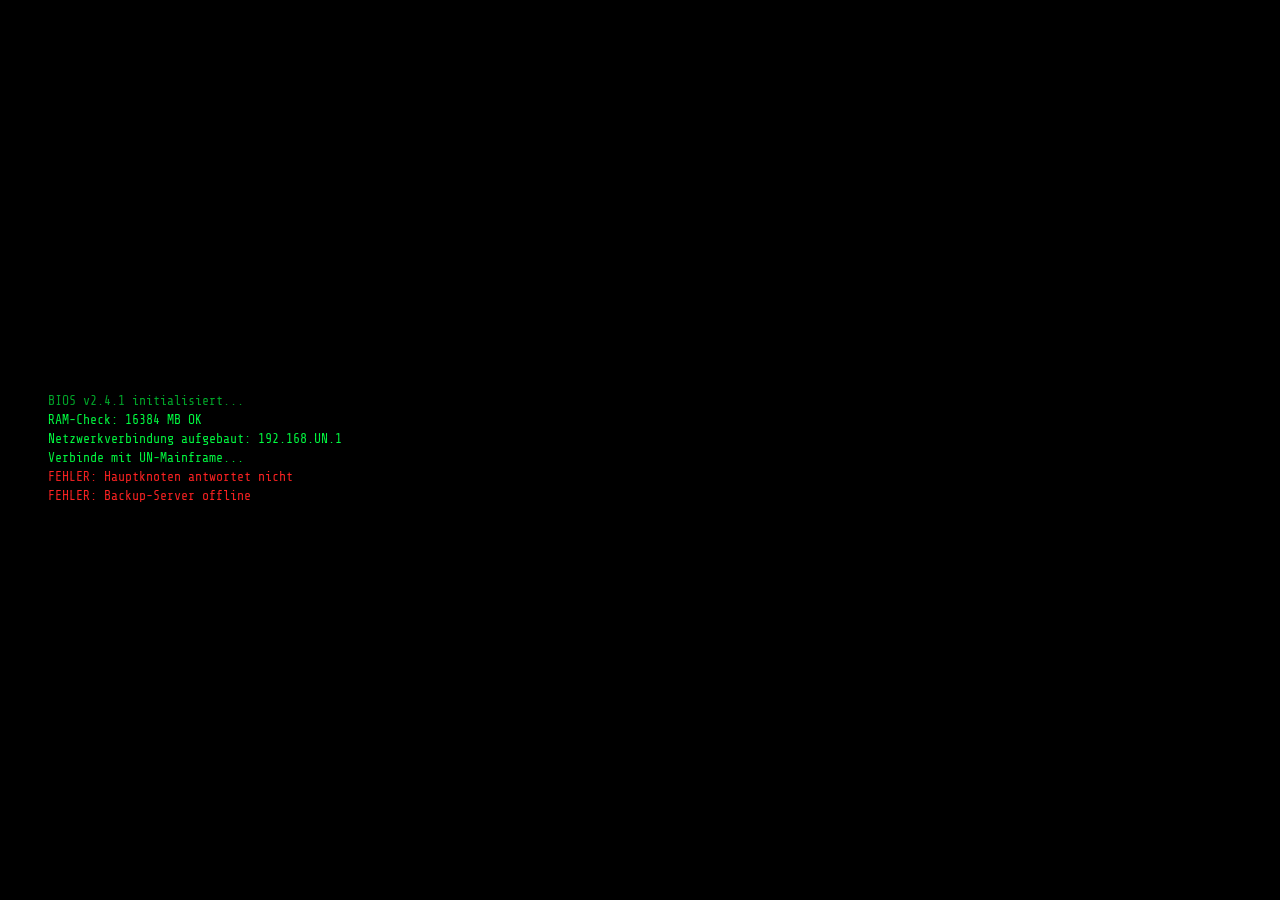
<file: index.html>
<!DOCTYPE html>
<html lang="de">
<head>
  <meta charset="UTF-8">
  <meta name="viewport" content="width=device-width, initial-scale=1.0">
  <title>UN MAINFRAME // GLOBAL CRISIS MONITOR</title>
  <link rel="stylesheet" href="style.css">
  <style>
    /* Boot sequence styles */
    #boot-screen {
      position: fixed;
      inset: 0;
      background: #000;
      z-index: 1000;
      display: flex;
      flex-direction: column;
      justify-content: center;
      padding: 3rem;
      font-family: 'Share Tech Mono', monospace;
    }

    .boot-line {
      font-size: 0.82rem;
      color: #00ff41;
      margin-bottom: 0.25rem;
      opacity: 0;
      transition: opacity 0.1s;
    }

    .boot-line.dim { color: #00aa2a; }
    .boot-line.warn { color: #ffcc00; }
    .boot-line.err  { color: #ff2222; }

    #main-screen {
      display: none;
    }

    .intro-container {
      display: flex;
      flex-direction: column;
      align-items: center;
      gap: 2rem;
      width: 100%;
      max-width: 720px;
    }

    .signal-bars {
      display: flex;
      gap: 4px;
      align-items: flex-end;
      height: 30px;
    }

    .signal-bar {
      width: 6px;
      background: var(--green-dim);
      border-radius: 1px;
      animation: signal-pulse 1.2s ease-in-out infinite;
    }

    .signal-bar:nth-child(1) { height: 30%; animation-delay: 0s; }
    .signal-bar:nth-child(2) { height: 55%; animation-delay: 0.15s; }
    .signal-bar:nth-child(3) { height: 80%; animation-delay: 0.3s; }
    .signal-bar:nth-child(4) { height: 100%; animation-delay: 0.45s; }
    .signal-bar:nth-child(5) { height: 65%; animation-delay: 0.6s; }

    @keyframes signal-pulse {
      0%, 100% { background: var(--green-dim); }
      50% { background: var(--green); box-shadow: 0 0 6px var(--green); }
    }

    .status-grid {
      display: grid;
      grid-template-columns: 1fr 1fr;
      gap: 0.8rem;
      width: 100%;
    }

    .status-item {
      display: flex;
      justify-content: space-between;
      font-size: 0.75rem;
      padding: 0.4rem 0;
      border-bottom: 1px solid var(--border);
      color: var(--green-dim);
    }

    .status-item .val { color: var(--red); }
    .status-item .val.ok { color: var(--green); }

    .warning-box {
      border: 1px solid var(--red);
      padding: 1.2rem;
      width: 100%;
      background: rgba(255,34,34,0.03);
    }

    .warning-box p {
      font-size: 0.8rem;
      line-height: 1.7;
      color: #ffaaaa;
    }

    .warning-box .warn-title {
      color: var(--red);
      font-size: 0.7rem;
      letter-spacing: 0.2em;
      margin-bottom: 0.5rem;
      display: flex;
      align-items: center;
      gap: 0.4rem;
    }

    @keyframes warning-blink {
      0%, 100% { opacity: 1; }
      50% { opacity: 0.3; }
    }

    .blink { animation: warning-blink 1s infinite; }
  </style>
</head>
<body>

  <!-- BOOT SEQUENCE -->
  <div id="boot-screen">
    <div id="boot-lines"></div>
  </div>

  <!-- MAIN INTRO SCREEN -->
  <div id="main-screen" class="screen">
    <div class="intro-container">

      <div class="signal-bars">
        <div class="signal-bar"></div>
        <div class="signal-bar"></div>
        <div class="signal-bar"></div>
        <div class="signal-bar"></div>
        <div class="signal-bar"></div>
      </div>

      <div>
        <div class="logo flicker">GLOBAL CRISIS MONITOR</div>
        <div class="subtitle">UN Mainframe Recovery System // v4.7.2</div>
      </div>

      <div class="panel" style="width:100%">
        <div class="panel-title">SYSTEM STATUS — KRITISCHER FEHLER ERKANNT</div>

        <div class="status-grid">
          <div class="status-item">
            <span>Sicherheitsrat-Protokolle</span>
            <span class="val">OFFLINE</span>
          </div>
          <div class="status-item">
            <span>Menschenrechtsdatenbank</span>
            <span class="val">KORRUPT</span>
          </div>
          <div class="status-item">
            <span>SDG-Relaisstation</span>
            <span class="val">INSTABIL</span>
          </div>
          <div class="status-item">
            <span>Generalversammlung Feed</span>
            <span class="val">GETRENNT</span>
          </div>
          <div class="status-item">
            <span>Audio-Verbindung</span>
            <span class="val ok">AKTIV</span>
          </div>
          <div class="status-item">
            <span>Rettungs-Agent</span>
            <span class="val ok">VERBUNDEN</span>
          </div>
        </div>
      </div>

      <div class="warning-box">
        <div class="warn-title">
          <span class="blink">⚠</span>
          KRITISCHE SYSTEMMELDUNG
        </div>
        <p>
          Der UN-Mainframe ist abgestürzt. Jahrzehnte diplomatischer Protokolle,
          Menschenrechtsdaten und SDG-Berichte sind vom Verlust bedroht.
          Du bist als Rettungs-Agent eingesetzt worden.
          <br><br>
          Stabilisiere alle vier Systemsektoren — und entscheide am Ende selbst,
          ob das System es wert ist, gerettet zu werden.
        </p>
      </div>

      <!-- AUDIO PLACEHOLDER — Intro-Podcast -->
      <div class="audio-placeholder" style="width:100%">
        <span class="audio-icon">📻</span>
        <div>GLOBAL CRISIS MONITOR — FOLGE 47</div>
        <div style="font-size:0.7rem; margin-top:0.3rem; color:#aa8800">
          [ Audiodatei: audio/intro.mp3 — wird nach Fertigstellung eingebunden ]
        </div>
      </div>

      <button class="btn btn-primary" onclick="startGame()">
        [ SYSTEM BETRETEN ]
      </button>

    </div>
  </div>

  <script>
    // ── BOOT SEQUENCE ──
    const bootMessages = [
      { text: 'BIOS v2.4.1 initialisiert...', cls: 'dim', delay: 0 },
      { text: 'RAM-Check: 16384 MB OK', cls: '', delay: 180 },
      { text: 'Netzwerkverbindung aufgebaut: 192.168.UN.1', cls: '', delay: 320 },
      { text: 'Verbinde mit UN-Mainframe...', cls: '', delay: 500 },
      { text: 'FEHLER: Hauptknoten antwortet nicht', cls: 'err', delay: 900 },
      { text: 'FEHLER: Backup-Server offline', cls: 'err', delay: 1100 },
      { text: 'WARNUNG: Datenverlust erkannt — Sektoren 1-4', cls: 'warn', delay: 1350 },
      { text: 'Aktiviere Notfall-Wiederherstellungsprotokoll...', cls: 'warn', delay: 1700 },
      { text: 'Suche Rettungs-Agent...', cls: 'dim', delay: 2100 },
      { text: 'Agent gefunden. Authentifizierung läuft...', cls: '', delay: 2500 },
      { text: 'Zugang gewährt.', cls: 'bright', delay: 3000 },
      { text: '', cls: '', delay: 3200 },
      { text: '> WILLKOMMEN IM SYSTEM', cls: 'bright', delay: 3300 },
    ];

    const bootContainer = document.getElementById('boot-lines');

    bootMessages.forEach(({ text, cls, delay }) => {
      setTimeout(() => {
        const line = document.createElement('div');
        line.className = `boot-line ${cls}`;
        line.textContent = text;
        bootContainer.appendChild(line);
        // fade in
        requestAnimationFrame(() => {
          requestAnimationFrame(() => { line.style.opacity = '1'; });
        });
        // scroll to bottom
        line.scrollIntoView({ behavior: 'smooth' });
      }, delay);
    });

    // After boot, show main screen
    setTimeout(() => {
      const boot = document.getElementById('boot-screen');
      boot.style.transition = 'opacity 0.8s';
      boot.style.opacity = '0';
      setTimeout(() => {
        boot.style.display = 'none';
        const main = document.getElementById('main-screen');
        main.style.display = 'flex';
        main.style.opacity = '0';
        main.style.transition = 'opacity 0.8s';
        requestAnimationFrame(() => {
          requestAnimationFrame(() => { main.style.opacity = '1'; });
        });
      }, 800);
    }, 4000);

    function startGame() {
      window.location.href = 'phases/phase1.html';
    }
  </script>

</body>
</html>
</file>
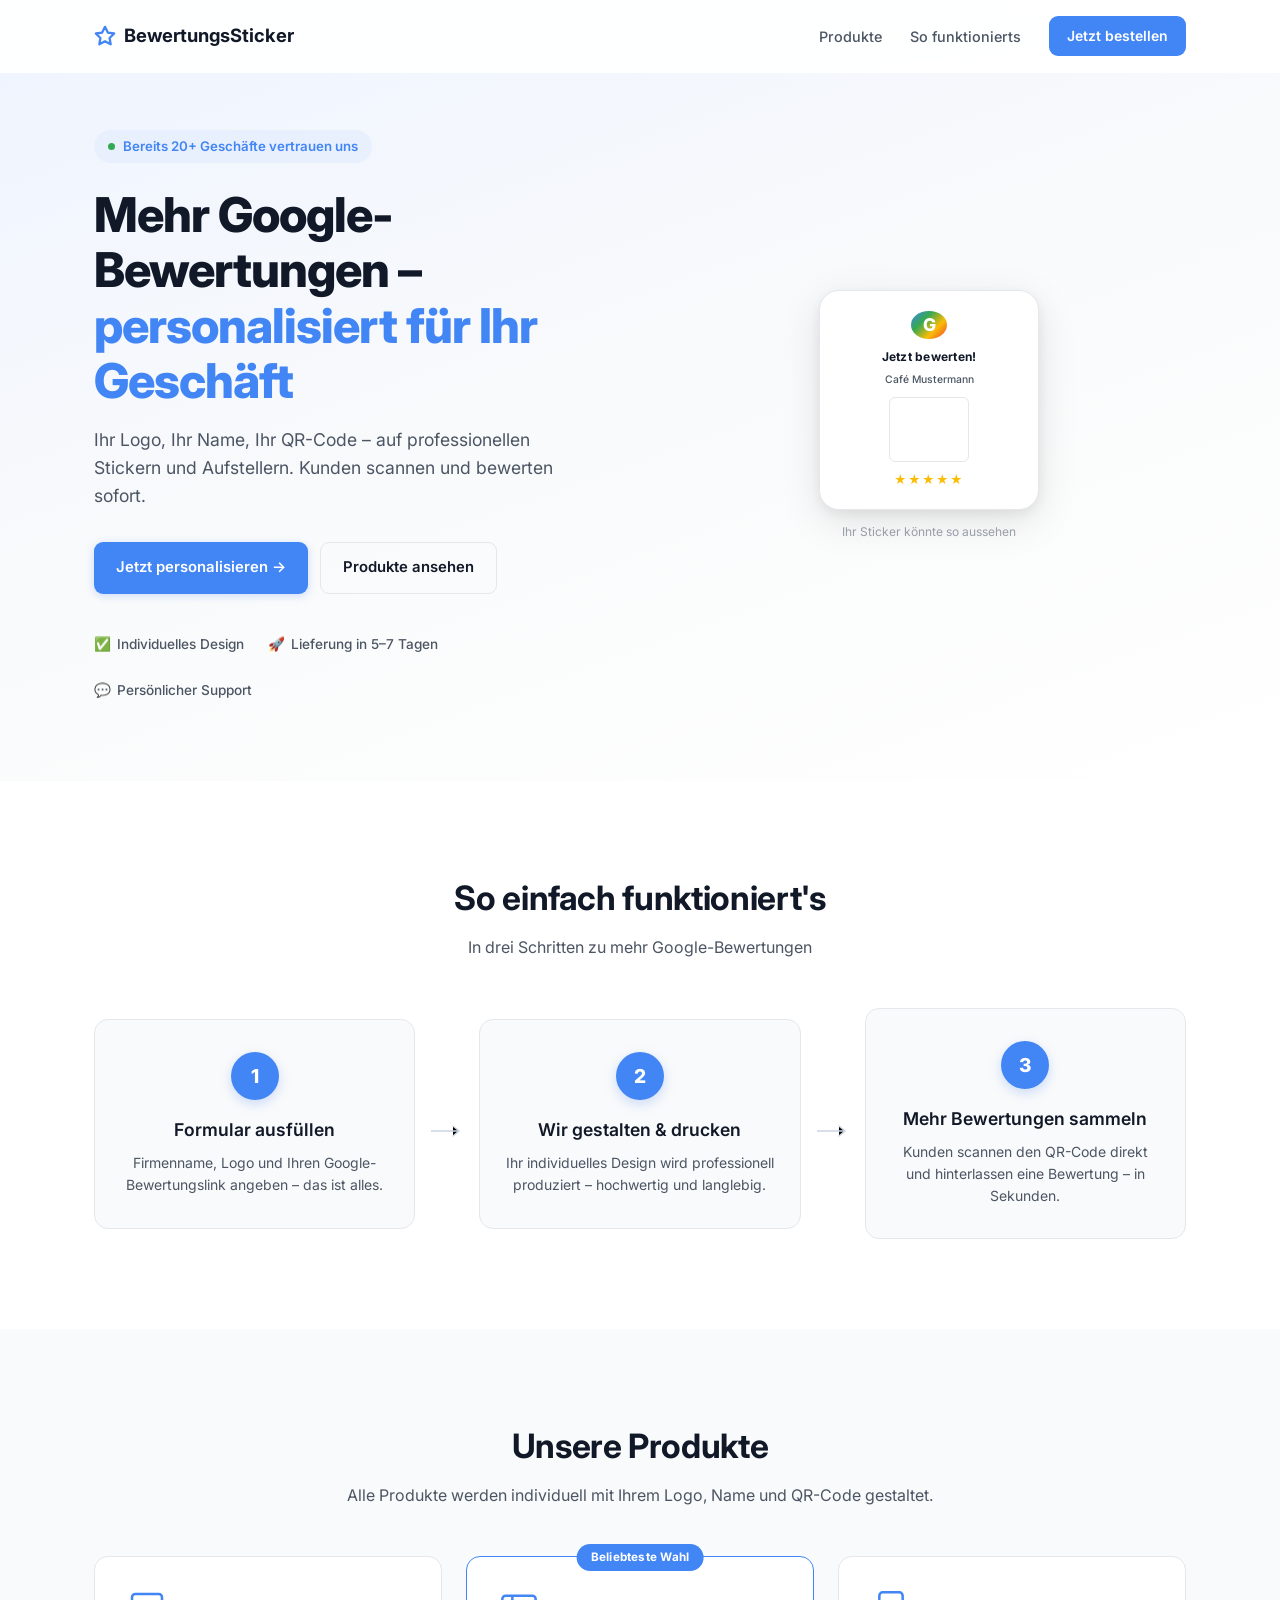
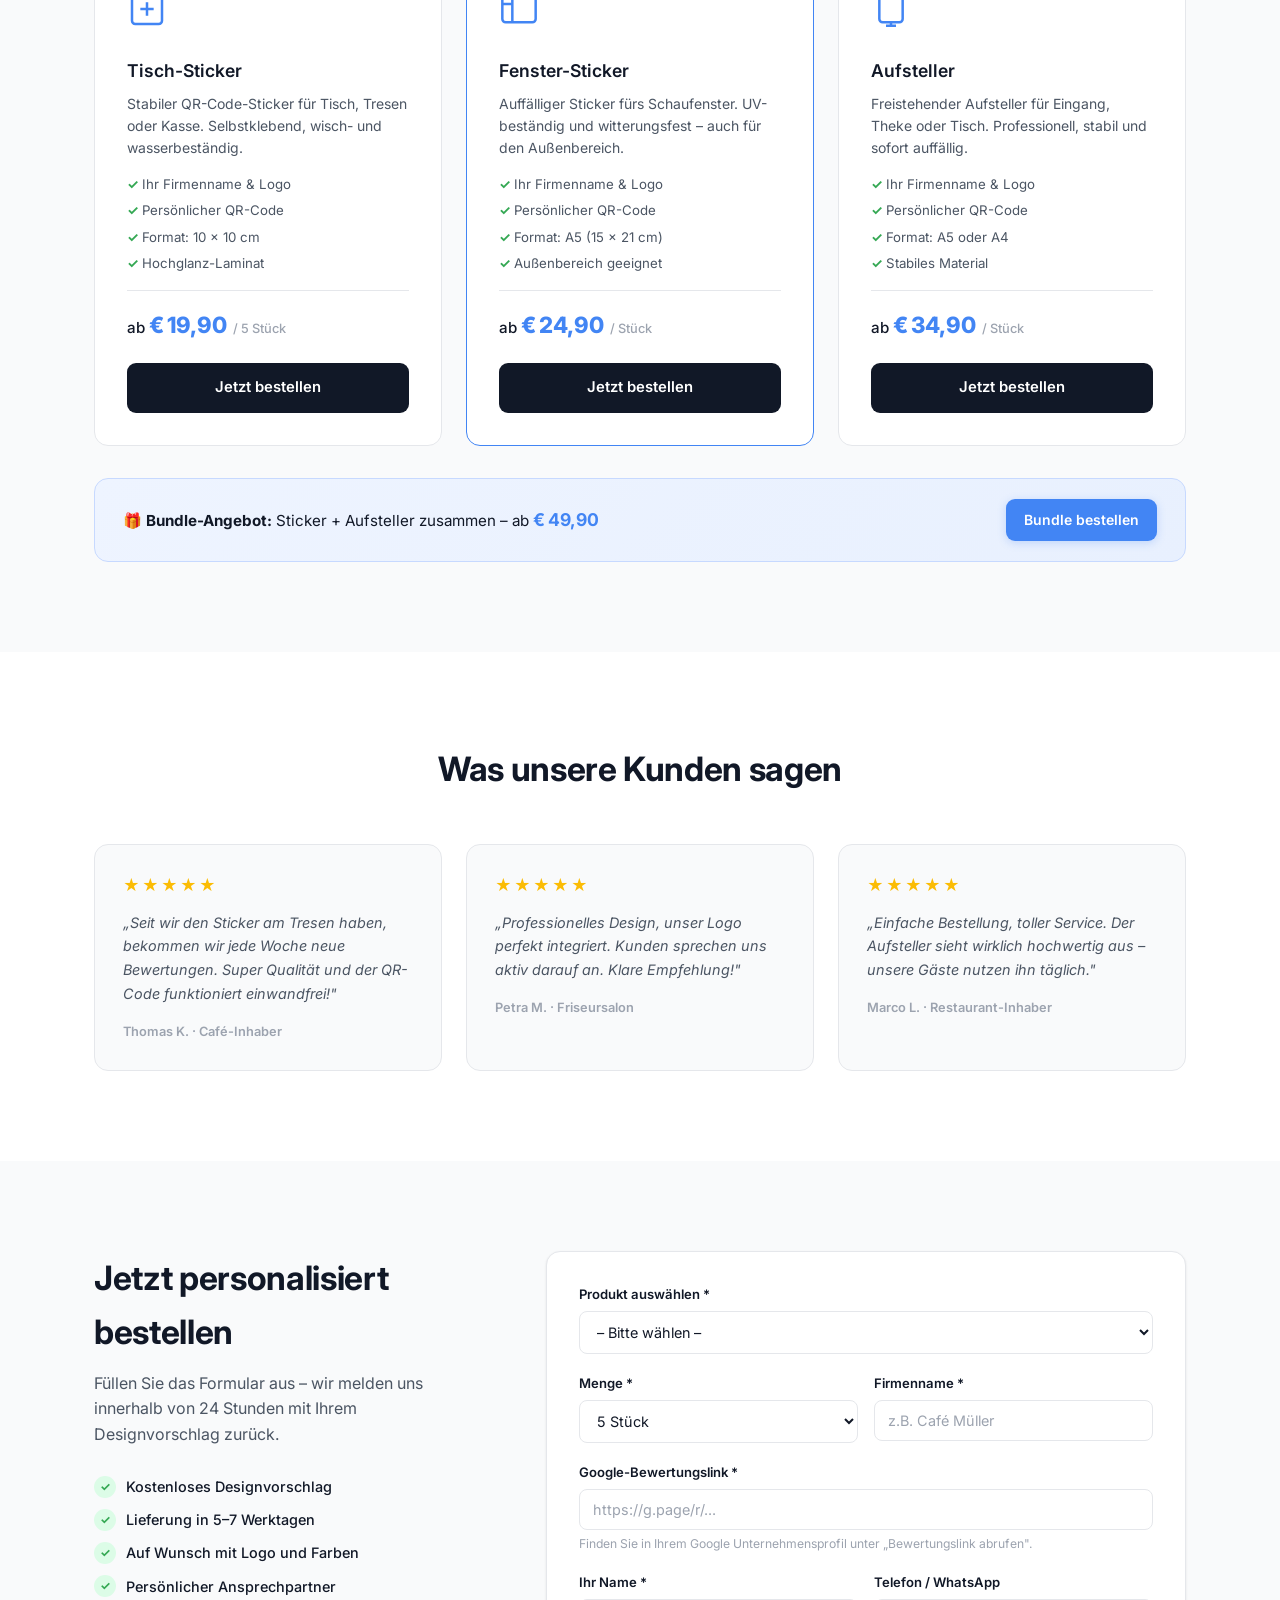
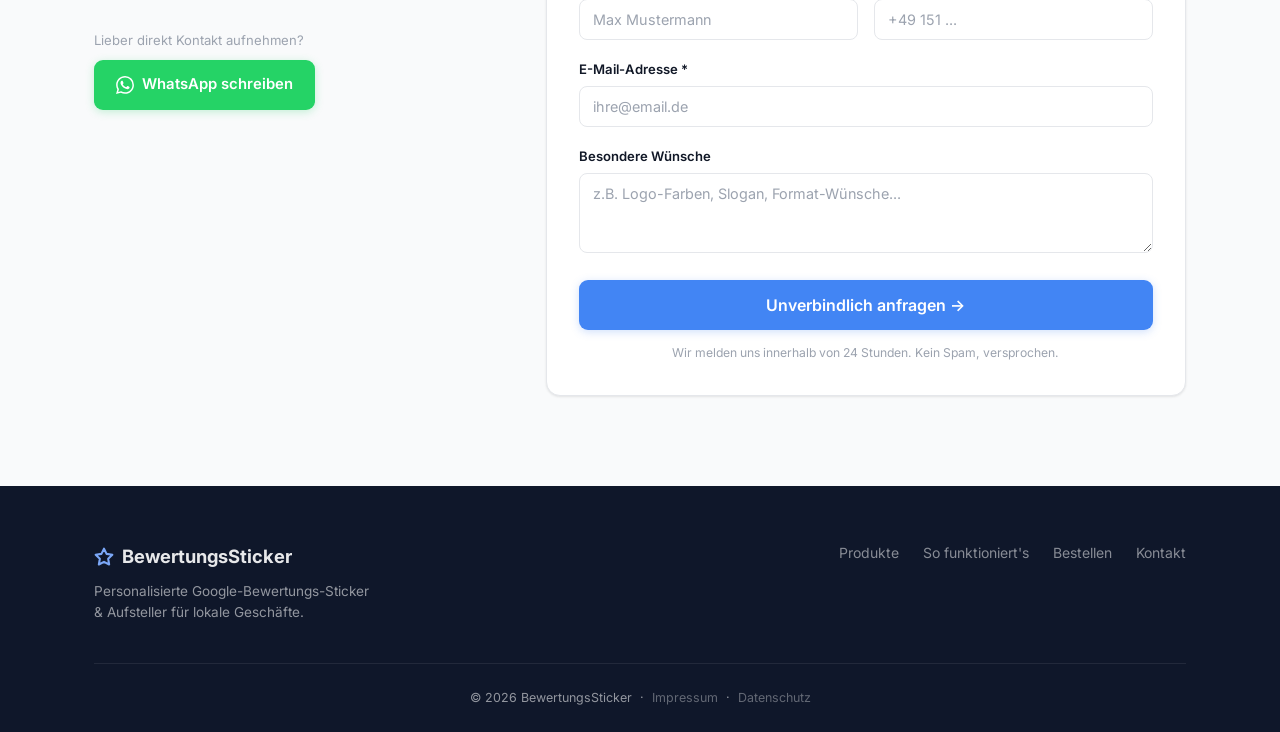
<file: sticker-site/index.html>
<!DOCTYPE html>
<html lang="de">
<head>
  <meta charset="UTF-8">
  <meta name="viewport" content="width=device-width, initial-scale=1.0">
  <title>BewertungsSticker – Personalisierte Google-Bewertungs-Sticker für Ihr Geschäft</title>
  <meta name="description" content="Mehr Google-Bewertungen für Ihr Geschäft. Personalisierte Sticker und Aufsteller mit Ihrem Logo und QR-Code. Schnelle Lieferung, top Qualität.">
  <link rel="preconnect" href="https://fonts.googleapis.com">
  <link rel="preconnect" href="https://fonts.gstatic.com" crossorigin>
  <link href="https://fonts.googleapis.com/css2?family=Inter:wght@400;500;600;700;800&display=swap" rel="stylesheet">
  <link rel="stylesheet" href="style.css">
</head>
<body>

  <!-- ── Navigation ── -->
  <nav id="nav">
    <div class="nav-inner">
      <div class="logo">
        <svg width="22" height="22" viewBox="0 0 24 24" fill="none" stroke="#4285F4" stroke-width="2.5" stroke-linecap="round" stroke-linejoin="round"><polygon points="12 2 15.09 8.26 22 9.27 17 14.14 18.18 21.02 12 17.77 5.82 21.02 7 14.14 2 9.27 8.91 8.26 12 2"/></svg>
        BewertungsSticker
      </div>
      <div class="nav-links">
        <a href="#produkte">Produkte</a>
        <a href="#wie-es-funktioniert">So funktionierts</a>
        <a href="#bestellen" class="btn btn-nav">Jetzt bestellen</a>
      </div>
      <button class="nav-burger" id="navBurger" aria-label="Menü öffnen">
        <span></span><span></span><span></span>
      </button>
    </div>
    <div class="nav-mobile" id="navMobile">
      <a href="#produkte">Produkte</a>
      <a href="#wie-es-funktioniert">So funktionierts</a>
      <a href="#bestellen">Jetzt bestellen</a>
    </div>
  </nav>

  <!-- ── Hero ── -->
  <section class="hero">
    <div class="container">
      <div class="hero-content">
        <div class="hero-badge">
          <span class="badge-dot"></span>
          Bereits 20+ Geschäfte vertrauen uns
        </div>
        <h1>Mehr Google-Bewertungen –<br><span class="accent">personalisiert für Ihr Geschäft</span></h1>
        <p class="hero-sub">
          Ihr Logo, Ihr Name, Ihr QR-Code – auf professionellen Stickern und Aufstellern. Kunden scannen und bewerten sofort.
        </p>
        <div class="hero-actions">
          <a href="#bestellen" class="btn btn-primary">Jetzt personalisieren →</a>
          <a href="#produkte" class="btn btn-ghost">Produkte ansehen</a>
        </div>
        <div class="hero-trust">
          <div class="trust-item"><span>✅</span> Individuelles Design</div>
          <div class="trust-item"><span>🚀</span> Lieferung in 5–7 Tagen</div>
          <div class="trust-item"><span>💬</span> Persönlicher Support</div>
        </div>
      </div>
      <div class="hero-visual">
        <div class="sticker-mockup">
          <div class="mock-sticker">
            <div class="mock-g">G</div>
            <div class="mock-title">Jetzt bewerten!</div>
            <div class="mock-name">Café Mustermann</div>
            <div class="mock-qr">
              <div class="qr-inner">
                <div class="qr-grid">
                  <div class="qr-block tl"></div>
                  <div class="qr-block tr"></div>
                  <div class="qr-block bl"></div>
                  <div class="qr-dots"></div>
                </div>
              </div>
            </div>
            <div class="mock-stars">★★★★★</div>
          </div>
          <div class="mock-label">Ihr Sticker könnte so aussehen</div>
        </div>
      </div>
    </div>
  </section>

  <!-- ── How it works ── -->
  <section class="how-it-works" id="wie-es-funktioniert">
    <div class="container">
      <div class="section-header">
        <h2>So einfach funktioniert's</h2>
        <p class="section-sub">In drei Schritten zu mehr Google-Bewertungen</p>
      </div>
      <div class="steps">
        <div class="step">
          <div class="step-num">1</div>
          <h3>Formular ausfüllen</h3>
          <p>Firmenname, Logo und Ihren Google-Bewertungslink angeben – das ist alles.</p>
        </div>
        <div class="step-connector">
          <svg width="32" height="12" viewBox="0 0 32 12"><path d="M0 6h28M22 1l6 5-6 5" stroke="#CBD5E1" stroke-width="1.5" stroke-linecap="round"/></svg>
        </div>
        <div class="step">
          <div class="step-num">2</div>
          <h3>Wir gestalten & drucken</h3>
          <p>Ihr individuelles Design wird professionell produziert – hochwertig und langlebig.</p>
        </div>
        <div class="step-connector">
          <svg width="32" height="12" viewBox="0 0 32 12"><path d="M0 6h28M22 1l6 5-6 5" stroke="#CBD5E1" stroke-width="1.5" stroke-linecap="round"/></svg>
        </div>
        <div class="step">
          <div class="step-num">3</div>
          <h3>Mehr Bewertungen sammeln</h3>
          <p>Kunden scannen den QR-Code direkt und hinterlassen eine Bewertung – in Sekunden.</p>
        </div>
      </div>
    </div>
  </section>

  <!-- ── Products ── -->
  <section class="products" id="produkte">
    <div class="container">
      <div class="section-header">
        <h2>Unsere Produkte</h2>
        <p class="section-sub">Alle Produkte werden individuell mit Ihrem Logo, Name und QR-Code gestaltet.</p>
      </div>
      <div class="product-grid">

        <div class="product-card">
          <div class="product-icon">
            <svg width="40" height="40" viewBox="0 0 24 24" fill="none" stroke="#4285F4" stroke-width="1.5"><rect x="3" y="3" width="18" height="18" rx="2"/><path d="M8 12h8M12 8v8"/></svg>
          </div>
          <h3>Tisch-Sticker</h3>
          <p class="product-desc">Stabiler QR-Code-Sticker für Tisch, Tresen oder Kasse. Selbstklebend, wisch- und wasserbeständig.</p>
          <ul class="product-features">
            <li>Ihr Firmenname &amp; Logo</li>
            <li>Persönlicher QR-Code</li>
            <li>Format: 10 × 10 cm</li>
            <li>Hochglanz-Laminat</li>
          </ul>
          <div class="product-price">
            ab <strong>€&thinsp;19,90</strong>
            <span class="price-unit">/ 5 Stück</span>
          </div>
          <a href="#bestellen" class="btn btn-product">Jetzt bestellen</a>
        </div>

        <div class="product-card product-featured">
          <div class="product-badge">Beliebteste Wahl</div>
          <div class="product-icon">
            <svg width="40" height="40" viewBox="0 0 24 24" fill="none" stroke="#4285F4" stroke-width="1.5"><rect x="2" y="4" width="20" height="16" rx="2"/><path d="M8 4v16M2 9h6"/></svg>
          </div>
          <h3>Fenster-Sticker</h3>
          <p class="product-desc">Auffälliger Sticker fürs Schaufenster. UV-beständig und witterungsfest – auch für den Außenbereich.</p>
          <ul class="product-features">
            <li>Ihr Firmenname &amp; Logo</li>
            <li>Persönlicher QR-Code</li>
            <li>Format: A5 (15 × 21 cm)</li>
            <li>Außenbereich geeignet</li>
          </ul>
          <div class="product-price">
            ab <strong>€&thinsp;24,90</strong>
            <span class="price-unit">/ Stück</span>
          </div>
          <a href="#bestellen" class="btn btn-product">Jetzt bestellen</a>
        </div>

        <div class="product-card">
          <div class="product-icon">
            <svg width="40" height="40" viewBox="0 0 24 24" fill="none" stroke="#4285F4" stroke-width="1.5"><rect x="5" y="2" width="14" height="18" rx="2"/><path d="M9 22h6M12 20v2"/></svg>
          </div>
          <h3>Aufsteller</h3>
          <p class="product-desc">Freistehender Aufsteller für Eingang, Theke oder Tisch. Professionell, stabil und sofort auffällig.</p>
          <ul class="product-features">
            <li>Ihr Firmenname &amp; Logo</li>
            <li>Persönlicher QR-Code</li>
            <li>Format: A5 oder A4</li>
            <li>Stabiles Material</li>
          </ul>
          <div class="product-price">
            ab <strong>€&thinsp;34,90</strong>
            <span class="price-unit">/ Stück</span>
          </div>
          <a href="#bestellen" class="btn btn-product">Jetzt bestellen</a>
        </div>

      </div>

      <div class="bundle-banner">
        <div class="bundle-text">
          <strong>🎁 Bundle-Angebot:</strong> Sticker + Aufsteller zusammen –
          <span class="bundle-price">ab <strong>€&thinsp;49,90</strong></span>
        </div>
        <a href="#bestellen" class="btn btn-primary btn-sm">Bundle bestellen</a>
      </div>
    </div>
  </section>

  <!-- ── Testimonials ── -->
  <section class="testimonials">
    <div class="container">
      <div class="section-header">
        <h2>Was unsere Kunden sagen</h2>
      </div>
      <div class="testimonial-grid">
        <div class="testimonial-card">
          <div class="t-stars">★★★★★</div>
          <p>„Seit wir den Sticker am Tresen haben, bekommen wir jede Woche neue Bewertungen. Super Qualität und der QR-Code funktioniert einwandfrei!"</p>
          <div class="t-author">Thomas K. · Café-Inhaber</div>
        </div>
        <div class="testimonial-card">
          <div class="t-stars">★★★★★</div>
          <p>„Professionelles Design, unser Logo perfekt integriert. Kunden sprechen uns aktiv darauf an. Klare Empfehlung!"</p>
          <div class="t-author">Petra M. · Friseursalon</div>
        </div>
        <div class="testimonial-card">
          <div class="t-stars">★★★★★</div>
          <p>„Einfache Bestellung, toller Service. Der Aufsteller sieht wirklich hochwertig aus – unsere Gäste nutzen ihn täglich."</p>
          <div class="t-author">Marco L. · Restaurant-Inhaber</div>
        </div>
      </div>
    </div>
  </section>

  <!-- ── Order Form ── -->
  <section class="order-section" id="bestellen">
    <div class="container">
      <div class="order-wrapper">

        <div class="order-info">
          <h2>Jetzt personalisiert bestellen</h2>
          <p>Füllen Sie das Formular aus – wir melden uns innerhalb von 24 Stunden mit Ihrem Designvorschlag zurück.</p>

          <div class="order-points">
            <div class="order-point"><span class="op-check">✓</span> Kostenloses Designvorschlag</div>
            <div class="order-point"><span class="op-check">✓</span> Lieferung in 5–7 Werktagen</div>
            <div class="order-point"><span class="op-check">✓</span> Auf Wunsch mit Logo und Farben</div>
            <div class="order-point"><span class="op-check">✓</span> Persönlicher Ansprechpartner</div>
          </div>

          <div class="direct-contact">
            <p class="contact-label">Lieber direkt Kontakt aufnehmen?</p>
            <!-- TODO: Ihre WhatsApp-Nummer eintragen (z.B. +4917612345678) -->
            <a href="https://wa.me/49IHRE_NUMMER?text=Hallo%2C%20ich%20m%C3%B6chte%20personalisierte%20Google-Bewertungs-Sticker%20bestellen." class="btn btn-whatsapp" target="_blank" rel="noopener noreferrer">
              <svg width="18" height="18" viewBox="0 0 24 24" fill="currentColor"><path d="M17.472 14.382c-.297-.149-1.758-.867-2.03-.967-.273-.099-.471-.148-.67.15-.197.297-.767.966-.94 1.164-.173.199-.347.223-.644.075-.297-.15-1.255-.463-2.39-1.475-.883-.788-1.48-1.761-1.653-2.059-.173-.297-.018-.458.13-.606.134-.133.298-.347.446-.52.149-.174.198-.298.298-.497.099-.198.05-.371-.025-.52-.075-.149-.669-1.612-.916-2.207-.242-.579-.487-.5-.669-.51-.173-.008-.371-.01-.57-.01-.198 0-.52.074-.792.372-.272.297-1.04 1.016-1.04 2.479 0 1.462 1.065 2.875 1.213 3.074.149.198 2.096 3.2 5.077 4.487.709.306 1.262.489 1.694.625.712.227 1.36.195 1.871.118.571-.085 1.758-.719 2.006-1.413.248-.694.248-1.289.173-1.413-.074-.124-.272-.198-.57-.347m-5.421 7.403h-.004a9.87 9.87 0 01-5.031-1.378l-.361-.214-3.741.982.998-3.648-.235-.374a9.86 9.86 0 01-1.51-5.26c.001-5.45 4.436-9.884 9.888-9.884 2.64 0 5.122 1.03 6.988 2.898a9.825 9.825 0 012.893 6.994c-.003 5.45-4.437 9.884-9.885 9.884m8.413-18.297A11.815 11.815 0 0012.05 0C5.495 0 .16 5.335.157 11.892c0 2.096.547 4.142 1.588 5.945L.057 24l6.305-1.654a11.882 11.882 0 005.683 1.448h.005c6.554 0 11.89-5.335 11.893-11.893a11.821 11.821 0 00-3.48-8.413z"/></svg>
              WhatsApp schreiben
            </a>
          </div>
        </div>

        <!--
          TODO: Formspree-Integration:
          1. Kostenlos registrieren auf formspree.io
          2. Neues Formular anlegen → Form-ID kopieren
          3. action="https://formspree.io/f/IHRE_FORM_ID" eintragen
        -->
        <form class="order-form" id="orderForm" action="https://formspree.io/f/IHRE_FORM_ID" method="POST">
          <div class="form-group">
            <label for="produkt">Produkt auswählen *</label>
            <select id="produkt" name="produkt" required>
              <option value="">– Bitte wählen –</option>
              <option value="tisch-sticker">Tisch-Sticker (ab €19,90 / 5 Stück)</option>
              <option value="fenster-sticker">Fenster-Sticker (ab €24,90 / Stück)</option>
              <option value="aufsteller">Aufsteller (ab €34,90 / Stück)</option>
              <option value="bundle">Bundle: Sticker + Aufsteller (ab €49,90)</option>
            </select>
          </div>

          <div class="form-row">
            <div class="form-group">
              <label for="menge">Menge *</label>
              <select id="menge" name="menge" required>
                <option value="1">1 Stück</option>
                <option value="2">2 Stück</option>
                <option value="5" selected>5 Stück</option>
                <option value="10">10 Stück</option>
                <option value="25">25+ Stück (Rabatt)</option>
              </select>
            </div>
            <div class="form-group">
              <label for="firmenname">Firmenname *</label>
              <input type="text" id="firmenname" name="firmenname" placeholder="z.B. Café Müller" required autocomplete="organization">
            </div>
          </div>

          <div class="form-group">
            <label for="google_link">Google-Bewertungslink *</label>
            <input type="url" id="google_link" name="google_link" placeholder="https://g.page/r/..." required>
            <span class="form-hint">Finden Sie in Ihrem Google Unternehmensprofil unter „Bewertungslink abrufen".</span>
          </div>

          <div class="form-row">
            <div class="form-group">
              <label for="name">Ihr Name *</label>
              <input type="text" id="name" name="name" placeholder="Max Mustermann" required autocomplete="name">
            </div>
            <div class="form-group">
              <label for="telefon">Telefon / WhatsApp</label>
              <input type="tel" id="telefon" name="telefon" placeholder="+49 151 ..." autocomplete="tel">
            </div>
          </div>

          <div class="form-group">
            <label for="email">E-Mail-Adresse *</label>
            <input type="email" id="email" name="email" placeholder="ihre@email.de" required autocomplete="email">
          </div>

          <div class="form-group">
            <label for="wuensche">Besondere Wünsche</label>
            <textarea id="wuensche" name="wuensche" rows="3" placeholder="z.B. Logo-Farben, Slogan, Format-Wünsche..."></textarea>
          </div>

          <button type="submit" class="btn btn-primary btn-full" id="submitBtn">
            Unverbindlich anfragen →
          </button>
          <p class="form-disclaimer">Wir melden uns innerhalb von 24 Stunden. Kein Spam, versprochen.</p>
        </form>
      </div>
    </div>
  </section>

  <!-- ── Footer ── -->
  <footer>
    <div class="container">
      <div class="footer-inner">
        <div class="footer-brand">
          <div class="logo logo-light">
            <svg width="20" height="20" viewBox="0 0 24 24" fill="none" stroke="#7BA7F7" stroke-width="2.5" stroke-linecap="round" stroke-linejoin="round"><polygon points="12 2 15.09 8.26 22 9.27 17 14.14 18.18 21.02 12 17.77 5.82 21.02 7 14.14 2 9.27 8.91 8.26 12 2"/></svg>
            BewertungsSticker
          </div>
          <p>Personalisierte Google-Bewertungs-Sticker &amp; Aufsteller für lokale Geschäfte.</p>
        </div>
        <nav class="footer-nav">
          <a href="#produkte">Produkte</a>
          <a href="#wie-es-funktioniert">So funktioniert's</a>
          <a href="#bestellen">Bestellen</a>
          <!-- TODO: E-Mail-Adresse eintragen -->
          <a href="mailto:info@bewertungssticker.de">Kontakt</a>
        </nav>
      </div>
      <div class="footer-bottom">
        <!-- TODO: Impressum & Datenschutz Seiten anlegen (gesetzlich erforderlich) -->
        <p>© 2026 BewertungsSticker &nbsp;·&nbsp; <a href="#">Impressum</a> &nbsp;·&nbsp; <a href="#">Datenschutz</a></p>
      </div>
    </div>
  </footer>

  <script>
    // ── Mobile menu ──
    const burger = document.getElementById('navBurger');
    const mobileMenu = document.getElementById('navMobile');
    burger.addEventListener('click', () => {
      mobileMenu.classList.toggle('open');
      burger.classList.toggle('open');
    });
    mobileMenu.querySelectorAll('a').forEach(a => {
      a.addEventListener('click', () => {
        mobileMenu.classList.remove('open');
        burger.classList.remove('open');
      });
    });

    // ── Sticky nav shadow ──
    const nav = document.getElementById('nav');
    window.addEventListener('scroll', () => {
      nav.classList.toggle('scrolled', window.scrollY > 40);
    }, { passive: true });

    // ── Smooth scroll ──
    document.querySelectorAll('a[href^="#"]').forEach(a => {
      a.addEventListener('click', e => {
        const target = document.querySelector(a.getAttribute('href'));
        if (target) {
          e.preventDefault();
          target.scrollIntoView({ behavior: 'smooth', block: 'start' });
        }
      });
    });

    // ── Form submission ──
    const form = document.getElementById('orderForm');
    const submitBtn = document.getElementById('submitBtn');

    form.addEventListener('submit', async function(e) {
      e.preventDefault();
      submitBtn.disabled = true;
      submitBtn.textContent = 'Wird gesendet...';

      try {
        const data = new FormData(form);
        const res = await fetch(form.action, {
          method: 'POST',
          body: data,
          headers: { 'Accept': 'application/json' }
        });

        if (res.ok) {
          form.innerHTML = `
            <div class="form-success">
              <div class="success-icon">✓</div>
              <h3>Anfrage erhalten!</h3>
              <p>Vielen Dank für Ihre Bestellung. Wir melden uns innerhalb von 24 Stunden mit Ihrem Designvorschlag.</p>
            </div>
          `;
        } else {
          throw new Error('Fehler beim Senden');
        }
      } catch {
        submitBtn.disabled = false;
        submitBtn.textContent = 'Unverbindlich anfragen →';
        alert('Es gab einen Fehler. Bitte kontaktieren Sie uns direkt per WhatsApp oder E-Mail.');
      }
    });
  </script>
</body>
</html>
</file>
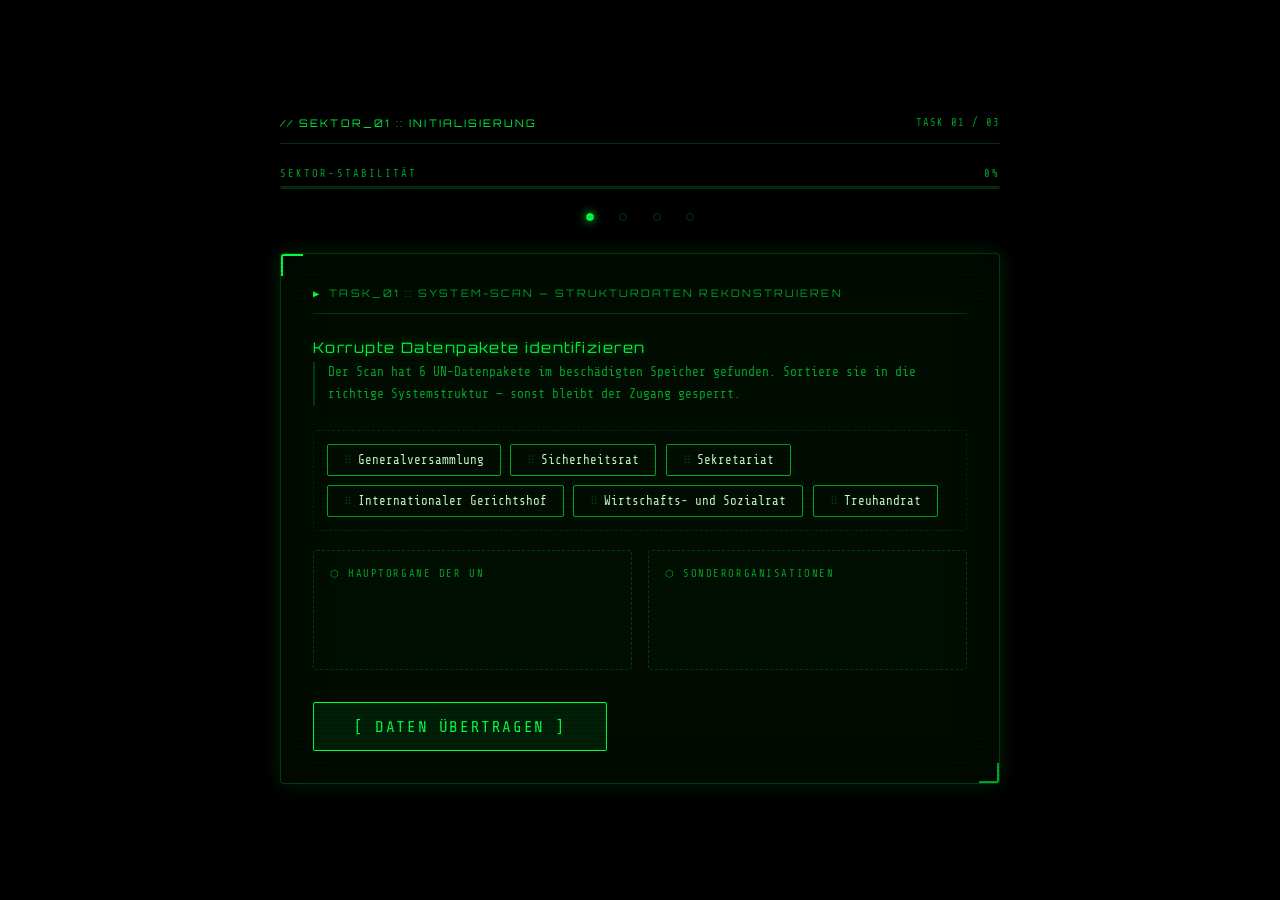
<file: phases/phase1.html>
<!DOCTYPE html>
<html lang="de">
<head>
  <meta charset="UTF-8">
  <meta name="viewport" content="width=device-width, initial-scale=1.0">
  <title>SEKTOR 01 // INITIALISIERUNG</title>
  <link rel="stylesheet" href="../style.css">
</head>
<body>

<div class="screen" id="game-area">

  <div class="game-header">
    <div class="phase-label">// SEKTOR_01 :: INITIALISIERUNG</div>
    <div class="mini-counter" id="mini-counter">TASK 01 / 03</div>
  </div>

  <div class="progress-wrap">
    <div class="progress-label">
      <span>SEKTOR-STABILITÄT</span>
      <span id="progress-pct">0%</span>
    </div>
    <div class="progress-bar">
      <div class="progress-fill" id="progress-fill" style="width:0%"></div>
    </div>
  </div>

  <div class="phase-indicator">
    <div class="phase-dot active"></div>
    <div class="phase-dot-line"></div>
    <div class="phase-dot"></div>
    <div class="phase-dot-line"></div>
    <div class="phase-dot"></div>
    <div class="phase-dot-line"></div>
    <div class="phase-dot"></div>
  </div>

  <!-- ══════════════════════════════════
       TASK 1 — Organe sortieren
  ══════════════════════════════════ -->
  <div class="minigame-wrap" id="mg1">
    <div class="panel">
      <div class="panel-corner-br"></div>
      <div class="panel-title">TASK_01 :: SYSTEM-SCAN — STRUKTURDATEN REKONSTRUIEREN</div>
      <div class="minigame-title">Korrupte Datenpakete identifizieren</div>
      <div class="minigame-desc" id="desc1">
        Der Scan hat 6 UN-Datenpakete im beschädigten Speicher gefunden. Sortiere sie in die richtige Systemstruktur — sonst bleibt der Zugang gesperrt.
      </div>

      <div style="display:flex; flex-wrap:wrap; gap:0.6rem; margin-bottom:1.2rem; padding:0.8rem; border:1px dashed rgba(0,255,65,0.12); border-radius:4px;" id="pool">
        <div class="drag-item" draggable="true" data-cat="haupt">Generalversammlung</div>
        <div class="drag-item" draggable="true" data-cat="haupt">Sicherheitsrat</div>
        <div class="drag-item" draggable="true" data-cat="haupt">Sekretariat</div>
        <div class="drag-item" draggable="true" data-cat="haupt">Internationaler Gerichtshof</div>
        <div class="drag-item" draggable="true" data-cat="haupt">Wirtschafts- und Sozialrat</div>
        <div class="drag-item" draggable="true" data-cat="haupt">Treuhandrat</div>
      </div>

      <div style="display:grid; grid-template-columns:1fr 1fr; gap:1rem; margin-bottom:1.5rem;">
        <div class="drop-zone" id="zone-haupt">
          <div class="drop-zone-title">⬡ Hauptorgane der UN</div>
        </div>
        <div class="drop-zone" id="zone-neben">
          <div class="drop-zone-title">⬡ Sonderorganisationen</div>
        </div>
      </div>

      <button class="btn btn-primary" onclick="checkMG1()">[ DATEN ÜBERTRAGEN ]</button>
    </div>
  </div>

  <!-- ══════════════════════════════════
       TASK 2 — Passwort / P5-Veto
  ══════════════════════════════════ -->
  <div class="minigame-wrap hidden" id="mg2">
    <div class="panel">
      <div class="panel-corner-br"></div>
      <div class="panel-title">TASK_02 :: PASSWORT-REKONSTRUKTION — ZUGANGSPROTOKOLL</div>
      <div class="minigame-title">Verschlüsselten Zugangscode knacken</div>
      <div class="minigame-desc" id="desc2">
        Das Sicherheitsrat-Archiv ist passwortgeschützt. Der Code ist das Abstimmungsprinzip — identifiziere es korrekt, um Zugang zu erhalten.
      </div>

      <div style="font-family:'Orbitron',monospace; font-size:1.6rem; color:var(--green); text-align:center; letter-spacing:0.5em; padding:1.2rem; border:1px solid var(--border); background:var(--bg-panel); margin-bottom:1.5rem; text-shadow:0 0 15px var(--green); animation:flicker 3s infinite;">
        _ &nbsp; _ &nbsp; _ &nbsp; _ &nbsp; _ &nbsp; _
      </div>

      <div style="font-size:0.82rem; color:var(--green-dim); margin-bottom:1.2rem; border-left:2px solid var(--green-dark); padding-left:0.8rem; line-height:1.6;">
        Der Sicherheitsrat braucht mindestens 9 von 15 Stimmen für eine Resolution.<br>
        Was macht die 5 permanenten Mitglieder (P5) dabei absolut einzigartig?
      </div>

      <div class="mc-options" id="mc2">
        <div class="mc-option" data-correct="false">Sie müssen einstimmig abstimmen, damit eine Resolution gilt.</div>
        <div class="mc-option" data-correct="true">Jedes P5-Mitglied kann eine Resolution alleine blockieren — durch sein Veto.</div>
        <div class="mc-option" data-correct="false">Sie haben drei Stimmen statt einer, aber kein Einzelveto.</div>
        <div class="mc-option" data-correct="false">Sie können Resolutionen verzögern, aber nicht dauerhaft blockieren.</div>
      </div>

      <button class="btn btn-primary hidden" id="mg2-next" onclick="showMG('mg3',3,3) || nextMG(3)">[ ZUGANG FREISCHALTEN ]</button>
    </div>
  </div>

  <!-- ══════════════════════════════════
       TASK 3 — Lückentext Gründung
  ══════════════════════════════════ -->
  <div class="minigame-wrap hidden" id="mg3">
    <div class="panel">
      <div class="panel-corner-br"></div>
      <div class="panel-title">TASK_03 :: DATEI-WIEDERHERSTELLUNG — GRÜNDUNGSPROTOKOLL</div>
      <div class="minigame-title">Fragmentierte Ursprungsdatei reparieren</div>
      <div class="minigame-desc" id="desc3">
        Das Gründungsprotokoll der UN ist beschädigt. Wähle die richtigen Begriffe aus dem Archiv und setze sie ein.
      </div>

      <div style="display:flex; flex-wrap:wrap; gap:0.5rem; margin-bottom:1.5rem; padding:0.8rem; border:1px dashed rgba(0,255,65,0.12); border-radius:4px;" id="word-bank">
        <div class="word-chip" data-word="1945" onclick="selectWord(this)">1945</div>
        <div class="word-chip" data-word="San Francisco" onclick="selectWord(this)">San Francisco</div>
        <div class="word-chip" data-word="Zweiten Weltkrieg" onclick="selectWord(this)">Zweiten Weltkrieg</div>
        <div class="word-chip" data-word="New York" onclick="selectWord(this)">New York</div>
        <div class="word-chip" data-word="1919" onclick="selectWord(this)">1919</div>
        <div class="word-chip" data-word="Ersten Weltkrieg" onclick="selectWord(this)">Ersten Weltkrieg</div>
        <div class="word-chip" data-word="Genf" onclick="selectWord(this)">Genf</div>
      </div>

      <div class="gap-text">
        Die Vereinten Nationen wurden im Jahr
        <span class="gap" data-answer="1945" id="gap1" onclick="fillGap(this)">____</span>
        in der Stadt
        <span class="gap" data-answer="San Francisco" id="gap2" onclick="fillGap(this)">____</span>
        gegründet. Der auslösende Faktor war der
        <span class="gap" data-answer="Zweiten Weltkrieg" id="gap3" onclick="fillGap(this)">____</span>,
        der gezeigt hatte, dass eine internationale Friedensordnung überlebenswichtig ist.
      </div>

      <button class="btn btn-primary" onclick="checkMG3()">[ DATEI WIEDERHERSTELLEN ]</button>
    </div>
  </div>

  <!-- ══════════════════════════════════
       SEKTOR ABGESCHLOSSEN
  ══════════════════════════════════ -->
  <div class="minigame-wrap hidden" id="phase-done">
    <div class="panel" style="text-align:center;">
      <div class="panel-corner-br"></div>
      <div class="panel-title" style="justify-content:center;">SEKTOR_01 :: STABILISIERUNG ABGESCHLOSSEN</div>
      <div style="font-size:3rem; margin:1rem 0; color:var(--green); text-shadow:0 0 30px var(--green); animation:pulse-dot 1.5s infinite;">✓</div>
      <div class="minigame-title" style="text-align:center; margin-bottom:0.5rem;">INITIALISIERUNG ERFOLGREICH</div>
      <div class="terminal-line dim" style="margin-bottom:2rem;">Grundstruktur der UN vollständig rekonstruiert.</div>

      <div class="audio-placeholder">
        <span class="audio-icon">📻</span>
        <strong>GLOBAL CRISIS MONITOR — Segment 1</strong>
        <div style="font-size:0.75rem; margin-top:0.5rem; line-height:1.6; color:#aa8800;">
          Marco, Lukas und Sarah diskutieren die UN-Grundstruktur und das P5-Veto.<br>
          [ ../audio/segment1.mp3 ]
        </div>
      </div>

      <button class="btn btn-primary" onclick="window.location.href='phase2.html'" style="margin-top:1rem;">
        [ SEKTOR 02 BETRETEN ]
      </button>
    </div>
  </div>

</div>

<script src="../effects.js"></script>
<script>
  let selectedWord = null;
  const gaps = {};

  // ── MG1: DRAG & DROP ──
  let dragged = null;
  document.querySelectorAll('.drag-item').forEach(item => {
    item.addEventListener('dragstart', () => { dragged = item; item.classList.add('dragging'); });
    item.addEventListener('dragend', () => item.classList.remove('dragging'));
  });

  ['zone-haupt','zone-neben','pool'].forEach(id => {
    const el = document.getElementById(id);
    el.addEventListener('dragover', e => { e.preventDefault(); if (id !== 'pool') el.classList.add('drag-over'); });
    el.addEventListener('dragleave', () => el.classList.remove('drag-over'));
    el.addEventListener('drop', e => { e.preventDefault(); el.classList.remove('drag-over'); if (dragged) el.appendChild(dragged); });
  });

  function checkMG1() {
    const hauptItems = document.getElementById('zone-haupt').querySelectorAll('.drag-item').length;
    if (hauptItems === 6) {
      showOverlay('granted', 'STRUKTURDATEN VERIFIZIERT');
      flashGreen();
      setProgress(33);
      setTimeout(() => showMG('mg2', 2, 3), 1500);
    } else {
      showOverlay('denied', 'DATENPAKETE UNVOLLSTÄNDIG');
      flashRed();
    }
  }

  // ── MG2: MULTIPLE CHOICE ──
  document.querySelectorAll('#mc2 .mc-option').forEach(opt => {
    opt.addEventListener('click', () => {
      if (opt.classList.contains('correct')) return;
      const correct = opt.dataset.correct === 'true';
      if (correct) {
        opt.classList.add('correct');
        document.querySelectorAll('#mc2 .mc-option').forEach(o => o.style.pointerEvents = 'none');
        showOverlay('granted', 'PASSWORT ENTSCHLÜSSELT');
        flashGreen();
        setProgress(66);
        setTimeout(() => {
          document.getElementById('mg2-next').classList.remove('hidden');
        }, 1200);
      } else {
        opt.classList.add('wrong');
        showOverlay('denied', 'FALSCHER ZUGANGSCODE');
        flashRed();
        shake(opt);
        setTimeout(() => opt.classList.remove('wrong'), 600);
      }
    });
  });

  // Override next for mg2 btn
  document.getElementById('mg2-next') && (document.getElementById('mg2-next').onclick = () => showMG('mg3', 3, 3));

  // ── MG3: LÜCKENTEXT ──
  function selectWord(el) {
    if (el.classList.contains('used')) return;
    document.querySelectorAll('.word-chip').forEach(c => c.classList.remove('active-select'));
    if (selectedWord === el.dataset.word) { selectedWord = null; return; }
    el.classList.add('active-select');
    selectedWord = el.dataset.word;
  }

  function fillGap(gapEl) {
    if (!selectedWord) return;
    // Remove previous fill from word bank if replacing
    const prev = gaps[gapEl.id];
    if (prev) {
      document.querySelectorAll('.word-chip').forEach(c => {
        if (c.dataset.word === prev) { c.classList.remove('used'); }
      });
    }
    gapEl.textContent = selectedWord;
    gapEl.classList.add('filled');
    gaps[gapEl.id] = selectedWord;
    document.querySelectorAll('.word-chip').forEach(c => {
      if (c.dataset.word === selectedWord) { c.classList.add('used'); c.classList.remove('active-select'); }
    });
    selectedWord = null;
  }

  function checkMG3() {
    const ok = gaps['gap1'] === '1945' && gaps['gap2'] === 'San Francisco' && gaps['gap3'] === 'Zweiten Weltkrieg';
    if (ok) {
      showOverlay('granted', 'DATEI WIEDERHERGESTELLT');
      flashGreen();
      setProgress(100);
      setTimeout(() => {
        glitchTransition(() => {
          document.getElementById('mg3').classList.add('hidden');
          document.getElementById('phase-done').classList.remove('hidden');
          document.getElementById('mini-counter').textContent = '// SEKTOR GESICHERT';
          window.scrollTo({ top: 0, behavior: 'instant' });
        });
      }, 1200);
    } else {
      showOverlay('denied', 'REKONSTRUKTION FEHLGESCHLAGEN');
      flashRed();
    }
  }

  function showMG(id, n, total) {
    glitchTransition(() => {
      document.querySelectorAll('.minigame-wrap').forEach(el => el.classList.add('hidden'));
      document.getElementById(id).classList.remove('hidden');
      setCounter(n, total);
    });
  }
</script>
</body>
</html>
</file>
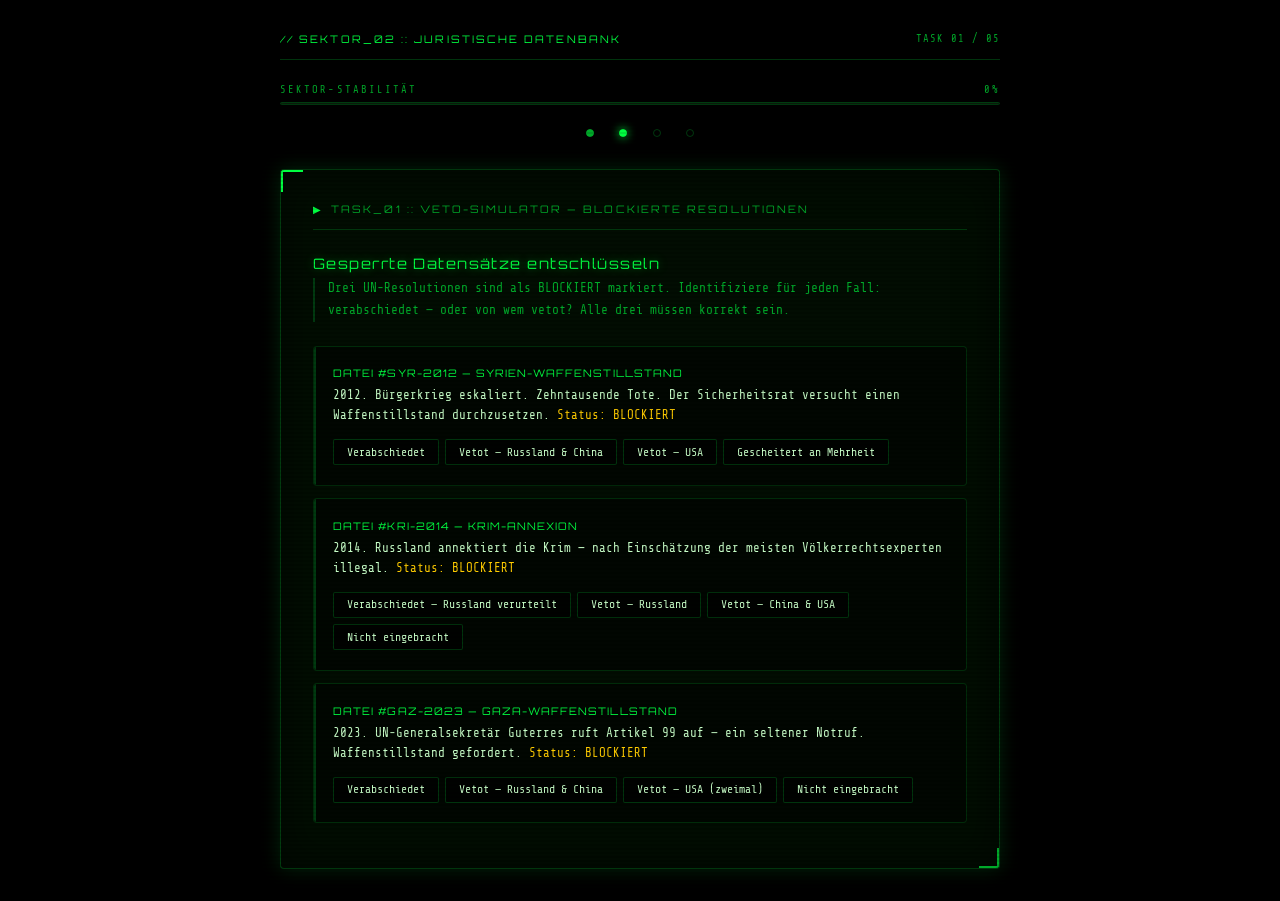
<file: phases/phase2.html>
<!DOCTYPE html>
<html lang="de">
<head>
  <meta charset="UTF-8">
  <meta name="viewport" content="width=device-width, initial-scale=1.0">
  <title>SEKTOR 02 // JURISTISCHE DATENBANK</title>
  <link rel="stylesheet" href="../style.css">
</head>
<body>

<div class="screen" id="game-area">

  <div class="game-header">
    <div class="phase-label">// SEKTOR_02 :: JURISTISCHE DATENBANK</div>
    <div class="mini-counter" id="mini-counter">TASK 01 / 05</div>
  </div>

  <div class="progress-wrap">
    <div class="progress-label"><span>SEKTOR-STABILITÄT</span><span id="progress-pct">0%</span></div>
    <div class="progress-bar"><div class="progress-fill" id="progress-fill" style="width:0%"></div></div>
  </div>

  <div class="phase-indicator">
    <div class="phase-dot done"></div>
    <div class="phase-dot-line"></div>
    <div class="phase-dot active"></div>
    <div class="phase-dot-line"></div>
    <div class="phase-dot"></div>
    <div class="phase-dot-line"></div>
    <div class="phase-dot"></div>
  </div>

  <!-- ══════ TASK 1 — VETO-SIMULATOR ══════ -->
  <div class="minigame-wrap" id="mg1">
    <div class="panel">
      <div class="panel-corner-br"></div>
      <div class="panel-title">TASK_01 :: VETO-SIMULATOR — BLOCKIERTE RESOLUTIONEN</div>
      <div class="minigame-title">Gesperrte Datensätze entschlüsseln</div>
      <div class="minigame-desc">Drei UN-Resolutionen sind als BLOCKIERT markiert. Identifiziere für jeden Fall: verabschiedet — oder von wem vetot? Alle drei müssen korrekt sein.</div>

      <div class="data-card" id="case1">
        <div class="data-card-title">DATEI #SYR-2012 — Syrien-Waffenstillstand</div>
        <div class="data-card-body">2012. Bürgerkrieg eskaliert. Zehntausende Tote. Der Sicherheitsrat versucht einen Waffenstillstand durchzusetzen. <span class="data-card-highlight">Status: BLOCKIERT</span></div>
        <div class="opt-group">
          <button class="opt-btn" data-n="1" data-correct="false">Verabschiedet</button>
          <button class="opt-btn" data-n="1" data-correct="true">Vetot — Russland &amp; China</button>
          <button class="opt-btn" data-n="1" data-correct="false">Vetot — USA</button>
          <button class="opt-btn" data-n="1" data-correct="false">Gescheitert an Mehrheit</button>
        </div>
      </div>

      <div class="data-card" id="case2">
        <div class="data-card-title">DATEI #KRI-2014 — Krim-Annexion</div>
        <div class="data-card-body">2014. Russland annektiert die Krim — nach Einschätzung der meisten Völkerrechtsexperten illegal. <span class="data-card-highlight">Status: BLOCKIERT</span></div>
        <div class="opt-group">
          <button class="opt-btn" data-n="2" data-correct="false">Verabschiedet — Russland verurteilt</button>
          <button class="opt-btn" data-n="2" data-correct="true">Vetot — Russland</button>
          <button class="opt-btn" data-n="2" data-correct="false">Vetot — China &amp; USA</button>
          <button class="opt-btn" data-n="2" data-correct="false">Nicht eingebracht</button>
        </div>
      </div>

      <div class="data-card" id="case3">
        <div class="data-card-title">DATEI #GAZ-2023 — Gaza-Waffenstillstand</div>
        <div class="data-card-body">2023. UN-Generalsekretär Guterres ruft Artikel 99 auf — ein seltener Notruf. Waffenstillstand gefordert. <span class="data-card-highlight">Status: BLOCKIERT</span></div>
        <div class="opt-group">
          <button class="opt-btn" data-n="3" data-correct="false">Verabschiedet</button>
          <button class="opt-btn" data-n="3" data-correct="false">Vetot — Russland &amp; China</button>
          <button class="opt-btn" data-n="3" data-correct="true">Vetot — USA (zweimal)</button>
          <button class="opt-btn" data-n="3" data-correct="false">Nicht eingebracht</button>
        </div>
      </div>

      <button class="btn btn-primary hidden" id="mg1-next" onclick="showMG('mg2',2,5)">[ WEITER ]</button>
    </div>
  </div>

  <!-- ══════ TASK 2 — KLASSIFIZIERUNG ══════ -->
  <div class="minigame-wrap hidden" id="mg2">
    <div class="panel">
      <div class="panel-corner-br"></div>
      <div class="panel-title">TASK_02 :: DATEI-KLASSIFIZIERUNG — MENSCHENRECHTE</div>
      <div class="minigame-title">Rechtsstatus der Fragmente bestimmen</div>
      <div class="minigame-desc">Klassifiziere jede Aussage: rechtlich bindend für alle UN-Mitglieder (✓), nicht bindend (✗), oder nur unter bestimmten Bedingungen gültig (⚠)?</div>

      <div id="classify-list">
        <div class="classify-row" data-answer="check">
          <div class="classify-text">„Jeder Mensch hat das Recht auf Leben, Freiheit und Sicherheit der Person."</div>
          <div class="classify-btns">
            <button class="cl-btn" data-idx="0" data-val="check">✓</button>
            <button class="cl-btn" data-idx="0" data-val="cross">✗</button>
            <button class="cl-btn" data-idx="0" data-val="warn">⚠</button>
          </div>
        </div>
        <div class="classify-row" data-answer="cross">
          <div class="classify-text">„Staaten müssen Klimaflüchtlinge aufnehmen und ihnen Asyl gewähren."</div>
          <div class="classify-btns">
            <button class="cl-btn" data-idx="1" data-val="check">✓</button>
            <button class="cl-btn" data-idx="1" data-val="cross">✗</button>
            <button class="cl-btn" data-idx="1" data-val="warn">⚠</button>
          </div>
        </div>
        <div class="classify-row" data-answer="check">
          <div class="classify-text">„Niemand darf gefoltert oder grausam behandelt werden."</div>
          <div class="classify-btns">
            <button class="cl-btn" data-idx="2" data-val="check">✓</button>
            <button class="cl-btn" data-idx="2" data-val="cross">✗</button>
            <button class="cl-btn" data-idx="2" data-val="warn">⚠</button>
          </div>
        </div>
        <div class="classify-row" data-answer="warn">
          <div class="classify-text">„Angeklagte Kriegsverbrecher können vom IStGH verurteilt werden."</div>
          <div class="classify-btns">
            <button class="cl-btn" data-idx="3" data-val="check">✓</button>
            <button class="cl-btn" data-idx="3" data-val="cross">✗</button>
            <button class="cl-btn" data-idx="3" data-val="warn">⚠</button>
          </div>
        </div>
        <div class="classify-row" data-answer="cross">
          <div class="classify-text">„Alle Staaten sind verpflichtet, Resolutionen der Generalversammlung umzusetzen."</div>
          <div class="classify-btns">
            <button class="cl-btn" data-idx="4" data-val="check">✓</button>
            <button class="cl-btn" data-idx="4" data-val="cross">✗</button>
            <button class="cl-btn" data-idx="4" data-val="warn">⚠</button>
          </div>
        </div>
      </div>

      <button class="btn btn-primary" style="margin-top:1rem" onclick="checkClassify()">[ KLASSIFIZIERUNG EINREICHEN ]</button>
    </div>
  </div>

  <!-- ══════ TASK 3 — CHRONOLOGIE ══════ -->
  <div class="minigame-wrap hidden" id="mg3">
    <div class="panel">
      <div class="panel-corner-br"></div>
      <div class="panel-title">TASK_03 :: CHRONOLOGIE-REPARATUR — MENSCHENRECHTSPOLITIK</div>
      <div class="minigame-title">Zeitlinie rekonstruieren</div>
      <div class="minigame-desc">Die Ereignisse der UN-Menschenrechtspolitik sind in der falschen Reihenfolge gespeichert. Ziehe sie in die korrekte chronologische Reihenfolge.</div>

      <div class="timeline-list" id="tl-list">
        <div class="tl-item" draggable="true" data-order="4"><span class="tl-num">?</span><span class="tl-grab">⠿</span>Gründung des Internationalen Strafgerichtshofs (IStGH) — 2002</div>
        <div class="tl-item" draggable="true" data-order="1"><span class="tl-num">?</span><span class="tl-grab">⠿</span>Gründung der Vereinten Nationen in San Francisco — 1945</div>
        <div class="tl-item" draggable="true" data-order="5"><span class="tl-num">?</span><span class="tl-grab">⠿</span>Syrien-Konflikt: Erste Vetoblockade im Sicherheitsrat — 2011</div>
        <div class="tl-item" draggable="true" data-order="2"><span class="tl-num">?</span><span class="tl-grab">⠿</span>Allgemeine Erklärung der Menschenrechte verabschiedet — 1948</div>
        <div class="tl-item" draggable="true" data-order="3"><span class="tl-num">?</span><span class="tl-grab">⠿</span>Genozid in Ruanda — UN reagieren zu spät — 1994</div>
      </div>

      <button class="btn btn-primary" onclick="checkTimeline()">[ ZEITLINIE BESTÄTIGEN ]</button>
    </div>
  </div>

  <!-- ══════ TASK 4 — REFORMVORSCHLÄGE ══════ -->
  <div class="minigame-wrap hidden" id="mg4">
    <div class="panel">
      <div class="panel-corner-br"></div>
      <div class="panel-title">TASK_04 :: CODE-KNACKER — REFORMVORSCHLÄGE BEWERTEN</div>
      <div class="minigame-title">Realisierbarkeit der Reformdaten prüfen</div>
      <div class="minigame-desc">Drei echte Reformvorschläge wurden im System gefunden. Berechne für jeden: Realistisch, nicht realistisch, oder umstritten?</div>

      <div class="data-card" id="rf1">
        <div class="data-card-title">REFORM_A — Abschaffung des P5-Vetos</div>
        <div class="data-card-body">Alle permanenten Mitglieder verlieren ihr Einzelveto. Resolutionen gelten bei einfacher Mehrheit.</div>
        <div class="opt-group">
          <button class="opt-btn" data-rf="1" data-correct="false">Realistisch</button>
          <button class="opt-btn" data-rf="1" data-correct="true">Nicht realistisch</button>
          <button class="opt-btn" data-rf="1" data-correct="false">Umstritten</button>
        </div>
      </div>

      <div class="data-card" id="rf2">
        <div class="data-card-title">REFORM_B — Erweiterung auf 25 Sicherheitsratsmitglieder</div>
        <div class="data-card-body">Mehr Sitze für Afrika, Asien und Lateinamerika — bessere Repräsentation der Weltbevölkerung.</div>
        <div class="opt-group">
          <button class="opt-btn" data-rf="2" data-correct="false">Realistisch</button>
          <button class="opt-btn" data-rf="2" data-correct="false">Nicht realistisch</button>
          <button class="opt-btn" data-rf="2" data-correct="true">Umstritten</button>
        </div>
      </div>

      <div class="data-card" id="rf3">
        <div class="data-card-title">REFORM_C — „Uniting for Peace"-Resolution nutzen</div>
        <div class="data-card-body">Wenn der Sicherheitsrat blockiert ist, kann die Generalversammlung in einer Notstandssitzung handeln — ohne Veto.</div>
        <div class="opt-group">
          <button class="opt-btn" data-rf="3" data-correct="true">Realistisch</button>
          <button class="opt-btn" data-rf="3" data-correct="false">Nicht realistisch</button>
          <button class="opt-btn" data-rf="3" data-correct="false">Umstritten</button>
        </div>
      </div>

      <button class="btn btn-primary hidden" id="mg4-next" onclick="showMG('mg5',5,5)">[ WEITER ]</button>
    </div>
  </div>

  <!-- ══════ TASK 5 — MACHTVERTEILUNG ══════ -->
  <div class="minigame-wrap hidden" id="mg5">
    <div class="panel">
      <div class="panel-corner-br"></div>
      <div class="panel-title">TASK_05 :: ZUGANGS-PROTOKOLL — MACHTVERTEILUNG BERECHNEN</div>
      <div class="minigame-title">Systemfrage beantworten</div>
      <div class="minigame-desc">Berechne die Machtverteilung. Die Antwort schaltet das Protokoll frei.</div>

      <div style="font-size:0.9rem; color:var(--green); margin-bottom:1.2rem; line-height:1.6; border-left:2px solid var(--green-dim); padding-left:0.8rem;">
        193 Staaten sind UN-Mitglieder. Wie viele sitzen <em>permanent</em> im Sicherheitsrat — mit absolutem Vetorecht?
      </div>

      <div class="mc-options" id="mc5">
        <div class="mc-option" data-correct="false">3 Staaten</div>
        <div class="mc-option" data-correct="true">5 Staaten</div>
        <div class="mc-option" data-correct="false">10 Staaten</div>
        <div class="mc-option" data-correct="false">15 Staaten</div>
      </div>

      <div id="stats-box" class="hidden" style="margin-top:1rem;">
        <div style="display:grid; grid-template-columns:1fr 1fr; gap:0.8rem; margin-bottom:1.2rem;">
          <div style="border:1px solid var(--border); border-radius:4px; padding:1rem; text-align:center; background:var(--bg-panel);">
            <div style="font-family:'Orbitron',monospace; font-size:1.6rem; color:var(--green); text-shadow:0 0 10px var(--green);">193</div>
            <div style="font-size:0.65rem; color:var(--green-dim); margin-top:0.3rem; line-height:1.4;">Mitgliedsstaaten — je eine Stimme in der Generalversammlung</div>
          </div>
          <div style="border:1px solid rgba(255,34,34,0.3); border-radius:4px; padding:1rem; text-align:center; background:rgba(255,34,34,0.02);">
            <div style="font-family:'Orbitron',monospace; font-size:1.6rem; color:var(--red); text-shadow:0 0 10px var(--red);">5</div>
            <div style="font-size:0.65rem; color:#aa5555; margin-top:0.3rem; line-height:1.4;">Permanente Mitglieder mit absolutem Vetorecht</div>
          </div>
          <div style="border:1px solid var(--border); border-radius:4px; padding:1rem; text-align:center; background:var(--bg-panel);">
            <div style="font-family:'Orbitron',monospace; font-size:1.6rem; color:var(--green);">~44%</div>
            <div style="font-size:0.65rem; color:var(--green-dim); margin-top:0.3rem; line-height:1.4;">Weltbevölkerung, die diese 5 Staaten repräsentieren</div>
          </div>
          <div style="border:1px solid rgba(255,34,34,0.3); border-radius:4px; padding:1rem; text-align:center; background:rgba(255,34,34,0.02);">
            <div style="font-family:'Orbitron',monospace; font-size:1.6rem; color:var(--red);">100%</div>
            <div style="font-size:0.65rem; color:#aa5555; margin-top:0.3rem; line-height:1.4;">Vetoanteil — kein anderer Staat kann blockieren</div>
          </div>
        </div>
        <div style="border:1px solid rgba(255,34,34,0.2); border-radius:4px; padding:1rem; background:rgba(255,34,34,0.02); margin-bottom:1rem;">
          <div style="font-size:0.6rem; color:var(--red); letter-spacing:0.2em; margin-bottom:0.8rem;">⚡ MACHTVERTEILUNG — VISUALISIERUNG</div>
          <div style="margin-bottom:0.6rem;">
            <div style="display:flex; justify-content:space-between; font-size:0.7rem; color:var(--text); margin-bottom:0.3rem;"><span>5 Staaten — Vetorecht</span><span>100%</span></div>
            <div style="height:8px; background:#1a0000; border-radius:2px; overflow:hidden;"><div id="bar-veto" style="height:100%; width:0%; background:var(--red); box-shadow:0 0 8px var(--red); transition:width 1.2s ease; border-radius:2px;"></div></div>
          </div>
          <div>
            <div style="display:flex; justify-content:space-between; font-size:0.7rem; color:var(--text); margin-bottom:0.3rem;"><span>188 Staaten — kein Vetorecht</span><span>0%</span></div>
            <div style="height:8px; background:#001a00; border-radius:2px; overflow:hidden;"><div id="bar-rest" style="height:100%; width:0%; background:var(--green); box-shadow:0 0 6px var(--green); transition:width 1.2s ease; border-radius:2px;"></div></div>
          </div>
        </div>
      </div>

      <button class="btn btn-primary hidden" id="mg5-next" onclick="completePhase()">[ PROTOKOLL GESICHERT ]</button>
    </div>
  </div>

  <!-- ══════ PHASE DONE ══════ -->
  <div class="minigame-wrap hidden" id="phase-done">
    <div class="panel" style="text-align:center;">
      <div class="panel-corner-br"></div>
      <div class="panel-title" style="justify-content:center;">SEKTOR_02 :: STABILISIERUNG ABGESCHLOSSEN</div>
      <div style="font-size:3rem; margin:1rem 0; color:var(--green); text-shadow:0 0 30px var(--green);">✓</div>
      <div class="minigame-title" style="text-align:center; margin-bottom:0.5rem;">JURISTISCHE DATENBANK GESICHERT</div>
      <div class="terminal-line dim" style="margin-bottom:2rem;">Veto-Protokolle und Menschenrechtsdaten vollständig wiederhergestellt.</div>
      <div class="audio-placeholder">
        <span class="audio-icon">📻</span>
        <strong>GLOBAL CRISIS MONITOR — Segment 2</strong>
        <div style="font-size:0.75rem; margin-top:0.5rem; line-height:1.6; color:#aa8800;">Lukas konfrontiert mit Syrien, Gaza, Ruanda. Sarah verteidigt IStGH und Menschenrechtserklärung.<br>[ ../audio/segment2.mp3 ]</div>
      </div>
      <button class="btn btn-primary" onclick="window.location.href='phase3.html'" style="margin-top:1rem;">[ SEKTOR 03 BETRETEN ]</button>
    </div>
  </div>

</div>

<script src="../effects.js"></script>
<script>
  // TASK 1 — Veto cases
  let casesCorrect = 0;
  document.querySelectorAll('.opt-btn[data-n]').forEach(btn => {
    btn.addEventListener('click', () => {
      const n = btn.dataset.n;
      const card = document.getElementById(`case${n}`);
      if (card.classList.contains('solved')) return;
      if (btn.dataset.correct === 'true') {
        btn.classList.add('correct');
        card.classList.add('solved');
        casesCorrect++;
        flashGreen();
        if (casesCorrect === 3) {
          showOverlay('granted', 'ALLE DATENSÄTZE ENTSCHLÜSSELT');
          setProgress(20);
          setTimeout(() => document.getElementById('mg1-next').classList.remove('hidden'), 1200);
        }
      } else {
        btn.classList.add('wrong');
        flashRed();
        shake(card);
        setTimeout(() => btn.classList.remove('wrong'), 600);
      }
    });
  });

  // TASK 2 — Classify
  const classifyCorrect = { 0:'check', 1:'cross', 2:'check', 3:'warn', 4:'cross' };
  const classifyAnswers = {};
  document.querySelectorAll('.cl-btn').forEach(btn => {
    btn.addEventListener('click', () => {
      const idx = btn.dataset.idx;
      const row = btn.closest('.classify-row');
      row.querySelectorAll('.cl-btn').forEach(b => b.classList.remove('sel-correct','sel-wrong'));
      classifyAnswers[idx] = btn.dataset.val;
      btn.classList.add(btn.dataset.val === classifyCorrect[idx] ? 'sel-correct' : 'sel-wrong');
    });
  });

  function checkClassify() {
    const total = 5;
    let correct = 0;
    for (let i = 0; i < total; i++) if (classifyAnswers[i] === classifyCorrect[i]) correct++;
    if (correct === total) {
      showOverlay('granted', 'KLASSIFIZIERUNG VERIFIZIERT');
      flashGreen();
      setProgress(40);
      setTimeout(() => showMG('mg3',3,5), 1400);
    } else {
      showOverlay('denied', `${correct}/${total} KORREKT — NOCHMAL PRÜFEN`);
      flashRed();
    }
  }

  // TASK 3 — Timeline drag
  const tlList = document.getElementById('tl-list');
  let tlDragged = null;
  tlList.querySelectorAll('.tl-item').forEach(item => {
    item.addEventListener('dragstart', () => { tlDragged = item; item.classList.add('dragging'); });
    item.addEventListener('dragend', () => item.classList.remove('dragging'));
    item.addEventListener('dragover', e => { e.preventDefault(); item.classList.add('drag-target'); });
    item.addEventListener('dragleave', () => item.classList.remove('drag-target'));
    item.addEventListener('drop', e => {
      e.preventDefault(); item.classList.remove('drag-target');
      if (tlDragged && tlDragged !== item) {
        const items = [...tlList.querySelectorAll('.tl-item')];
        const fi = items.indexOf(tlDragged), ti = items.indexOf(item);
        if (fi < ti) item.after(tlDragged); else item.before(tlDragged);
      }
    });
  });

  function checkTimeline() {
    const items = [...tlList.querySelectorAll('.tl-item')];
    const orders = items.map(i => parseInt(i.dataset.order));
    const sorted = orders.every((v,i) => i === 0 || orders[i-1] <= v);
    if (sorted) {
      const nums = ['①','②','③','④','⑤'];
      items.forEach((item,i) => item.querySelector('.tl-num').textContent = nums[i]);
      showOverlay('granted', 'ZEITLINIE REKONSTRUIERT');
      flashGreen();
      setProgress(60);
      setTimeout(() => showMG('mg4',4,5), 1400);
    } else {
      showOverlay('denied', 'REIHENFOLGE INKORREKT');
      flashRed();
    }
  }

  // TASK 4 — Reforms
  const rfCorrect = {1:1, 2:2, 3:0};
  let rfDone = 0;
  document.querySelectorAll('.opt-btn[data-rf]').forEach(btn => {
    btn.addEventListener('click', () => {
      const n = btn.dataset.rf;
      const card = document.getElementById(`rf${n}`);
      if (card.classList.contains('solved')) return;
      if (btn.dataset.correct === 'true') {
        btn.classList.add('correct');
        card.classList.add('solved');
        rfDone++;
        flashGreen();
        if (rfDone === 3) {
          showOverlay('granted', 'REFORMDATEN BERECHNET');
          setProgress(80);
          setTimeout(() => document.getElementById('mg4-next').classList.remove('hidden'), 1200);
        }
      } else {
        btn.classList.add('wrong');
        flashRed();
        shake(btn);
        setTimeout(() => btn.classList.remove('wrong'), 600);
      }
    });
  });

  // TASK 5 — Power
  document.querySelectorAll('#mc5 .mc-option').forEach(opt => {
    opt.addEventListener('click', () => {
      if (opt.classList.contains('correct')) return;
      if (opt.dataset.correct === 'true') {
        opt.classList.add('correct');
        document.querySelectorAll('#mc5 .mc-option').forEach(o => o.style.pointerEvents = 'none');
        document.getElementById('stats-box').classList.remove('hidden');
        setTimeout(() => {
          document.getElementById('bar-veto').style.width = '100%';
          document.getElementById('bar-rest').style.width = '3%';
        }, 300);
        showOverlay('granted', 'PROTOKOLL ENTSPERRT');
        flashGreen();
        setProgress(100);
        setTimeout(() => document.getElementById('mg5-next').classList.remove('hidden'), 1500);
      } else {
        opt.classList.add('wrong');
        flashRed();
        shake(opt);
        setTimeout(() => opt.classList.remove('wrong'), 600);
      }
    });
  });

  function completePhase() {
    glitchTransition(() => {
      document.getElementById('mg5').classList.add('hidden');
      document.getElementById('phase-done').classList.remove('hidden');
      document.getElementById('mini-counter').textContent = '// SEKTOR GESICHERT';
    });
  }

  function showMG(id, n, total) {
    glitchTransition(() => {
      document.querySelectorAll('.minigame-wrap').forEach(el => el.classList.add('hidden'));
      document.getElementById(id).classList.remove('hidden');
      setCounter(n, total);
    });
  }
</script>
</body>
</html>
</file>
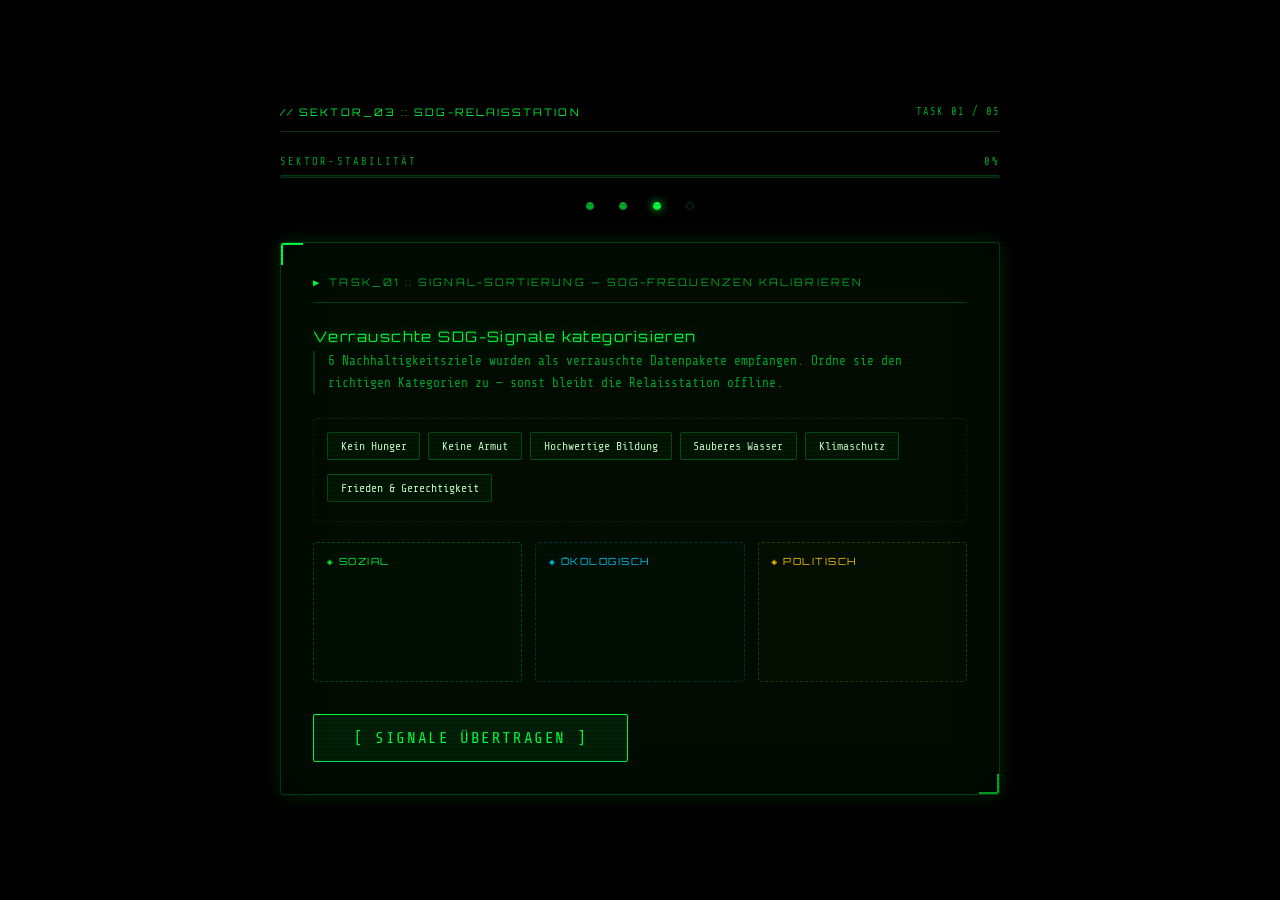
<file: phases/phase3.html>
<!DOCTYPE html>
<html lang="de">
<head>
  <meta charset="UTF-8">
  <meta name="viewport" content="width=device-width, initial-scale=1.0">
  <title>SEKTOR 03 // SDG-RELAISSTATION</title>
  <link rel="stylesheet" href="../style.css">
</head>
<body>

<div class="screen" id="game-area">

  <div class="game-header">
    <div class="phase-label">// SEKTOR_03 :: SDG-RELAISSTATION</div>
    <div class="mini-counter" id="mini-counter">TASK 01 / 05</div>
  </div>

  <div class="progress-wrap">
    <div class="progress-label"><span>SEKTOR-STABILITÄT</span><span id="progress-pct">0%</span></div>
    <div class="progress-bar"><div class="progress-fill" id="progress-fill" style="width:0%"></div></div>
  </div>

  <div class="phase-indicator">
    <div class="phase-dot done"></div>
    <div class="phase-dot-line"></div>
    <div class="phase-dot done"></div>
    <div class="phase-dot-line"></div>
    <div class="phase-dot active"></div>
    <div class="phase-dot-line"></div>
    <div class="phase-dot"></div>
  </div>

  <!-- ══════ TASK 1 — SDG SORTIERUNG ══════ -->
  <div class="minigame-wrap" id="mg1">
    <div class="panel">
      <div class="panel-corner-br"></div>
      <div class="panel-title">TASK_01 :: SIGNAL-SORTIERUNG — SDG-FREQUENZEN KALIBRIEREN</div>
      <div class="minigame-title">Verrauschte SDG-Signale kategorisieren</div>
      <div class="minigame-desc">6 Nachhaltigkeitsziele wurden als verrauschte Datenpakete empfangen. Ordne sie den richtigen Kategorien zu — sonst bleibt die Relaisstation offline.</div>

      <div class="sort-pool" id="sort-pool">
        <div class="sort-chip" draggable="true" data-cat="sozial">Kein Hunger</div>
        <div class="sort-chip" draggable="true" data-cat="sozial">Keine Armut</div>
        <div class="sort-chip" draggable="true" data-cat="sozial">Hochwertige Bildung</div>
        <div class="sort-chip" draggable="true" data-cat="oeko">Sauberes Wasser</div>
        <div class="sort-chip" draggable="true" data-cat="oeko">Klimaschutz</div>
        <div class="sort-chip" draggable="true" data-cat="pol">Frieden &amp; Gerechtigkeit</div>
      </div>

      <div style="display:grid; grid-template-columns:1fr 1fr 1fr; gap:0.8rem; margin-bottom:1.5rem;">
        <div class="sort-zone pro" id="zone-sozial"><div class="sort-zone-title">◈ Sozial</div></div>
        <div class="sort-zone" style="border-color:rgba(0,200,255,0.2); background:rgba(0,200,255,0.01);" id="zone-oeko"><div class="sort-zone-title" style="color:#00ccff; font-family:'Orbitron',monospace; font-size:0.62rem; letter-spacing:0.15em; text-transform:uppercase; margin-bottom:0.6rem;">◈ Ökologisch</div></div>
        <div class="sort-zone con" id="zone-pol" style="border-color:rgba(255,204,0,0.2); background:rgba(255,204,0,0.01);"><div class="sort-zone-title" style="color:var(--yellow);">◈ Politisch</div></div>
      </div>

      <button class="btn btn-primary" onclick="checkSDG()">[ SIGNALE ÜBERTRAGEN ]</button>
    </div>
  </div>

  <!-- ══════ TASK 2 — FORTSCHRITT ══════ -->
  <div class="minigame-wrap hidden" id="mg2">
    <div class="panel">
      <div class="panel-corner-br"></div>
      <div class="panel-title">TASK_02 :: FORTSCHRITTS-ANALYSE — IST DIE WELT AUF KURS?</div>
      <div class="minigame-title">SDG-Datenstrom auswerten</div>
      <div class="minigame-desc">Analysiere echte Fortschrittsdaten. Entscheide für jedes Ziel: Liegt die Welt beim aktuellen Tempo auf Kurs für 2030?</div>

      <div class="data-card" id="pc1">
        <div class="data-card-title">SDG 1 — Keine Armut</div>
        <div class="data-card-body">2015: <span class="data-card-highlight">10%</span> in extremer Armut → 2023: <span class="data-card-highlight">8,5%</span> → Ziel 2030: <span class="data-card-highlight">0%</span></div>
        <div class="opt-group">
          <button class="opt-btn" data-pc="1" data-correct="false">Auf Kurs</button>
          <button class="opt-btn" data-pc="1" data-correct="true">Nicht auf Kurs</button>
          <button class="opt-btn" data-pc="1" data-correct="false">Ziel erreicht</button>
        </div>
      </div>

      <div class="data-card" id="pc2">
        <div class="data-card-title">SDG 2 — Kein Hunger</div>
        <div class="data-card-body">2015: <span class="data-card-highlight">785 Mio. hungern</span> → 2023: <span class="data-card-highlight" style="color:var(--red);">828 Mio. hungern</span> → Ziel: Null</div>
        <div class="opt-group">
          <button class="opt-btn" data-pc="2" data-correct="false">Auf Kurs</button>
          <button class="opt-btn" data-pc="2" data-correct="true">Nicht auf Kurs</button>
          <button class="opt-btn" data-pc="2" data-correct="false">Keine Daten</button>
        </div>
      </div>

      <div class="data-card" id="pc3">
        <div class="data-card-title">SDG 4 — Hochwertige Bildung</div>
        <div class="data-card-body">2015: <span class="data-card-highlight">263 Mio. Kinder ohne Schule</span> → 2023: <span class="data-card-highlight">250 Mio.</span> → Ziel: Alle Kinder</div>
        <div class="opt-group">
          <button class="opt-btn" data-pc="3" data-correct="false">Auf Kurs</button>
          <button class="opt-btn" data-pc="3" data-correct="true">Nicht auf Kurs</button>
          <button class="opt-btn" data-pc="3" data-correct="false">Auf Kurs mit Ausnahmen</button>
        </div>
      </div>

      <div class="data-card" id="pc4">
        <div class="data-card-title">SDG 3 — Gesundheit &amp; Wohlergehen</div>
        <div class="data-card-body">Kindersterblichkeit 1990: <span class="data-card-highlight">~12 Mio./Jahr</span> → 2023: <span class="data-card-highlight" style="color:var(--green);">~5 Mio./Jahr</span> → Trend positiv</div>
        <div class="opt-group">
          <button class="opt-btn" data-pc="4" data-correct="true">Auf Kurs</button>
          <button class="opt-btn" data-pc="4" data-correct="false">Nicht auf Kurs</button>
          <button class="opt-btn" data-pc="4" data-correct="false">Rückschritt</button>
        </div>
      </div>

      <button class="btn btn-primary hidden" id="mg2-next" onclick="showMG('mg3',3,5)">[ WEITER ]</button>
    </div>
  </div>

  <!-- ══════ TASK 3 — FINANZIERUNG ══════ -->
  <div class="minigame-wrap hidden" id="mg3">
    <div class="panel">
      <div class="panel-corner-br"></div>
      <div class="panel-title">TASK_03 :: VERBINDUNGS-MATRIX — FINANZIERUNGSQUELLEN ZUORDNEN</div>
      <div class="minigame-title">Abhängigkeiten im System aufdecken</div>
      <div class="minigame-desc">Die UN ist auf externe Finanzierung angewiesen. Verbinde jedes UN-Programm mit seinem Hauptgeldgeber — wähle links, dann rechts.</div>

      <div class="match-grid">
        <div>
          <div class="match-col-title">// UN-PROGRAMME</div>
          <div class="match-item" data-id="unhcr" onclick="selectMatch('left',this)">UNHCR — Flüchtlingshilfe</div>
          <div class="match-item" data-id="who" onclick="selectMatch('left',this)">WHO — Weltgesundheit</div>
          <div class="match-item" data-id="unicef" onclick="selectMatch('left',this)">UNICEF — Kinderhilfe</div>
          <div class="match-item" data-id="wfp" onclick="selectMatch('left',this)">WFP — Welternährungsprogramm</div>
        </div>
        <div>
          <div class="match-col-title">// HAUPTGELDGEBER</div>
          <div class="match-item" data-id="usa" onclick="selectMatch('right',this)">USA (größter Einzelbeitrag)</div>
          <div class="match-item" data-id="gates" onclick="selectMatch('right',this)">USA + Bill &amp; Melinda Gates Foundation</div>
          <div class="match-item" data-id="freiwillig" onclick="selectMatch('right',this)">Freiwillige Mitgliedsbeiträge</div>
          <div class="match-item" data-id="usa2" onclick="selectMatch('right',this)">USA + EU + Privatspenden</div>
        </div>
      </div>

      <button class="btn btn-primary hidden" id="mg3-next" onclick="showMG('mg4',4,5)">[ WEITER ]</button>
    </div>
  </div>

  <!-- ══════ TASK 4 — DATEILECK ERFOLGE ══════ -->
  <div class="minigame-wrap hidden" id="mg4">
    <div class="panel">
      <div class="panel-corner-br"></div>
      <div class="panel-title">TASK_04 :: DATEILECK — VERSCHLÜSSELTE ERFOLGSDATEN</div>
      <div class="minigame-title">Gesperrte Dateien öffnen und bewerten</div>
      <div class="minigame-desc">Klicke auf eine Datei um sie zu entschlüsseln. Dann entscheide: War die UN entscheidend für diesen Erfolg?</div>

      <div class="file-grid">
        <div class="file-card" id="fc1" onclick="openFile(1)">
          <div class="file-lock">🔒</div>
          <div class="file-name">DATEI_001.enc</div>
          <div class="file-content">Ausrottung der Pocken (1980). Die WHO koordinierte eine 13-jährige globale Impfkampagne — das erste Mal in der Geschichte, dass eine Krankheit vollständig durch menschliche Kooperation ausgerottet wurde.</div>
          <div class="file-verdict">
            <button class="opt-btn" onclick="checkVerdict(event,1,'ja')">Ja — entscheidend</button>
            <button class="opt-btn" onclick="checkVerdict(event,1,'teil')">Teilweise</button>
            <button class="opt-btn" onclick="checkVerdict(event,1,'nein')">Nein</button>
          </div>
        </div>
        <div class="file-card" id="fc2" onclick="openFile(2)">
          <div class="file-lock">🔒</div>
          <div class="file-name">DATEI_002.enc</div>
          <div class="file-content">Montrealer Protokoll (1987). 197 Staaten einigten sich unter UN-Koordination auf den Ausstieg aus ozonschädlichen Substanzen. Das Ozonloch erholt sich seitdem messbar.</div>
          <div class="file-verdict">
            <button class="opt-btn" onclick="checkVerdict(event,2,'ja')">Ja — entscheidend</button>
            <button class="opt-btn" onclick="checkVerdict(event,2,'teil')">Teilweise</button>
            <button class="opt-btn" onclick="checkVerdict(event,2,'nein')">Nein</button>
          </div>
        </div>
        <div class="file-card" id="fc3" onclick="openFile(3)">
          <div class="file-lock">🔒</div>
          <div class="file-name">DATEI_003.enc</div>
          <div class="file-content">Rückgang der Kindersterblichkeit. Seit 1990 ist die Rate weltweit um über 50% gesunken — durch UNICEF-Programme, WHO-Impfkampagnen und globale Gesundheitsinitiativen.</div>
          <div class="file-verdict">
            <button class="opt-btn" onclick="checkVerdict(event,3,'ja')">Ja — entscheidend</button>
            <button class="opt-btn" onclick="checkVerdict(event,3,'teil')">Teilweise</button>
            <button class="opt-btn" onclick="checkVerdict(event,3,'nein')">Nein</button>
          </div>
        </div>
        <div class="file-card" id="fc4" onclick="openFile(4)">
          <div class="file-lock">🔒</div>
          <div class="file-name">DATEI_004.enc</div>
          <div class="file-content">Atomwaffen-Verbotsvertrag (2021). 86 Staaten unterzeichneten — aber keine einzige Atommacht ratifizierte den Vertrag. Die UN hat ihn initiiert, aber keine Durchsetzungsmacht.</div>
          <div class="file-verdict">
            <button class="opt-btn" onclick="checkVerdict(event,4,'ja')">Ja — entscheidend</button>
            <button class="opt-btn" onclick="checkVerdict(event,4,'teil')">Teilweise</button>
            <button class="opt-btn" onclick="checkVerdict(event,4,'nein')">Nein</button>
          </div>
        </div>
      </div>

      <button class="btn btn-primary hidden" id="mg4-next" onclick="showMG('mg5',5,5)">[ WEITER ]</button>
    </div>
  </div>

  <!-- ══════ TASK 5 — FREQUENZ-ABGLEICH ══════ -->
  <div class="minigame-wrap hidden" id="mg5">
    <div class="panel">
      <div class="panel-corner-br"></div>
      <div class="panel-title">TASK_05 :: FREQUENZ-ABGLEICH — VERSPRECHEN VS. REALITÄT</div>
      <div class="minigame-title">SDG-Versprechen mit Realität verbinden</div>
      <div class="minigame-desc">Wähle ein Versprechen (grün), dann die passende Realität (rot). Verbinde alle 4 Paare korrekt.</div>

      <div class="freq-grid">
        <div>
          <div class="freq-col-title">// SDG-VERSPRECHEN</div>
          <div class="freq-item promise" data-id="p1" onclick="selectFreq('left',this)">Kein Hunger bis 2030</div>
          <div class="freq-item promise" data-id="p2" onclick="selectFreq('left',this)">Hochwertige Bildung für alle</div>
          <div class="freq-item promise" data-id="p3" onclick="selectFreq('left',this)">Sauberes Wasser für alle</div>
          <div class="freq-item promise" data-id="p4" onclick="selectFreq('left',this)">Frieden und starke Institutionen</div>
        </div>
        <div class="freq-divider">⟷</div>
        <div>
          <div class="freq-col-title">// REALITÄT 2024</div>
          <div class="freq-item reality" data-id="r2" onclick="selectFreq('right',this)">250 Mio. Kinder ohne Schulzugang</div>
          <div class="freq-item reality" data-id="r1" onclick="selectFreq('right',this)">828 Mio. Menschen hungern</div>
          <div class="freq-item reality" data-id="r4" onclick="selectFreq('right',this)">Über 50 aktive Konflikte weltweit</div>
          <div class="freq-item reality" data-id="r3" onclick="selectFreq('right',this)">2 Mrd. ohne sauberes Trinkwasser</div>
        </div>
      </div>

      <button class="btn btn-primary hidden" id="mg5-next" onclick="completePhase()">[ FREQUENZEN ABGEGLICHEN ]</button>
    </div>
  </div>

  <!-- ══════ PHASE DONE ══════ -->
  <div class="minigame-wrap hidden" id="phase-done">
    <div class="panel" style="text-align:center;">
      <div class="panel-corner-br"></div>
      <div class="panel-title" style="justify-content:center;">SEKTOR_03 :: STABILISIERUNG ABGESCHLOSSEN</div>
      <div style="font-size:3rem; margin:1rem 0; color:var(--green); text-shadow:0 0 30px var(--green);">✓</div>
      <div class="minigame-title" style="text-align:center; margin-bottom:0.5rem;">SDG-RELAISSTATION WIEDERHERGESTELLT</div>
      <div class="terminal-line dim" style="margin-bottom:2rem;">Fortschritts- und Versagensdaten vollständig gesichert.</div>
      <div class="audio-placeholder">
        <span class="audio-icon">📻</span>
        <strong>GLOBAL CRISIS MONITOR — Segment 3</strong>
        <div style="font-size:0.75rem; margin-top:0.5rem; line-height:1.6; color:#aa8800;">Sarah nennt UN-Erfolge. Lukas gibt erstmals etwas zu. Marco kündigt die finale Phase an.<br>[ ../audio/segment3.mp3 ]</div>
      </div>
      <button class="btn btn-primary" onclick="window.location.href='phase4.html'" style="margin-top:1rem;">[ FINALE ANALYSE STARTEN ]</button>
    </div>
  </div>

</div>

<script src="../effects.js"></script>
<script>
  // TASK 1 — SDG Sort
  let sdgDragged = null;
  document.querySelectorAll('.sort-chip').forEach(chip => {
    chip.addEventListener('dragstart', () => { sdgDragged = chip; chip.classList.add('dragging'); });
    chip.addEventListener('dragend', () => chip.classList.remove('dragging'));
  });
  ['sort-pool','zone-sozial','zone-oeko','zone-pol'].forEach(id => {
    const el = document.getElementById(id);
    el.addEventListener('dragover', e => { e.preventDefault(); if (id !== 'sort-pool') el.classList.add('drag-over'); });
    el.addEventListener('dragleave', () => el.classList.remove('drag-over'));
    el.addEventListener('drop', e => { e.preventDefault(); el.classList.remove('drag-over'); if (sdgDragged) el.appendChild(sdgDragged); });
  });

  function checkSDG() {
    const cats = { sozial:['Kein Hunger','Keine Armut','Hochwertige Bildung'], oeko:['Sauberes Wasser','Klimaschutz'], pol:['Frieden & Gerechtigkeit'] };
    let ok = true;
    for (const [cat, items] of Object.entries(cats)) {
      const inZone = [...document.getElementById(`zone-${cat}`).querySelectorAll('.sort-chip')].map(c => c.textContent.trim());
      for (const item of items) { if (!inZone.some(z => z.includes(item.replace('&','&')))) { ok = false; } }
    }
    const remaining = document.getElementById('sort-pool').querySelectorAll('.sort-chip').length;
    if (ok && remaining === 0) {
      showOverlay('granted', 'SIGNALE KALIBRIERT');
      flashGreen();
      setProgress(20);
      setTimeout(() => showMG('mg2',2,5), 1400);
    } else {
      showOverlay('denied', 'KATEGORISIERUNG UNVOLLSTÄNDIG');
      flashRed();
    }
  }

  // TASK 2 — Progress
  let pcDone = 0;
  document.querySelectorAll('.opt-btn[data-pc]').forEach(btn => {
    btn.addEventListener('click', () => {
      const n = btn.dataset.pc;
      const card = document.getElementById(`pc${n}`);
      if (card.classList.contains('solved')) return;
      if (btn.dataset.correct === 'true') {
        btn.classList.add('correct');
        card.classList.add('solved');
        pcDone++;
        flashGreen();
        if (pcDone === 4) {
          showOverlay('granted', 'ALLE DATENSTRÖME AUSGEWERTET');
          setProgress(40);
          setTimeout(() => document.getElementById('mg2-next').classList.remove('hidden'), 1200);
        }
      } else {
        btn.classList.add('wrong');
        flashRed();
        shake(btn);
        setTimeout(() => btn.classList.remove('wrong'), 600);
      }
    });
  });

  // TASK 3 — Match
  const matchPairs = { unhcr:'usa', who:'gates', unicef:'freiwillig', wfp:'usa2' };
  let mLeft = null, mRight = null, mCount = 0;
  function selectMatch(side, el) {
    if (el.classList.contains('matched')) return;
    if (side === 'left') {
      document.querySelectorAll('.match-grid > div:first-child .match-item').forEach(i => { if (!i.classList.contains('matched')) i.classList.remove('selected'); });
      el.classList.toggle('selected');
      mLeft = el.classList.contains('selected') ? el : null;
    } else {
      document.querySelectorAll('.match-grid > div:last-child .match-item').forEach(i => { if (!i.classList.contains('matched')) i.classList.remove('selected'); });
      el.classList.toggle('selected');
      mRight = el.classList.contains('selected') ? el : null;
    }
    if (mLeft && mRight) {
      if (matchPairs[mLeft.dataset.id] === mRight.dataset.id) {
        [mLeft,mRight].forEach(e => { e.classList.add('matched'); e.classList.remove('selected'); });
        mCount++;
        flashGreen();
        if (mCount === 4) {
          showOverlay('granted', 'MATRIX VOLLSTÄNDIG VERBUNDEN');
          setProgress(60);
          setTimeout(() => document.getElementById('mg3-next').classList.remove('hidden'), 1200);
        }
      } else {
        [mLeft,mRight].forEach(e => { e.classList.add('flash-wrong'); setTimeout(() => e.classList.remove('flash-wrong','selected'), 600); });
        flashRed();
      }
      mLeft = null; mRight = null;
    }
  }

  // TASK 4 — Files
  let verdictDone = 0;
  const verdictAnswers = { 1:'ja', 2:'ja', 3:'ja', 4:'teil' };
  function openFile(n) {
    const card = document.getElementById(`fc${n}`);
    if (card.classList.contains('opened')) return;
    card.classList.add('opened');
    card.querySelector('.file-lock').textContent = '📂';
  }
  function checkVerdict(e, n, val) {
    e.stopPropagation();
    const card = document.getElementById(`fc${n}`);
    if (card.classList.contains('solved')) return;
    const correct = val === verdictAnswers[n];
    const btn = e.target;
    if (correct) {
      btn.classList.add('correct');
      card.classList.add('solved');
      verdictDone++;
      flashGreen();
      if (verdictDone === 4) {
        showOverlay('granted', 'ALLE DATEIEN BEWERTET');
        setProgress(80);
        setTimeout(() => document.getElementById('mg4-next').classList.remove('hidden'), 1200);
      }
    } else {
      btn.classList.add('wrong');
      flashRed();
      shake(btn);
      setTimeout(() => btn.classList.remove('wrong'), 600);
    }
  }

  // TASK 5 — Frequency
  const freqPairs = { p1:'r1', p2:'r2', p3:'r3', p4:'r4' };
  let fLeft = null, fRight = null, fCount = 0;
  function selectFreq(side, el) {
    if (el.classList.contains('matched')) return;
    if (side === 'left') {
      document.querySelectorAll('.freq-item.promise').forEach(i => { if (!i.classList.contains('matched')) i.classList.remove('selected'); });
      el.classList.toggle('selected');
      fLeft = el.classList.contains('selected') ? el : null;
    } else {
      document.querySelectorAll('.freq-item.reality').forEach(i => { if (!i.classList.contains('matched')) i.classList.remove('selected'); });
      el.classList.toggle('selected');
      fRight = el.classList.contains('selected') ? el : null;
    }
    if (fLeft && fRight) {
      if (freqPairs[fLeft.dataset.id] === fRight.dataset.id) {
        [fLeft,fRight].forEach(e => { e.classList.add('matched'); e.classList.remove('selected'); });
        fCount++;
        flashGreen();
        if (fCount === 4) {
          showOverlay('granted', 'ALLE FREQUENZEN ABGEGLICHEN');
          setProgress(100);
          setTimeout(() => document.getElementById('mg5-next').classList.remove('hidden'), 1200);
        }
      } else {
        [fLeft,fRight].forEach(e => { e.classList.add('flash-wrong'); setTimeout(() => e.classList.remove('flash-wrong','selected'), 500); });
        flashRed();
        shake(fLeft);
      }
      fLeft = null; fRight = null;
    }
  }

  function completePhase() {
    glitchTransition(() => {
      document.getElementById('mg5').classList.add('hidden');
      document.getElementById('phase-done').classList.remove('hidden');
      document.getElementById('mini-counter').textContent = '// SEKTOR GESICHERT';
    });
  }

  function showMG(id, n, total) {
    glitchTransition(() => {
      document.querySelectorAll('.minigame-wrap').forEach(el => el.classList.add('hidden'));
      document.getElementById(id).classList.remove('hidden');
      setCounter(n, total);
    });
  }
</script>
</body>
</html>
</file>
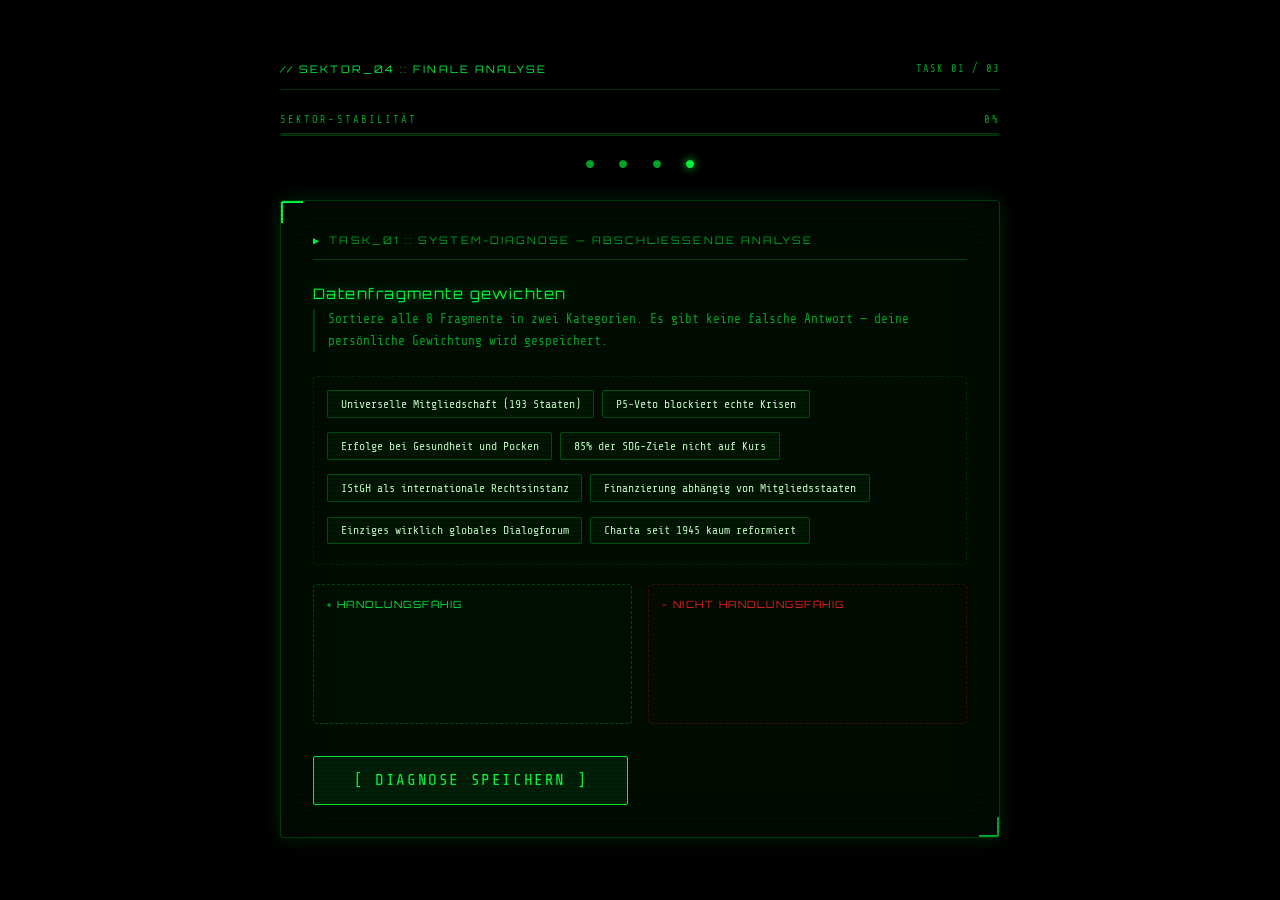
<file: phases/phase4.html>
<!DOCTYPE html>
<html lang="de">
<head>
  <meta charset="UTF-8">
  <meta name="viewport" content="width=device-width, initial-scale=1.0">
  <title>SEKTOR 04 // FINALE ANALYSE</title>
  <link rel="stylesheet" href="../style.css">
  <style>
    /* Extra dramatic styles for finale */
    #mg3 .panel {
      border-color: rgba(0,255,65,0.4);
      box-shadow: 0 0 40px rgba(0,255,65,0.1), inset 0 0 40px rgba(0,0,0,0.6);
    }
  </style>
</head>
<body>

<div class="screen" id="game-area">

  <div class="game-header">
    <div class="phase-label">// SEKTOR_04 :: FINALE ANALYSE</div>
    <div class="mini-counter" id="mini-counter">TASK 01 / 03</div>
  </div>

  <div class="progress-wrap">
    <div class="progress-label"><span>SEKTOR-STABILITÄT</span><span id="progress-pct">0%</span></div>
    <div class="progress-bar"><div class="progress-fill" id="progress-fill" style="width:0%"></div></div>
  </div>

  <div class="phase-indicator">
    <div class="phase-dot done"></div>
    <div class="phase-dot-line"></div>
    <div class="phase-dot done"></div>
    <div class="phase-dot-line"></div>
    <div class="phase-dot done"></div>
    <div class="phase-dot-line"></div>
    <div class="phase-dot active"></div>
  </div>

  <!-- ══════ TASK 1 — STÄRKEN & SCHWÄCHEN ══════ -->
  <div class="minigame-wrap" id="mg1">
    <div class="panel">
      <div class="panel-corner-br"></div>
      <div class="panel-title">TASK_01 :: SYSTEM-DIAGNOSE — ABSCHLIESSENDE ANALYSE</div>
      <div class="minigame-title">Datenfragmente gewichten</div>
      <div class="minigame-desc">Sortiere alle 8 Fragmente in zwei Kategorien. Es gibt keine falsche Antwort — deine persönliche Gewichtung wird gespeichert.</div>

      <div class="sort-pool" id="sort-pool">
        <div class="sort-chip" draggable="true">Universelle Mitgliedschaft (193 Staaten)</div>
        <div class="sort-chip" draggable="true">P5-Veto blockiert echte Krisen</div>
        <div class="sort-chip" draggable="true">Erfolge bei Gesundheit und Pocken</div>
        <div class="sort-chip" draggable="true">85% der SDG-Ziele nicht auf Kurs</div>
        <div class="sort-chip" draggable="true">IStGH als internationale Rechtsinstanz</div>
        <div class="sort-chip" draggable="true">Finanzierung abhängig von Mitgliedsstaaten</div>
        <div class="sort-chip" draggable="true">Einziges wirklich globales Dialogforum</div>
        <div class="sort-chip" draggable="true">Charta seit 1945 kaum reformiert</div>
      </div>

      <div class="sort-columns">
        <div class="sort-zone pro" id="zone-pro"><div class="sort-zone-title">+ Handlungsfähig</div></div>
        <div class="sort-zone con" id="zone-con"><div class="sort-zone-title">− Nicht handlungsfähig</div></div>
      </div>

      <button class="btn btn-primary" onclick="checkSort()">[ DIAGNOSE SPEICHERN ]</button>
    </div>
  </div>

  <!-- ══════ TASK 2 — VERHÖR ══════ -->
  <div class="minigame-wrap hidden" id="mg2">
    <div class="panel">
      <div class="panel-corner-br"></div>
      <div class="panel-title">TASK_02 :: ZEUGEN-VERHÖR — LUKAS VS. SARAH</div>
      <div class="minigame-title">Argumente bewerten</div>
      <div class="minigame-desc">Bewerte jede Aussage ehrlich. Es gibt keine richtige Antwort — deine Reaktion bereitet die finale Entscheidung vor.</div>

      <div class="stmt-card" id="st1">
        <div class="stmt-who lukas">LUKAS — SKEPTIKER</div>
        <div class="stmt-text">„Das System schützt keine Menschen. Es schützt die Mächtigen. Syrien. Gaza. Ruanda. Das Veto ist kein Fehler im System — es ist das System."</div>
        <div class="stmt-opts">
          <button class="stmt-btn" onclick="rateStmt(1,this)">Überzeugt mich vollständig</button>
          <button class="stmt-btn" onclick="rateStmt(1,this)">Teilweise</button>
          <button class="stmt-btn" onclick="rateStmt(1,this)">Überzeugt mich nicht</button>
        </div>
      </div>

      <div class="stmt-card" id="st2">
        <div class="stmt-who sarah">SARAH — VERTEIDIGERIN</div>
        <div class="stmt-text">„Ohne die UN gäbe es nicht mal diesen langsamen Fortschritt. Pocken, Ozonloch, Kindersterblichkeit — das war globale Kooperation. Das war die UN."</div>
        <div class="stmt-opts">
          <button class="stmt-btn" onclick="rateStmt(2,this)">Überzeugt mich vollständig</button>
          <button class="stmt-btn" onclick="rateStmt(2,this)">Teilweise</button>
          <button class="stmt-btn" onclick="rateStmt(2,this)">Überzeugt mich nicht</button>
        </div>
      </div>

      <div class="stmt-card" id="st3">
        <div class="stmt-who lukas">LUKAS — SKEPTIKER</div>
        <div class="stmt-text">„Kooperation bei Gesundheitszielen ist nicht dasselbe wie Handlungsfähigkeit in Krisen. Wenn keine Bomben fallen, funktioniert die UN. Wenn doch — nicht."</div>
        <div class="stmt-opts">
          <button class="stmt-btn" onclick="rateStmt(3,this)">Überzeugt mich vollständig</button>
          <button class="stmt-btn" onclick="rateStmt(3,this)">Teilweise</button>
          <button class="stmt-btn" onclick="rateStmt(3,this)">Überzeugt mich nicht</button>
        </div>
      </div>

      <div class="stmt-card" id="st4">
        <div class="stmt-who sarah">SARAH — VERTEIDIGERIN</div>
        <div class="stmt-text">„Vielleicht ist die Frage nicht: Handlungsfähig oder nicht. Sondern: Wann kann sie handeln — und warum nicht immer? Das ist ehrlicher."</div>
        <div class="stmt-opts">
          <button class="stmt-btn" onclick="rateStmt(4,this)">Überzeugt mich vollständig</button>
          <button class="stmt-btn" onclick="rateStmt(4,this)">Teilweise</button>
          <button class="stmt-btn" onclick="rateStmt(4,this)">Überzeugt mich nicht</button>
        </div>
      </div>

      <button class="btn btn-primary hidden" id="mg2-next" onclick="showMG('mg3',3,3)">[ VERHÖR ABSCHLIESSEN ]</button>
    </div>
  </div>

  <!-- ══════ TASK 3 — FINALE ENTSCHEIDUNG ══════ -->
  <div class="minigame-wrap hidden" id="mg3">
    <div class="panel">
      <div class="panel-corner-br"></div>
      <div class="panel-title">TASK_03 :: FINALE SYSTEMEINGABE — LETZTE AUTORISIERUNG</div>

      <div class="audio-placeholder" style="margin-bottom:2rem;">
        <span class="audio-icon">📻</span>
        <strong>GLOBAL CRISIS MONITOR — Segment 4</strong>
        <div style="font-size:0.75rem; margin-top:0.5rem; line-height:1.6; color:#aa8800;">Marco stellt die finale Frage. Lukas und Sarah geben ihre letzten Statements.<br>[ ../audio/segment4.mp3 ]</div>
      </div>

      <div class="final-q">
        SYSTEM-FRAGE:<br>
        Ist die UN in ihrer aktuellen<br>
        Verfassung handlungsfähig?
      </div>

      <div class="final-btns">
        <div class="final-btn yes" onclick="decide('yes')">
          <div class="final-btn-label">JA</div>
          <div class="final-btn-sub">System stabilisieren</div>
        </div>
        <div class="final-btn no" onclick="decide('no')">
          <div class="final-btn-label">NEIN</div>
          <div class="final-btn-sub">System neu aufsetzen</div>
        </div>
      </div>
    </div>
  </div>

  <!-- ══════ ENDING A — JA ══════ -->
  <div class="minigame-wrap hidden" id="ending-yes">
    <div class="panel ending-panel">
      <div class="panel-corner-br"></div>
      <div style="font-size:3rem; margin:1rem 0; color:var(--green); text-shadow:0 0 40px var(--green); animation:pulse-dot 1.5s infinite;">✓</div>
      <div class="panel-title" style="justify-content:center; font-size:0.8rem;">SYSTEM VOLLSTÄNDIG STABILISIERT</div>
      <div class="minigame-title" style="text-align:center; margin-bottom:1.5rem;">MAINFRAME ONLINE</div>

      <div class="ending-msg yes">
        Der UN-Mainframe läuft wieder. Alle vier Sektoren stabilisiert.<br>
        Deine Entscheidung: Die UN ist — trotz aller Mängel — handlungsfähig.
      </div>

      <div class="dialogue-block">
        <div class="dialogue-line">
          <div class="d-name marco">// MARCO</div>
          Die UN ist nicht perfekt. Sie war es nie. Aber sie ist der einzige globale Versuch — eine gemeinsame Sprache zu sprechen, bevor Waffen das Wort übernehmen.
        </div>
        <div class="dialogue-line">
          <div class="d-name sarah">// SARAH</div>
          Danke. Und das ist kein kleines Ding.
        </div>
        <div class="dialogue-line">
          <div class="d-name lukas">// LUKAS</div>
          <em>Ich hoffe, ihr habt recht. Ich hoffe es wirklich.</em>
        </div>
      </div>

      <div class="score-box">
        <div class="score-box-title">// SYSTEM-PROTOKOLL — ZUSAMMENFASSUNG</div>
        <div class="score-row"><span>Sektoren stabilisiert</span><span class="score-val">4 / 4</span></div>
        <div class="score-row"><span>Tasks abgeschlossen</span><span class="score-val">16 / 16</span></div>
        <div class="score-row"><span>Finale Entscheidung</span><span class="score-val">UN HANDLUNGSFÄHIG</span></div>
      </div>

      <button class="btn" onclick="window.location.href='../index.html'">[ NEU STARTEN ]</button>
    </div>
  </div>

  <!-- ══════ ENDING B — NEIN ══════ -->
  <div class="minigame-wrap hidden" id="ending-no">
    <div class="panel ending-panel">
      <div class="panel-corner-br"></div>
      <div style="font-size:3rem; margin:1rem 0; color:var(--yellow); text-shadow:0 0 40px var(--yellow);">↺</div>
      <div class="panel-title" style="justify-content:center; font-size:0.8rem; color:var(--yellow);">SYSTEM-NEUSTART INITIIERT</div>
      <div class="minigame-title" style="text-align:center; color:var(--yellow); margin-bottom:1.5rem;">REFORM ERFORDERLICH</div>

      <div class="ending-msg no">
        Der Mainframe wird zurückgesetzt. Deine Entscheidung: Das System braucht grundlegende Reform — nicht nur Stabilisierung.
      </div>

      <div class="dialogue-block">
        <div class="dialogue-line">
          <div class="d-name lukas">// LUKAS</div>
          Endlich. Ein ehrlicher Befund.
        </div>
        <div class="dialogue-line">
          <div class="d-name sarah">// SARAH</div>
          Reformieren — ja. Aufgeben — nein. Das ist der Unterschied.
        </div>
        <div class="dialogue-line">
          <div class="d-name marco">// MARCO</div>
          Ein Neustart. Vielleicht der erste Schritt zu echter Veränderung. Global Crisis Monitor bleibt dran.
        </div>
      </div>

      <div class="score-box">
        <div class="score-box-title">// SYSTEM-PROTOKOLL — ZUSAMMENFASSUNG</div>
        <div class="score-row"><span>Sektoren stabilisiert</span><span class="score-val">4 / 4</span></div>
        <div class="score-row"><span>Tasks abgeschlossen</span><span class="score-val">16 / 16</span></div>
        <div class="score-row"><span>Finale Entscheidung</span><span class="score-val" style="color:var(--yellow);">REFORM NOTWENDIG</span></div>
      </div>

      <button class="btn" onclick="window.location.href='../index.html'">[ NEU STARTEN ]</button>
    </div>
  </div>

</div>

<script src="../effects.js"></script>
<script>
  // TASK 1 — Sort
  let sDragged = null;
  document.querySelectorAll('.sort-chip').forEach(c => {
    c.addEventListener('dragstart', () => { sDragged = c; c.classList.add('dragging'); });
    c.addEventListener('dragend', () => c.classList.remove('dragging'));
  });
  ['sort-pool','zone-pro','zone-con'].forEach(id => {
    const el = document.getElementById(id);
    el.addEventListener('dragover', e => { e.preventDefault(); if (id !== 'sort-pool') el.classList.add('drag-over'); });
    el.addEventListener('dragleave', () => el.classList.remove('drag-over'));
    el.addEventListener('drop', e => { e.preventDefault(); el.classList.remove('drag-over'); if (sDragged) el.appendChild(sDragged); });
  });

  function checkSort() {
    const rem = document.getElementById('sort-pool').querySelectorAll('.sort-chip').length;
    if (rem > 0) {
      showOverlay('denied', `NOCH ${rem} FRAGMENTE UNSORTIERT`);
      flashRed();
      return;
    }
    showOverlay('granted', 'DIAGNOSE GESPEICHERT');
    flashGreen();
    setProgress(33);
    setTimeout(() => showMG('mg2',2,3), 1400);
  }

  // TASK 2 — Statements
  let stmtDone = 0;
  function rateStmt(n, btn) {
    const card = document.getElementById(`st${n}`);
    if (card.classList.contains('rated')) return;
    card.querySelectorAll('.stmt-btn').forEach(b => b.classList.remove('chosen'));
    btn.classList.add('chosen');
    card.classList.add('rated');
    stmtDone++;
    if (stmtDone === 4) {
      showOverlay('granted', 'VERHÖR ABGESCHLOSSEN');
      setProgress(66);
      setTimeout(() => document.getElementById('mg2-next').classList.remove('hidden'), 1200);
    }
  }

  // TASK 3 — Final decision
  function decide(choice) {
    setProgress(100);
    document.getElementById('mini-counter').textContent = '// MISSION COMPLETE';

    const color = choice === 'yes' ? '#001a00' : '#1a0a00';
    document.body.style.background = color;

    setTimeout(() => {
      document.body.style.background = '#000';
      glitchTransition(() => {
        document.querySelectorAll('.minigame-wrap').forEach(el => el.classList.add('hidden'));
        document.getElementById(`ending-${choice}`).classList.remove('hidden');
        document.querySelector('.game-header').style.display = 'none';
        document.querySelector('.progress-wrap').style.display = 'none';
        document.querySelector('.phase-indicator').style.display = 'none';
      });
    }, 400);
  }

  function showMG(id, n, total) {
    glitchTransition(() => {
      document.querySelectorAll('.minigame-wrap').forEach(el => el.classList.add('hidden'));
      document.getElementById(id).classList.remove('hidden');
      setCounter(n, total);
    });
  }
</script>
</body>
</html>
</file>
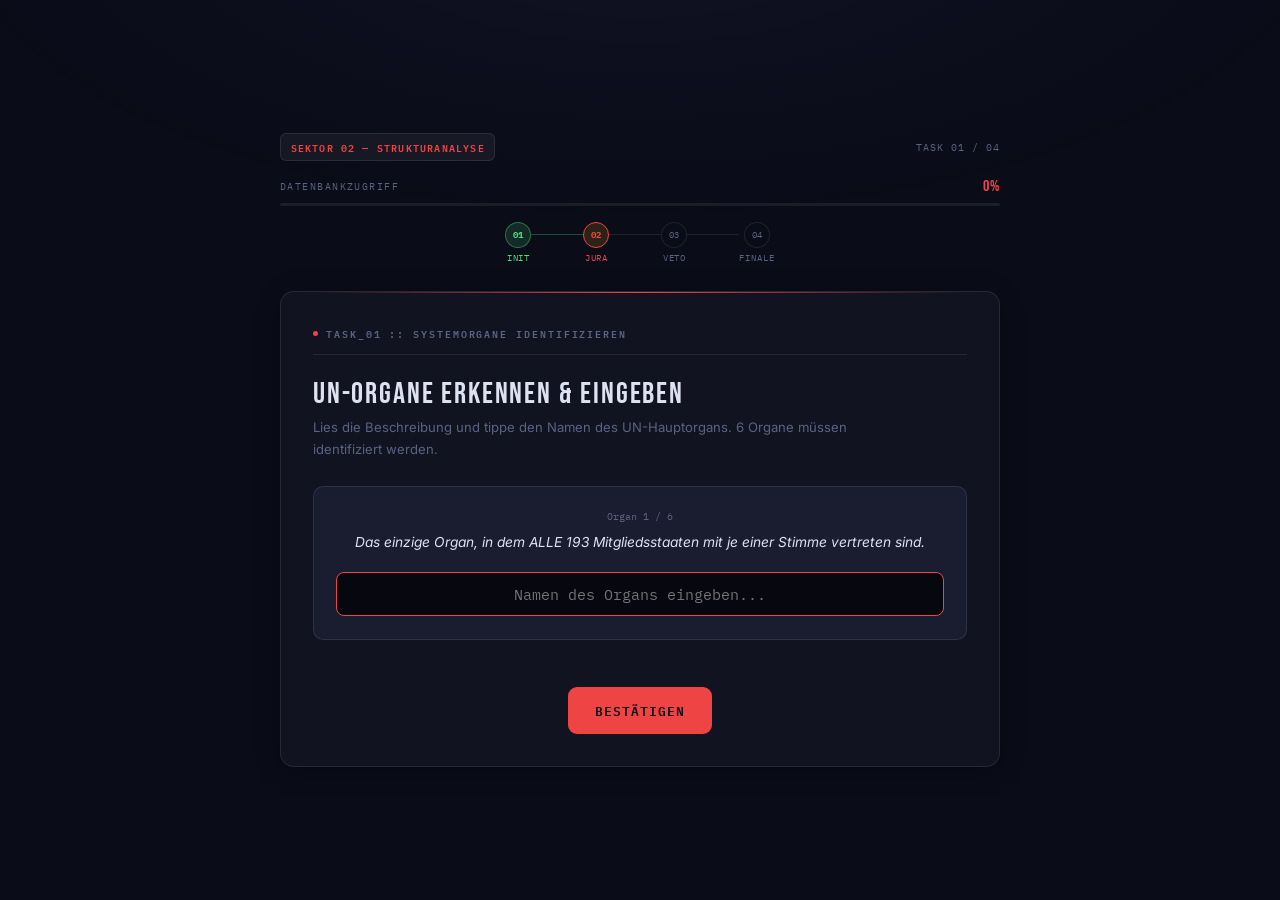
<file: v2/phases/phase2.html>
<!DOCTYPE html>
<html lang="de">
<head>
  <meta charset="UTF-8"><meta name="viewport" content="width=device-width, initial-scale=1.0">
  <title>SEKTOR 02 — Strukturanalyse</title>
  <link rel="stylesheet" href="../style.css">
  <style>
    :root { --phase-color: #ef4444; }

    /* Vote calculator */
    .vote-scenario { background: rgba(239,68,68,0.06); border: 1px solid rgba(239,68,68,0.2); border-radius: 10px; padding: 1rem; margin-bottom: 1.5rem; font-size: 0.82rem; line-height: 1.6; }
    .vote-scenario-label { font-family: 'IBM Plex Mono', monospace; font-size: 0.6rem; color: var(--red); letter-spacing: 0.12em; margin-bottom: 0.4rem; }
    .veto-tag { display: inline-block; padding: 0.15rem 0.5rem; border-radius: 4px; font-family: 'IBM Plex Mono', monospace; font-size: 0.58rem; background: rgba(239,68,68,0.15); color: var(--red); border: 1px solid rgba(239,68,68,0.3); margin-left: 0.4rem; vertical-align: middle; }
    .vote-status-box { background: rgba(0,0,0,0.3); border: 1px solid var(--border); border-radius: 10px; padding: 0.8rem 1.2rem; text-align: center; margin-bottom: 1.2rem; transition: all 0.3s; }
    .vote-status-text { font-family: 'Bebas Neue', sans-serif; font-size: 1.1rem; letter-spacing: 0.08em; }
    .p5-section td:first-child { font-weight: 600; }

    /* Map */
    .found-chips { display: flex; gap: 0.4rem; flex-wrap: wrap; padding: 0.6rem 0; min-height: 2rem; }

    /* Wire board */
    .wire-board { display: grid; grid-template-columns: 1fr 20px 1fr; gap: 0; position: relative; margin-bottom: 1.5rem; background: rgba(0,0,0,0.2); border-radius: 12px; border: 1px solid var(--border); overflow: visible; min-height: 260px; }
    .wire-col { padding: 1rem 0.8rem; }
    .wire-col-title { font-family: 'IBM Plex Mono', monospace; font-size: 0.58rem; color: var(--muted); letter-spacing: 0.15em; text-transform: uppercase; margin-bottom: 0.8rem; text-align: center; }
    .wire-node { padding: 0.55rem 0.8rem; border-radius: 8px; border: 1px solid var(--border); margin-bottom: 0.6rem; font-size: 0.75rem; background: rgba(255,255,255,0.03); cursor: crosshair; transition: all 0.15s; position: relative; user-select: none; }
    .wire-node:hover { border-color: rgba(255,255,255,0.25); background: rgba(255,255,255,0.06); }
    .wire-node.selected { border-color: var(--red); background: rgba(239,68,68,0.08); color: var(--red); }
    .wire-node.connected { border-color: var(--green); background: rgba(74,222,128,0.06); color: var(--green); opacity: 0.7; cursor: default; }
    .wire-node.wrong-wire { border-color: var(--red); animation: shake 0.3s; }
    .wire-canvas-overlay { position: absolute; inset: 0; pointer-events: none; overflow: visible; }
  </style>
</head>
<body>
<div class="screen">

  <div class="game-header">
    <span class="phase-badge">SEKTOR 02 — STRUKTURANALYSE</span>
    <span class="task-badge" id="task-counter">TASK 01 / 04</span>
  </div>

  <div class="progress-wrap">
    <div class="progress-top">
      <span class="progress-label">DATENBANKZUGRIFF</span>
      <span class="progress-pct" id="progress-pct">0%</span>
    </div>
    <div class="progress-track"><div class="progress-bar" id="progress-bar"></div></div>
  </div>

  <div class="phase-stepper">
    <div class="step done"><div class="step-dot">01</div><div class="step-label">Init</div></div>
    <div class="step-line done"></div>
    <div class="step active"><div class="step-dot">02</div><div class="step-label">Jura</div></div>
    <div class="step-line"></div>
    <div class="step"><div class="step-dot">03</div><div class="step-label">Veto</div></div>
    <div class="step-line"></div>
    <div class="step"><div class="step-dot">04</div><div class="step-label">Finale</div></div>
  </div>

  <!-- ═══════════ TASK 1 — TIPP-CHALLENGE ═══════════ -->
  <div class="task-wrap" id="t1">
    <div class="panel">
      <div class="panel-accent"></div>
      <div class="panel-title"><span class="dot"></span>TASK_01 :: SYSTEMORGANE IDENTIFIZIEREN</div>
      <div class="task-title">UN-Organe erkennen &amp; eingeben</div>
      <div class="task-desc">Lies die Beschreibung und tippe den Namen des UN-Hauptorgans. 6 Organe müssen identifiziert werden.</div>

      <div class="type-card" id="type-card">
        <div class="type-counter" id="type-counter">Organ 1 / 6</div>
        <div class="type-desc" id="type-desc">Lade...</div>
        <div class="type-input-wrap">
          <input class="type-input" id="type-in" type="text"
            placeholder="Namen des Organs eingeben..."
            autocomplete="off" spellcheck="false"
            onkeydown="if(event.key==='Enter') checkType()">
        </div>
      </div>

      <div id="type-hint" style="font-family:'IBM Plex Mono',monospace; font-size:0.7rem; color:var(--muted); text-align:center; min-height:1.4em; margin-bottom:1rem;"></div>

      <div style="text-align:center;">
        <button class="btn btn-primary" onclick="checkType()">BESTÄTIGEN</button>
      </div>
    </div>
  </div>

  <!-- ═══════════ TASK 2 — WELTKARTE P5 ═══════════ -->
  <div class="task-wrap hidden" id="t2">
    <div class="panel">
      <div class="panel-accent"></div>
      <div class="panel-title"><span class="dot"></span>TASK_02 :: WELTKARTE — P5-LÄNDER MARKIEREN</div>
      <div class="task-title">Ständige Mitglieder lokalisieren</div>
      <div class="task-desc">Klicke die 5 ständigen Mitglieder des UN-Sicherheitsrats auf der Weltkarte.</div>

      <div class="map-wrap">
        <div class="map-instruction">Klicke alle 5 P5-Staaten • Gefunden: <span id="map-found-count">0</span> / 5</div>
        <svg class="world-map" viewBox="0 0 800 400" xmlns="http://www.w3.org/2000/svg" id="world-svg">
          <rect width="800" height="400" fill="#0a0c18"/>
          <path d="M360 180 L400 175 L420 200 L415 250 L390 290 L365 280 L345 260 L340 220 Z" class="map-country" />
          <path d="M195 195 L230 190 L245 220 L240 275 L215 300 L190 285 L175 255 L180 220 Z" class="map-country" />
          <path d="M590 240 L650 235 L665 265 L645 290 L595 290 L578 265 Z" class="map-country" />
          <path d="M75 80 L195 75 L200 130 L165 135 L80 130 Z" class="map-country" />
          <path d="M480 175 L515 172 L520 215 L500 235 L475 215 L472 190 Z" class="map-country" />
          <path d="M195 195 L245 195 L248 250 L215 260 L190 245 Z" class="map-country" />
          <path d="M370 210 L405 208 L408 240 L372 242 Z" class="map-country" />
          <path d="M185 30 L255 25 L260 75 L190 78 Z" class="map-country" />
          <path d="M340 60 L380 55 L382 110 L342 112 Z" class="map-country" />
          <path d="M420 150 L460 148 L465 180 L422 182 Z" class="map-country" />
          <path d="M650 130 L668 128 L672 155 L652 157 Z" class="map-country" />
          <path d="M560 175 L600 172 L605 210 L562 212 Z" class="map-country" />
          <path d="M345 105 L375 103 L377 130 L347 132 Z" class="map-country" />
          <!-- P5 CLICKABLE -->
          <path id="map-usa" data-name="USA" d="M80 130 L200 128 L205 175 L185 185 L80 180 Z" class="map-country clickable" onclick="mapClick(this)" />
          <path id="map-russia" data-name="Russland" d="M395 60 L680 55 L685 145 L530 150 L395 145 Z" class="map-country clickable" onclick="mapClick(this)" />
          <path id="map-china" data-name="China" d="M530 130 L660 128 L662 175 L532 178 Z" class="map-country clickable" onclick="mapClick(this)" />
          <path id="map-uk" data-name="Großbritannien" d="M305 95 L328 93 L330 118 L307 120 Z" class="map-country clickable" onclick="mapClick(this)" />
          <path id="map-france" data-name="Frankreich" d="M308 120 L345 118 L347 148 L310 150 Z" class="map-country clickable" onclick="mapClick(this)" />
          <text x="140" y="160" font-family="IBM Plex Mono" font-size="8" fill="rgba(255,255,255,0.25)" text-anchor="middle">USA</text>
          <text x="535" y="105" font-family="IBM Plex Mono" font-size="8" fill="rgba(255,255,255,0.25)" text-anchor="middle">RUSSLAND</text>
          <text x="595" y="158" font-family="IBM Plex Mono" font-size="8" fill="rgba(255,255,255,0.25)" text-anchor="middle">CHINA</text>
          <text x="317" y="110" font-family="IBM Plex Mono" font-size="7" fill="rgba(255,255,255,0.25)" text-anchor="middle">UK</text>
          <text x="327" y="138" font-family="IBM Plex Mono" font-size="7" fill="rgba(255,255,255,0.25)" text-anchor="middle">FR</text>
          <text x="385" y="235" font-family="IBM Plex Mono" font-size="7" fill="rgba(255,255,255,0.2)" text-anchor="middle">AFRIKA</text>
          <text x="213" y="248" font-family="IBM Plex Mono" font-size="7" fill="rgba(255,255,255,0.2)" text-anchor="middle">S.AM</text>
          <text x="622" y="265" font-family="IBM Plex Mono" font-size="7" fill="rgba(255,255,255,0.2)" text-anchor="middle">AUS</text>
          <text x="496" y="205" font-family="IBM Plex Mono" font-size="7" fill="rgba(255,255,255,0.2)" text-anchor="middle">IND</text>
        </svg>
        <div class="map-progress">
          <div class="found-chips" id="found-chips"></div>
        </div>
      </div>

      <div style="text-align:center;">
        <button class="btn btn-primary hidden" id="map-next-btn" onclick="showTask('t3',3,4); setProgress(50);">WEITER →</button>
      </div>
    </div>
  </div>

  <!-- ═══════════ TASK 3 — ABSTIMMUNGSRECHNER ═══════════ -->
  <div class="task-wrap hidden" id="t3">
    <div class="panel">
      <div class="panel-accent"></div>
      <div class="panel-title"><span class="dot"></span>TASK_03 :: ABSTIMMUNGS-RECHNER — REFORM-SIMULATION</div>
      <div class="task-title">Können Reformen passieren?</div>
      <div class="task-desc">Zeige, dass selbst eine Mehrheit scheitert, wenn ein P5-Mitglied sein Veto einsetzt. Stelle Russland auf VETO und alle anderen auf JA.</div>

      <div class="vote-scenario">
        <div class="vote-scenario-label">RESOLUTION — REFORM B</div>
        Erweiterung des Sicherheitsrats auf 25 Mitglieder. Benötigt: 9 Stimmen UND kein P5-Veto.
      </div>

      <div class="vote-status-box" id="vote-status-box">
        <div class="vote-status-text" id="vote-status-text" style="color:var(--muted);">Ausstehend</div>
        <div style="font-family:'IBM Plex Mono',monospace; font-size:0.6rem; color:var(--muted); margin-top:0.2rem;" id="vote-status-sub"></div>
      </div>

      <div class="vote-total-box">
        <div class="vote-total-num" id="vote-total">0 / 15</div>
        <div class="vote-total-label">JA-STIMMEN IM SICHERHEITSRAT</div>
      </div>

      <table class="vote-table" id="vote-table"></table>

      <div style="text-align:center;">
        <button class="btn btn-primary" onclick="checkVoteCalc()">ABSTIMMUNG AUSWERTEN</button>
      </div>
    </div>
  </div>

  <!-- ═══════════ TASK 4 — KABEL ZIEHEN ═══════════ -->
  <div class="task-wrap hidden" id="t4">
    <div class="panel">
      <div class="panel-accent"></div>
      <div class="panel-title"><span class="dot"></span>TASK_04 :: KABEL ZIEHEN — FINANZIERUNGSQUELLEN</div>
      <div class="task-title">UN-Programme mit Geldgebern verbinden</div>
      <div class="task-desc">Klicke ein UN-Programm (links), dann den passenden Hauptgeldgeber (rechts), um die Verbindung herzustellen.</div>

      <div class="wire-board" id="wire-board">
        <div class="wire-col" id="wire-left">
          <div class="wire-col-title">UN-Programme</div>
        </div>
        <div style="position:relative; z-index:2;"></div>
        <div class="wire-col" id="wire-right">
          <div class="wire-col-title">Hauptgeldgeber</div>
        </div>
        <svg class="wire-canvas-overlay" id="wire-canvas" xmlns="http://www.w3.org/2000/svg"></svg>
      </div>

      <div style="text-align:center;">
        <button class="btn btn-primary hidden" id="wire-next-btn" onclick="showTask('done',4,4); setProgress(100);">WEITER →</button>
      </div>
    </div>
  </div>

  <!-- ═══════════ DONE ═══════════ -->
  <div class="task-wrap hidden" id="done">
    <div class="panel" style="text-align:center;">
      <div class="panel-accent"></div>
      <div style="font-size:3rem; margin:1rem 0;">⚖️</div>
      <div class="task-title" style="margin-bottom:0.5rem;">Sektor 02 freigeschaltet</div>
      <div class="task-desc" style="margin:0 auto 1.5rem; max-width:440px;">Strukturanalyse abgeschlossen. Organe, P5-Vetomacht und Finanzierung dokumentiert.</div>

      <div class="audio-block">
        <span class="a-icon">📻</span>
        <div class="a-title">Segment 2 — Veto-Macht &amp; Völkerrecht</div>
        <div class="a-desc">Marco, Lukas &amp; Sarah debattieren das Veto-System und konkrete Krisenfälle.<br>[audio/segment2.mp3]</div>
      </div>

      <button class="btn btn-primary" onclick="window.location.href='phase3.html'" style="margin-top:0.5rem;">
        SEKTOR 03 BETRETEN →
      </button>
    </div>
  </div>

</div>

<script src="../effects.js"></script>
<script>
// ══════════════════════════════════════
// TASK 1 — TIPP-CHALLENGE
// ══════════════════════════════════════
const organs = [
  { q: 'Das einzige Organ, in dem ALLE 193 Mitgliedsstaaten mit je einer Stimme vertreten sind.', a: 'Generalversammlung', hints: ['Beginnt mit "G"', '18 Buchstaben'] },
  { q: 'Dieses Organ trägt die Hauptverantwortung für internationale Frieden und Sicherheit — 15 Mitglieder, davon 5 permanent.', a: 'Sicherheitsrat', hints: ['Beginnt mit "S"', '14 Buchstaben'] },
  { q: 'Wird vom Generalsekretär geleitet und ist der administrative Kern der UN — zuständig für den täglichen Betrieb.', a: 'Sekretariat', hints: ['Beginnt mit "S"', '10 Buchstaben'] },
  { q: 'Das Hauptrechtsprechungsorgan der UN. Löst Streitigkeiten zwischen Staaten auf Basis des Völkerrechts.', a: 'Internationaler Gerichtshof', hints: ['Drei Wörter', 'Sitzt in Den Haag'] },
  { q: 'Koordiniert die wirtschaftliche und soziale Arbeit der UN sowie ihrer Sonderorganisationen wie UNICEF und WHO.', a: 'Wirtschafts- und Sozialrat', hints: ['Enthält "Wirtschafts"', '5 Wörter'] },
  { q: 'Historisch für die Verwaltung von Kolonialgebieten zuständig — heute weitgehend inaktiv.', a: 'Treuhandrat', hints: ['Beginnt mit "T"', '10 Buchstaben'] },
];

let typeIdx = 0;
let wrongCount = 0;

function loadTypeQ() {
  const q = organs[typeIdx];
  document.getElementById('type-counter').textContent = `Organ ${typeIdx+1} / 6`;
  document.getElementById('type-desc').textContent = q.q;
  document.getElementById('type-in').value = '';
  document.getElementById('type-in').className = 'type-input';
  document.getElementById('type-hint').textContent = '';
  wrongCount = 0;
  document.getElementById('type-in').focus();
}

loadTypeQ();

function normalize(s) {
  return s.trim().toLowerCase()
    .replace(/ä/g,'ae').replace(/ö/g,'oe').replace(/ü/g,'ue').replace(/ß/g,'ss')
    .replace(/[-–]/g,' ').replace(/\s+/g,' ');
}

function checkType() {
  const input = document.getElementById('type-in').value;
  const q = organs[typeIdx];
  const alts = {
    'Generalversammlung': ['gv','general versammlung'],
    'Sicherheitsrat': ['sr','sicherheits rat'],
    'Sekretariat': [],
    'Internationaler Gerichtshof': ['igh','int. gerichtshof','internationaler gerichtshof'],
    'Wirtschafts- und Sozialrat': ['ecosoc','wirtschafts und sozialrat','wirtschafts- und sozialrat'],
    'Treuhandrat': [],
  };

  const norm = normalize(input);
  const normCorrect = normalize(q.a);
  const extra = (alts[q.a] || []).map(normalize);

  if (norm === normCorrect || extra.includes(norm)) {
    document.getElementById('type-in').classList.add('correct');
    showOverlay('granted', q.a.toUpperCase() + ' — KORREKT');
    flashScreen('#001a00');
    typeIdx++;
    if (typeIdx >= organs.length) {
      setProgress(25);
      setTimeout(() => showTask('t2', 2, 4), 1500);
    } else {
      setTimeout(loadTypeQ, 1200);
    }
  } else {
    document.getElementById('type-in').classList.add('wrong');
    flashScreen('#1a0000');
    wrongCount++;
    const hints = q.hints;
    document.getElementById('type-hint').textContent =
      wrongCount === 1 ? `Tipp: ${hints[0]}` :
      wrongCount === 2 ? `Tipp: ${hints[1]}` :
      `Lösung: ${q.a}`;
    setTimeout(() => {
      document.getElementById('type-in').classList.remove('wrong');
      document.getElementById('type-in').value = '';
      document.getElementById('type-in').focus();
    }, 600);
  }
}

// ══════════════════════════════════════
// TASK 2 — MAP CLICK
// ══════════════════════════════════════
const p5Countries = ['USA', 'Russland', 'China', 'Großbritannien', 'Frankreich'];
let foundCountries = [];

function mapClick(el) {
  const name = el.dataset.name;
  if (foundCountries.includes(name)) return;

  if (p5Countries.includes(name)) {
    el.classList.add('selected');
    foundCountries.push(name);
    const chip = document.createElement('div');
    chip.className = 'map-found-chip';
    chip.textContent = name;
    document.getElementById('found-chips').appendChild(chip);
    document.getElementById('map-found-count').textContent = foundCountries.length;
    flashScreen('#ef4444');
    if (foundCountries.length === 5) {
      showOverlay('granted', 'ALLE P5-STAATEN MARKIERT');
      setTimeout(() => document.getElementById('map-next-btn').classList.remove('hidden'), 1200);
    } else {
      showOverlay('granted', `${name} MARKIERT — ${5 - foundCountries.length} VERBLEIBEN`);
    }
  } else {
    el.classList.add('wrong-click');
    flashScreen('#1a0000');
    showOverlay('denied', 'KEIN P5-MITGLIED');
    setTimeout(() => el.classList.remove('wrong-click'), 500);
  }
}

// ══════════════════════════════════════
// TASK 3 — ABSTIMMUNGSRECHNER
// ══════════════════════════════════════
const p5Members = [
  { name: 'USA', flag: '🇺🇸', isP5: true },
  { name: 'Russland', flag: '🇷🇺', isP5: true },
  { name: 'China', flag: '🇨🇳', isP5: true },
  { name: 'UK', flag: '🇬🇧', isP5: true },
  { name: 'Frankreich', flag: '🇫🇷', isP5: true },
];

const electedMembers = [
  { name: 'Algerien', flag: '🇩🇿', isP5: false },
  { name: 'Guyana', flag: '🇬🇾', isP5: false },
  { name: 'Sierra Leone', flag: '🇸🇱', isP5: false },
  { name: 'Slowenien', flag: '🇸🇮', isP5: false },
  { name: 'Südkorea', flag: '🇰🇷', isP5: false },
  { name: 'Panama', flag: '🇵🇦', isP5: false },
  { name: 'Japan', flag: '🇯🇵', isP5: false },
  { name: 'Malta', flag: '🇲🇹', isP5: false },
  { name: 'Mosambik', flag: '🇲🇿', isP5: false },
  { name: 'Ecuador', flag: '🇪🇨', isP5: false },
];

const allMembers = [...p5Members, ...electedMembers];
const voteState = {};
const vetoState = {};
allMembers.forEach(m => { voteState[m.name] = 0; vetoState[m.name] = false; });

function buildVoteTable() {
  const table = document.getElementById('vote-table');
  table.innerHTML = '';

  const p5Header = document.createElement('tr');
  p5Header.innerHTML = `<td colspan="3" style="padding:0.4rem 0.8rem; font-family:'IBM Plex Mono',monospace; font-size:0.6rem; color:var(--red); letter-spacing:0.15em;">P5 — STÄNDIGE MITGLIEDER</td>`;
  table.appendChild(p5Header);

  p5Members.forEach(m => {
    const tr = document.createElement('tr');
    tr.className = 'vote-row p5-section';
    tr.id = `vrow-${m.name}`;
    tr.innerHTML = `
      <td><span class="vote-flag">${m.flag}</span>${m.name} <span class="veto-tag" id="veto-tag-${m.name}" style="display:none;">VETO</span></td>
      <td>
        <div class="vote-ctrl">
          <button class="vote-btn" onclick="adjustVote('${m.name}',-1)">−</button>
          <span class="vote-count" id="vc-${m.name}">0</span>
          <button class="vote-btn" onclick="adjustVote('${m.name}',1)">+</button>
        </div>
      </td>
      <td>
        <button class="btn btn-ghost" style="padding:0.3rem 0.6rem; font-size:0.65rem;" onclick="toggleVeto('${m.name}')" id="veto-btn-${m.name}">VETO</button>
      </td>`;
    table.appendChild(tr);
  });

  const elHeader = document.createElement('tr');
  elHeader.innerHTML = `<td colspan="3" style="padding:0.4rem 0.8rem; font-family:'IBM Plex Mono',monospace; font-size:0.6rem; color:var(--muted); letter-spacing:0.15em; padding-top:1rem;">GEWÄHLTE MITGLIEDER</td>`;
  table.appendChild(elHeader);

  electedMembers.forEach(m => {
    const tr = document.createElement('tr');
    tr.className = 'vote-row';
    tr.id = `vrow-${m.name}`;
    tr.innerHTML = `
      <td><span class="vote-flag">${m.flag}</span>${m.name}</td>
      <td>
        <div class="vote-ctrl">
          <button class="vote-btn" onclick="adjustVote('${m.name}',-1)">−</button>
          <span class="vote-count" id="vc-${m.name}">0</span>
          <button class="vote-btn" onclick="adjustVote('${m.name}',1)">+</button>
        </div>
      </td>
      <td></td>`;
    table.appendChild(tr);
  });
}

function adjustVote(name, delta) {
  voteState[name] = Math.max(0, Math.min(1, voteState[name] + delta));
  document.getElementById(`vc-${name}`).textContent = voteState[name];
  updateVoteStatus();
}

function toggleVeto(name) {
  vetoState[name] = !vetoState[name];
  const btn = document.getElementById(`veto-btn-${name}`);
  const tag = document.getElementById(`veto-tag-${name}`);
  if (vetoState[name]) {
    btn.style.color = 'var(--red)';
    btn.style.borderColor = 'rgba(239,68,68,0.5)';
    btn.style.background = 'rgba(239,68,68,0.1)';
    tag.style.display = 'inline-block';
    voteState[name] = 0;
    document.getElementById(`vc-${name}`).textContent = 0;
  } else {
    btn.style.color = '';
    btn.style.borderColor = '';
    btn.style.background = '';
    tag.style.display = 'none';
  }
  updateVoteStatus();
}

function updateVoteStatus() {
  const totalYes = allMembers.reduce((sum, m) => sum + voteState[m.name], 0);
  const anyVeto = p5Members.some(m => vetoState[m.name]);

  document.getElementById('vote-total').textContent = `${totalYes} / 15`;

  const box = document.getElementById('vote-status-box');
  const text = document.getElementById('vote-status-text');
  const sub = document.getElementById('vote-status-sub');

  if (anyVeto && totalYes >= 9) {
    text.textContent = 'RESOLUTION SCHEITERT AM VETO';
    text.style.color = 'var(--red)';
    sub.textContent = 'Trotz ausreichender Stimmen blockiert das Veto die Resolution';
    box.style.borderColor = 'rgba(239,68,68,0.4)';
  } else if (!anyVeto && totalYes >= 9) {
    text.textContent = 'RESOLUTION ANGENOMMEN';
    text.style.color = 'var(--green)';
    sub.textContent = `${totalYes} Stimmen — kein Veto`;
    box.style.borderColor = 'rgba(74,222,128,0.4)';
  } else if (anyVeto) {
    text.textContent = 'VETO AKTIV — RESOLUTION BLOCKIERT';
    text.style.color = 'var(--red)';
    sub.textContent = 'Nicht genug Stimmen und Veto aktiv';
    box.style.borderColor = 'rgba(239,68,68,0.3)';
  } else {
    text.textContent = `${totalYes} Stimmen — Noch ${Math.max(0, 9 - totalYes)} fehlen`;
    text.style.color = 'var(--muted)';
    sub.textContent = 'Kein Veto aktiv';
    box.style.borderColor = 'rgba(255,255,255,0.08)';
  }
}

function checkVoteCalc() {
  const totalYes = allMembers.reduce((sum, m) => sum + voteState[m.name], 0);
  const rusVeto = vetoState['Russland'];
  if (rusVeto && totalYes >= 9) {
    flashScreen('#ef4444');
    showOverlay('granted', 'PARADOX DEMONSTRIERT — DAS VETO VERHINDERT JEDE REFORM');
    setProgress(75);
    setTimeout(() => showTask('t4', 4, 4), 1500);
  } else if (!rusVeto && totalYes >= 9) {
    flashScreen('#1a0000');
    showOverlay('denied', 'SETZE EIN P5-VETO UND ZEIGE DAS PARADOX');
  } else {
    flashScreen('#1a0000');
    showOverlay('denied', 'SAMMLE ZUERST GENUG STIMMEN UND TESTE EIN VETO');
  }
}

buildVoteTable();

// ══════════════════════════════════════
// TASK 4 — KABEL ZIEHEN
// ══════════════════════════════════════
const wireLeft = [
  { id: 'wl0', name: 'UNHCR' },
  { id: 'wl1', name: 'WHO' },
  { id: 'wl2', name: 'UNICEF' },
  { id: 'wl3', name: 'WFP' },
];

const wireRight = [
  { id: 'wr0', name: 'USA (größter Einzelbeitrag)' },
  { id: 'wr1', name: 'USA + Gates Foundation' },
  { id: 'wr2', name: 'Freiwillige Mitgliedsbeiträge' },
  { id: 'wr3', name: 'USA + EU + Privatspenden' },
];

const wireCorrectMap = { wl0: 'wr0', wl1: 'wr1', wl2: 'wr2', wl3: 'wr3' };
let selectedLeft = null;
let wireConnections = {};
let wireConnectionCount = 0;

function buildWireBoard() {
  const leftCol = document.getElementById('wire-left');
  const rightCol = document.getElementById('wire-right');

  wireLeft.forEach(item => {
    const node = document.createElement('div');
    node.className = 'wire-node';
    node.id = item.id;
    node.textContent = item.name;
    node.onclick = () => selectLeft(item.id);
    leftCol.appendChild(node);
  });

  const shuffled = [...wireRight].sort(() => Math.random() - 0.5);
  shuffled.forEach(item => {
    const node = document.createElement('div');
    node.className = 'wire-node';
    node.id = item.id;
    node.textContent = item.name;
    node.style.textAlign = 'right';
    node.onclick = () => selectRight(item.id);
    rightCol.appendChild(node);
  });
}

function selectLeft(id) {
  if (document.getElementById(id).classList.contains('connected')) return;
  document.querySelectorAll('#wire-left .wire-node').forEach(n => n.classList.remove('selected'));
  selectedLeft = id;
  document.getElementById(id).classList.add('selected');
}

function selectRight(id) {
  if (!selectedLeft) return;
  if (document.getElementById(id).classList.contains('connected')) return;

  const correct = wireCorrectMap[selectedLeft];
  if (id === correct) {
    document.getElementById(selectedLeft).classList.remove('selected');
    document.getElementById(selectedLeft).classList.add('connected');
    document.getElementById(id).classList.add('connected');
    wireConnections[selectedLeft] = id;
    drawWire(selectedLeft, id, '#4ade80');
    wireConnectionCount++;
    flashScreen('#ef4444');
    selectedLeft = null;
    if (wireConnectionCount >= 4) {
      showOverlay('granted', 'ALLE VERBINDUNGEN HERGESTELLT');
      setProgress(100);
      setTimeout(() => document.getElementById('wire-next-btn').classList.remove('hidden'), 1200);
    } else {
      showOverlay('granted', `VERBINDUNG KORREKT — ${4 - wireConnectionCount} VERBLEIBEN`);
    }
  } else {
    flashScreen('#1a0000');
    showOverlay('denied', 'FALSCHE VERBINDUNG');
    const rightNode = document.getElementById(id);
    rightNode.classList.add('wrong-wire');
    const leftNode = document.getElementById(selectedLeft);
    leftNode.classList.add('wrong-wire');
    drawWire(selectedLeft, id, '#f87171', true);
    setTimeout(() => {
      rightNode.classList.remove('wrong-wire');
      leftNode.classList.remove('wrong-wire');
    }, 600);
    selectedLeft = null;
    document.querySelectorAll('#wire-left .wire-node').forEach(n => n.classList.remove('selected'));
  }
}

function getNodeCenter(id) {
  const node = document.getElementById(id);
  const board = document.getElementById('wire-board');
  const nRect = node.getBoundingClientRect();
  const bRect = board.getBoundingClientRect();
  return {
    x: nRect.left - bRect.left + (id.startsWith('wl') ? nRect.width : 0),
    y: nRect.top - bRect.top + nRect.height / 2,
  };
}

function drawWire(leftId, rightId, color, temporary = false) {
  const svg = document.getElementById('wire-canvas');
  const from = getNodeCenter(leftId);
  const to = getNodeCenter(rightId);
  const mid = (from.x + to.x) / 2;

  const path = document.createElementNS('http://www.w3.org/2000/svg', 'path');
  const d = `M ${from.x} ${from.y} C ${mid} ${from.y}, ${mid} ${to.y}, ${to.x} ${to.y}`;
  path.setAttribute('d', d);
  path.setAttribute('stroke', color);
  path.setAttribute('stroke-width', '2');
  path.setAttribute('fill', 'none');
  path.setAttribute('opacity', temporary ? '0.8' : '0.7');
  if (!temporary) path.dataset.wire = `${leftId}-${rightId}`;
  svg.appendChild(path);

  if (temporary) {
    setTimeout(() => svg.removeChild(path), 700);
  }
}

window.addEventListener('resize', () => {
  const svg = document.getElementById('wire-canvas');
  const persistent = [...svg.querySelectorAll('[data-wire]')];
  persistent.forEach(p => svg.removeChild(p));
  Object.entries(wireConnections).forEach(([l, r]) => drawWire(l, r, '#4ade80'));
});

buildWireBoard();
</script>
</body>
</html>
</file>
<file: style.css>
@import url('https://fonts.googleapis.com/css2?family=Share+Tech+Mono&family=Orbitron:wght@400;700;900&display=swap');

:root {
  --green: #00ff41;
  --green-dim: #00aa2a;
  --green-dark: #003b10;
  --bg: #000000;
  --bg-panel: #020d02;
  --red: #ff2222;
  --yellow: #ffcc00;
  --text: #c8ffc8;
  --border: #00ff4133;
  --glow: 0 0 20px rgba(0,255,65,0.15);
}

* { margin: 0; padding: 0; box-sizing: border-box; }

body {
  background: var(--bg);
  color: var(--text);
  font-family: 'Share Tech Mono', monospace;
  min-height: 100vh;
  overflow-x: hidden;
}

/* ── SCANLINE OVERLAY ── */
body::before {
  content: '';
  position: fixed;
  top: 0; left: 0; width: 100%; height: 100%;
  background: repeating-linear-gradient(
    0deg, transparent, transparent 2px,
    rgba(0,0,0,0.1) 2px, rgba(0,0,0,0.1) 4px
  );
  pointer-events: none;
  z-index: 9998;
}

/* Moving scan beam */
body::after {
  content: '';
  position: fixed;
  top: -100%; left: 0; width: 100%; height: 3px;
  background: linear-gradient(90deg, transparent, rgba(0,255,65,0.08), transparent);
  animation: scan-beam 6s linear infinite;
  pointer-events: none;
  z-index: 9997;
}

@keyframes scan-beam {
  0% { top: -5%; }
  100% { top: 105%; }
}

/* ── LAYOUT ── */
.screen {
  min-height: 100vh;
  display: flex;
  flex-direction: column;
  align-items: center;
  justify-content: center;
  padding: 2rem;
  position: relative;
}

.hidden { display: none !important; }

/* ── LOGO ── */
.logo {
  font-family: 'Orbitron', monospace;
  font-size: clamp(1.2rem, 4vw, 2.2rem);
  font-weight: 900;
  color: var(--green);
  text-shadow: 0 0 20px var(--green), 0 0 60px rgba(0,255,65,0.3);
  letter-spacing: 0.15em;
  text-align: center;
  margin-bottom: 0.3rem;
  animation: flicker 5s infinite;
}

.subtitle {
  font-size: 0.75rem;
  color: var(--green-dim);
  letter-spacing: 0.3em;
  text-align: center;
  margin-bottom: 3rem;
}

/* ── PANEL ── */
.panel {
  background: var(--bg-panel);
  border: 1px solid var(--border);
  border-radius: 4px;
  padding: 2rem;
  max-width: 720px;
  width: 100%;
  position: relative;
  box-shadow: var(--glow), inset 0 0 40px rgba(0,0,0,0.6);
  overflow: hidden;
}

/* Animated top border glow */
.panel::before {
  content: '';
  position: absolute;
  top: 0; left: -100%;
  width: 100%; height: 1px;
  background: linear-gradient(90deg, transparent, var(--green), transparent);
  animation: panel-scan 3s linear infinite;
}

@keyframes panel-scan {
  0% { left: -100%; }
  100% { left: 100%; }
}

/* Corner decorations */
.panel::after {
  content: '';
  position: absolute;
  top: 0; left: 0;
  width: 20px; height: 20px;
  border-top: 2px solid var(--green);
  border-left: 2px solid var(--green);
  border-radius: 2px 0 0 0;
}

.panel-corner-br {
  position: absolute;
  bottom: 0; right: 0;
  width: 20px; height: 20px;
  border-bottom: 2px solid var(--green-dim);
  border-right: 2px solid var(--green-dim);
  border-radius: 0 0 2px 0;
}

.panel-title {
  font-family: 'Orbitron', monospace;
  font-size: 0.65rem;
  color: var(--green-dim);
  letter-spacing: 0.2em;
  margin-bottom: 1.5rem;
  display: flex;
  align-items: center;
  gap: 0.5rem;
  border-bottom: 1px solid var(--border);
  padding-bottom: 0.8rem;
}

.panel-title::before {
  content: '▶';
  color: var(--green);
  animation: blink 1.5s infinite;
}

/* ── TERMINAL LINES ── */
.terminal-line { font-size: 0.85rem; line-height: 1.8; color: var(--text); margin-bottom: 0.3rem; }
.terminal-line.dim { color: var(--green-dim); }
.terminal-line.bright { color: var(--green); }
.terminal-line.warn { color: var(--yellow); }
.terminal-line.error { color: var(--red); }
.prompt::before { content: '> '; color: var(--green); }

/* ── MINIGAME WRAP ── */
.minigame-wrap { width: 100%; max-width: 720px; }

.minigame-title {
  font-family: 'Orbitron', monospace;
  font-size: 0.9rem;
  color: var(--green);
  letter-spacing: 0.1em;
  margin-bottom: 0.4rem;
  text-shadow: 0 0 10px rgba(0,255,65,0.4);
}

.minigame-desc {
  font-size: 0.8rem;
  color: var(--green-dim);
  margin-bottom: 1.5rem;
  line-height: 1.7;
  border-left: 2px solid var(--green-dark);
  padding-left: 0.8rem;
}

/* ── BUTTONS ── */
.btn {
  font-family: 'Share Tech Mono', monospace;
  font-size: 0.9rem;
  letter-spacing: 0.1em;
  padding: 0.8rem 2rem;
  background: transparent;
  color: var(--green);
  border: 1px solid var(--green);
  border-radius: 2px;
  cursor: pointer;
  transition: all 0.2s;
  text-transform: uppercase;
  position: relative;
  overflow: hidden;
}

.btn::before {
  content: '';
  position: absolute;
  top: 0; left: -100%;
  width: 100%; height: 100%;
  background: rgba(0,255,65,0.08);
  transition: left 0.2s;
}

.btn:hover::before { left: 0; }
.btn:hover {
  box-shadow: 0 0 20px rgba(0,255,65,0.4), inset 0 0 10px rgba(0,255,65,0.05);
  text-shadow: 0 0 8px var(--green);
}

.btn:active { transform: scale(0.98); }
.btn:disabled { opacity: 0.3; cursor: not-allowed; }
.btn:disabled:hover { box-shadow: none; }
.btn:disabled::before { display: none; }

.btn-primary {
  background: rgba(0,255,65,0.08);
  font-size: 1rem;
  padding: 0.9rem 2.5rem;
  border-width: 1px;
  margin-top: 0.5rem;
}

/* ── PROGRESS ── */
.progress-wrap { width: 100%; max-width: 720px; margin-bottom: 1.5rem; }

.progress-label {
  font-size: 0.65rem;
  color: var(--green-dim);
  letter-spacing: 0.2em;
  margin-bottom: 0.4rem;
  display: flex;
  justify-content: space-between;
  text-transform: uppercase;
}

.progress-bar {
  height: 3px;
  background: #0a1a0a;
  border-radius: 2px;
  overflow: hidden;
  border: 1px solid var(--green-dark);
}

.progress-fill {
  height: 100%;
  background: linear-gradient(90deg, var(--green-dim), var(--green));
  box-shadow: 0 0 10px var(--green);
  transition: width 0.8s ease;
  border-radius: 2px;
  position: relative;
}

.progress-fill::after {
  content: '';
  position: absolute;
  right: 0; top: 0;
  width: 4px; height: 100%;
  background: white;
  box-shadow: 0 0 6px var(--green);
}

/* ── PHASE DOTS ── */
.phase-indicator { display: flex; gap: 0.8rem; margin-bottom: 2rem; align-items: center; }
.phase-dot { width: 8px; height: 8px; border-radius: 50%; border: 1px solid var(--green-dark); background: transparent; transition: all 0.4s; position: relative; }
.phase-dot.active { background: var(--green); box-shadow: 0 0 10px var(--green); border-color: var(--green); animation: pulse-dot 1.5s infinite; }
.phase-dot.done { background: var(--green-dim); border-color: var(--green-dim); }
.phase-dot-line { flex: 1; height: 1px; background: var(--green-dark); }

@keyframes pulse-dot {
  0%, 100% { box-shadow: 0 0 6px var(--green); }
  50% { box-shadow: 0 0 14px var(--green), 0 0 20px rgba(0,255,65,0.3); }
}

/* ── DRAG ITEMS ── */
.drag-item {
  padding: 0.5rem 1rem;
  border: 1px solid var(--green-dim);
  border-radius: 2px;
  cursor: grab;
  font-size: 0.78rem;
  background: var(--bg-panel);
  transition: all 0.2s;
  user-select: none;
  position: relative;
}

.drag-item::before { content: '⠿ '; color: var(--green-dark); font-size: 0.7rem; }
.drag-item:hover { border-color: var(--green); box-shadow: 0 0 8px rgba(0,255,65,0.2); color: var(--green); }
.drag-item.dragging { opacity: 0.3; cursor: grabbing; }

.drop-zone {
  flex: 1; min-width: 200px; min-height: 120px;
  border: 1px dashed rgba(0,255,65,0.2);
  border-radius: 4px; padding: 1rem;
  transition: all 0.2s; background: rgba(0,255,65,0.01);
}

.drop-zone.drag-over {
  border-color: var(--green);
  background: rgba(0,255,65,0.04);
  box-shadow: inset 0 0 20px rgba(0,255,65,0.05);
}

.drop-zone-title { font-size: 0.65rem; color: var(--green-dim); letter-spacing: 0.15em; margin-bottom: 0.8rem; text-transform: uppercase; }

/* ── MULTIPLE CHOICE ── */
.mc-options { display: flex; flex-direction: column; gap: 0.5rem; margin-bottom: 1.5rem; }

.mc-option {
  padding: 0.9rem 1rem;
  border: 1px solid rgba(0,255,65,0.15);
  border-radius: 2px; cursor: pointer;
  font-size: 0.82rem; transition: all 0.2s;
  background: rgba(0,0,0,0.4);
  position: relative; overflow: hidden;
}

.mc-option::before {
  content: '[ ] ';
  color: var(--green-dim);
  font-size: 0.75rem;
}

.mc-option:hover {
  border-color: var(--green-dim);
  background: rgba(0,255,65,0.04);
  padding-left: 1.3rem;
}

.mc-option.selected { border-color: var(--green); background: rgba(0,255,65,0.08); color: var(--green); }
.mc-option.selected::before { content: '[▶] '; color: var(--green); }
.mc-option.correct { border-color: var(--green); background: rgba(0,255,65,0.12); color: var(--green); }
.mc-option.correct::before { content: '[✓] '; color: var(--green); }
.mc-option.wrong { border-color: var(--red); background: rgba(255,34,34,0.08); color: var(--red); }
.mc-option.wrong::before { content: '[✗] '; color: var(--red); }

/* ── AUDIO PLACEHOLDER ── */
.audio-placeholder {
  border: 1px dashed rgba(255,204,0,0.4);
  border-radius: 4px;
  padding: 1.5rem;
  text-align: center;
  color: var(--yellow);
  font-size: 0.8rem;
  letter-spacing: 0.05em;
  margin: 1.5rem 0;
  background: rgba(255,204,0,0.02);
  position: relative;
}

.audio-placeholder::before {
  content: '';
  position: absolute;
  top: 0; left: 0; right: 0;
  height: 1px;
  background: linear-gradient(90deg, transparent, var(--yellow), transparent);
}

.audio-icon { font-size: 2rem; display: block; margin-bottom: 0.5rem; }

/* ── OVERLAY (Access Granted/Denied) ── */
#overlay {
  position: fixed;
  inset: 0;
  z-index: 500;
  display: flex;
  align-items: center;
  justify-content: center;
  flex-direction: column;
  gap: 1rem;
  pointer-events: none;
  opacity: 0;
  transition: opacity 0.15s;
}

#overlay.show { opacity: 1; pointer-events: all; }

.overlay-box {
  border: 2px solid;
  padding: 2rem 3rem;
  text-align: center;
  font-family: 'Orbitron', monospace;
  position: relative;
  background: var(--bg);
}

.overlay-box::before, .overlay-box::after {
  content: '';
  position: absolute;
  width: 16px; height: 16px;
}
.overlay-box::before { top: -2px; left: -2px; border-top: 3px solid; border-left: 3px solid; }
.overlay-box::after { bottom: -2px; right: -2px; border-bottom: 3px solid; border-right: 3px solid; }

.overlay-box.granted { border-color: var(--green); color: var(--green); box-shadow: 0 0 40px rgba(0,255,65,0.3); }
.overlay-box.granted::before, .overlay-box.granted::after { border-color: var(--green); }
.overlay-box.denied { border-color: var(--red); color: var(--red); box-shadow: 0 0 40px rgba(255,34,34,0.3); }
.overlay-box.denied::before, .overlay-box.denied::after { border-color: var(--red); }

.overlay-title { font-size: clamp(1rem, 4vw, 1.6rem); font-weight: 900; letter-spacing: 0.2em; margin-bottom: 0.5rem; }
.overlay-sub { font-family: 'Share Tech Mono', monospace; font-size: 0.75rem; letter-spacing: 0.1em; opacity: 0.8; }

/* Glitch transition */
#glitch-overlay {
  position: fixed; inset: 0; z-index: 600;
  background: var(--bg);
  pointer-events: none;
  opacity: 0;
}

#glitch-overlay.active { animation: glitch-in 0.5s forwards; }

@keyframes glitch-in {
  0% { opacity: 0; }
  10% { opacity: 1; background: var(--bg); }
  20% { background: var(--green-dark); }
  25% { background: var(--bg); }
  35% { background: rgba(0,255,65,0.05); }
  50% { opacity: 1; }
  100% { opacity: 0; }
}

/* ── LÜCKENTEXT ── */
.gap-text { font-size: 0.9rem; line-height: 2.5; color: var(--text); margin-bottom: 1.5rem; }

.gap {
  display: inline-block; min-width: 110px;
  border-bottom: 2px solid rgba(0,255,65,0.3);
  margin: 0 4px; text-align: center;
  cursor: pointer; color: var(--green);
  vertical-align: bottom; padding: 0 4px;
  transition: all 0.2s; position: relative;
}

.gap:hover { border-color: var(--green); }
.gap.filled { border-color: var(--green); background: rgba(0,255,65,0.06); padding: 0 6px; border-radius: 2px; }
.gap::before { content: '▼'; font-size: 0.5rem; position: absolute; top: -1rem; left: 50%; transform: translateX(-50%); color: var(--green-dark); }
.gap.filled::before { display: none; }

/* ── WORD CHIPS ── */
.word-bank { display: flex; flex-wrap: wrap; gap: 0.5rem; margin-bottom: 1.5rem; padding: 0.8rem; border: 1px dashed rgba(0,255,65,0.15); border-radius: 4px; background: rgba(0,255,65,0.01); }

.word-chip {
  padding: 0.35rem 0.8rem; border: 1px solid var(--green-dim);
  border-radius: 2px; cursor: pointer; font-size: 0.78rem;
  transition: all 0.2s; background: var(--bg-panel);
  position: relative;
}

.word-chip:hover:not(.used) { border-color: var(--green); color: var(--green); box-shadow: 0 0 8px rgba(0,255,65,0.2); }
.word-chip.used { opacity: 0.25; cursor: default; text-decoration: line-through; }
.word-chip.active-select { border-color: var(--green); color: var(--green); box-shadow: 0 0 12px rgba(0,255,65,0.35); background: rgba(0,255,65,0.08); }

/* ── ANIMATIONS ── */
@keyframes glitch {
  0%, 100% { transform: translate(0); clip-path: none; }
  20% { transform: translate(-3px, 1px); }
  40% { transform: translate(3px, -1px); clip-path: polygon(0 30%, 100% 30%, 100% 50%, 0 50%); }
  60% { transform: translate(-1px, 2px); clip-path: none; }
  80% { transform: translate(1px, -2px); clip-path: polygon(0 60%, 100% 60%, 100% 80%, 0 80%); }
}

@keyframes flicker {
  0%, 95%, 100% { opacity: 1; }
  96% { opacity: 0.5; }
  97% { opacity: 1; }
  98% { opacity: 0.3; }
  99% { opacity: 1; }
}

@keyframes blink {
  0%, 100% { opacity: 1; }
  50% { opacity: 0; }
}

@keyframes pulse-border {
  0%, 100% { box-shadow: var(--glow); }
  50% { box-shadow: 0 0 30px rgba(0,255,65,0.25); }
}

.glitch { animation: glitch 0.3s infinite; }
.flicker { animation: flicker 5s infinite; }
.cursor::after { content: '█'; animation: blink 1s infinite; color: var(--green); }
.pulse { animation: pulse-border 2s infinite; }

/* ── GAME HEADER ── */
.game-header {
  width: 100%; max-width: 720px;
  display: flex; justify-content: space-between; align-items: center;
  margin-bottom: 1.5rem; padding-bottom: 0.8rem;
  border-bottom: 1px solid var(--border);
}

.phase-label {
  font-family: 'Orbitron', monospace; font-size: 0.65rem;
  color: var(--green); letter-spacing: 0.2em;
}

.mini-counter { font-size: 0.65rem; color: var(--green-dim); letter-spacing: 0.1em; }

/* ── CARD STYLES (for minigames) ── */
.data-card {
  border: 1px solid rgba(0,255,65,0.15);
  border-radius: 4px; padding: 1.2rem;
  margin-bottom: 0.8rem; background: rgba(0,0,0,0.5);
  transition: all 0.2s; position: relative; overflow: hidden;
}

.data-card::before {
  content: ''; position: absolute;
  left: 0; top: 0; bottom: 0; width: 2px;
  background: var(--green-dark);
}

.data-card:hover { border-color: rgba(0,255,65,0.3); }
.data-card.solved { border-color: rgba(0,255,65,0.4); opacity: 0.55; }
.data-card.solved::before { background: var(--green-dim); }
.data-card-title { font-family: 'Orbitron', monospace; font-size: 0.65rem; color: var(--green); letter-spacing: 0.1em; margin-bottom: 0.4rem; text-transform: uppercase; }
.data-card-body { font-size: 0.78rem; color: var(--text); line-height: 1.6; margin-bottom: 0.8rem; }
.data-card-highlight { color: var(--yellow); }

/* ── OPTION BUTTONS (within cards) ── */
.opt-group { display: flex; flex-wrap: wrap; gap: 0.4rem; }

.opt-btn {
  padding: 0.35rem 0.8rem;
  border: 1px solid rgba(0,255,65,0.2);
  border-radius: 2px; cursor: pointer;
  font-size: 0.72rem; font-family: 'Share Tech Mono', monospace;
  background: rgba(0,0,0,0.6); color: var(--text);
  transition: all 0.15s;
}

.opt-btn:hover { border-color: var(--green-dim); color: var(--green); }
.opt-btn.correct { border-color: var(--green); color: var(--green); background: rgba(0,255,65,0.1); }
.opt-btn.wrong { border-color: var(--red); color: var(--red); background: rgba(255,34,34,0.08); }
.opt-btn.neutral { border-color: var(--yellow); color: var(--yellow); background: rgba(255,204,0,0.08); }

/* ── MATCH / CLASSIFY ── */
.classify-row {
  display: flex; justify-content: space-between; align-items: center;
  padding: 0.7rem 0.9rem; border: 1px solid rgba(0,255,65,0.12);
  border-radius: 2px; margin-bottom: 0.5rem; background: rgba(0,0,0,0.4);
  gap: 1rem; flex-wrap: wrap;
}

.classify-row.correct-row { border-color: rgba(0,255,65,0.4); }
.classify-row.wrong-row { border-color: rgba(255,34,34,0.4); }
.classify-text { font-size: 0.78rem; flex: 1; min-width: 180px; font-style: italic; line-height: 1.5; }
.classify-btns { display: flex; gap: 0.35rem; flex-shrink: 0; }

.cl-btn {
  padding: 0.3rem 0.6rem; border: 1px solid rgba(0,255,65,0.2);
  border-radius: 2px; cursor: pointer; font-size: 0.75rem;
  font-family: 'Share Tech Mono', monospace;
  background: rgba(0,0,0,0.6); color: var(--text); transition: all 0.15s; min-width: 32px;
}

.cl-btn:hover { border-color: var(--green-dim); }
.cl-btn.sel-correct { border-color: var(--green); color: var(--green); background: rgba(0,255,65,0.1); }
.cl-btn.sel-wrong { border-color: var(--red); color: var(--red); background: rgba(255,34,34,0.08); }

/* ── MATCH GAME ── */
.match-grid { display: grid; grid-template-columns: 1fr 1fr; gap: 1.5rem; margin-bottom: 1.5rem; }
@media (max-width: 500px) { .match-grid { grid-template-columns: 1fr; } }
.match-col-title { font-size: 0.6rem; color: var(--green-dim); letter-spacing: 0.2em; text-transform: uppercase; margin-bottom: 0.6rem; border-bottom: 1px solid var(--border); padding-bottom: 0.3rem; }

.match-item {
  padding: 0.6rem 0.9rem; border: 1px solid rgba(0,255,65,0.15);
  border-radius: 2px; margin-bottom: 0.4rem; cursor: pointer;
  font-size: 0.78rem; background: rgba(0,0,0,0.5); transition: all 0.2s;
}

.match-item:hover:not(.matched) { border-color: var(--green-dim); background: rgba(0,255,65,0.03); }
.match-item.selected { border-color: var(--green); background: rgba(0,255,65,0.08); color: var(--green); box-shadow: 0 0 10px rgba(0,255,65,0.15); }
.match-item.matched { opacity: 0.4; cursor: default; border-color: var(--green-dark); }
.match-item.flash-wrong { border-color: var(--red); color: var(--red); background: rgba(255,34,34,0.08); }

/* ── TIMELINE ── */
.timeline-list { display: flex; flex-direction: column; gap: 0.4rem; margin-bottom: 1.5rem; }

.tl-item {
  padding: 0.7rem 1rem; border: 1px solid rgba(0,255,65,0.15);
  border-radius: 2px; cursor: grab; font-size: 0.8rem;
  background: rgba(0,0,0,0.5); display: flex; align-items: center; gap: 0.8rem;
  transition: all 0.15s; user-select: none;
}

.tl-item:hover { border-color: var(--green-dim); }
.tl-item.dragging { opacity: 0.3; cursor: grabbing; }
.tl-item.drag-target { border-color: var(--green); background: rgba(0,255,65,0.04); }

.tl-num {
  font-family: 'Orbitron', monospace; font-size: 0.7rem;
  color: var(--green-dim); min-width: 24px; text-align: center;
  border: 1px solid var(--green-dark); border-radius: 2px; padding: 0.1rem 0.3rem;
}

.tl-grab { color: var(--green-dark); font-size: 0.7rem; flex-shrink: 0; }

/* ── FILE CARDS ── */
.file-grid { display: grid; grid-template-columns: 1fr 1fr; gap: 0.8rem; margin-bottom: 1.5rem; }
@media (max-width: 500px) { .file-grid { grid-template-columns: 1fr; } }

.file-card {
  border: 1px solid rgba(0,255,65,0.15); border-radius: 4px;
  padding: 1rem; background: rgba(0,0,0,0.5); cursor: pointer;
  transition: all 0.2s; position: relative; overflow: hidden;
  min-height: 90px; display: flex; flex-direction: column;
}

.file-card:not(.opened):hover { border-color: var(--green-dim); background: rgba(0,255,65,0.02); }
.file-card:not(.opened):hover .file-lock { transform: scale(1.1); }
.file-card.opened { cursor: default; border-color: rgba(0,255,65,0.3); }

.file-lock { font-size: 1.4rem; text-align: center; margin-bottom: 0.5rem; transition: transform 0.2s; }
.file-name { font-size: 0.65rem; color: var(--green-dim); letter-spacing: 0.1em; text-align: center; margin-bottom: 0.4rem; }
.file-content { font-size: 0.75rem; color: var(--text); line-height: 1.5; display: none; }
.file-card.opened .file-content { display: block; }
.file-verdict { display: none; margin-top: 0.7rem; gap: 0.35rem; flex-wrap: wrap; }
.file-card.opened .file-verdict { display: flex; }

/* ── FREQUENCY MATCH ── */
.freq-grid { display: grid; grid-template-columns: 1fr 40px 1fr; gap: 0.5rem; align-items: start; margin-bottom: 1.5rem; }
@media (max-width: 500px) { .freq-grid { grid-template-columns: 1fr; } }
.freq-col-title { font-size: 0.6rem; color: var(--green-dim); letter-spacing: 0.15em; text-transform: uppercase; margin-bottom: 0.5rem; border-bottom: 1px solid var(--border); padding-bottom: 0.3rem; }
.freq-divider { display: flex; align-items: center; justify-content: center; color: var(--green-dark); padding-top: 1.5rem; font-size: 1rem; }

.freq-item {
  padding: 0.55rem 0.8rem; border: 1px solid rgba(0,255,65,0.15);
  border-radius: 2px; margin-bottom: 0.4rem; font-size: 0.75rem;
  background: rgba(0,0,0,0.5); cursor: pointer; transition: all 0.2s; line-height: 1.4;
}

.freq-item.promise { border-left: 2px solid var(--green-dim); color: var(--green); }
.freq-item.reality { border-left: 2px solid rgba(255,34,34,0.5); color: #ff9999; }
.freq-item:hover:not(.matched) { border-color: var(--green-dim); background: rgba(0,255,65,0.03); }
.freq-item.selected { border-color: var(--green); background: rgba(0,255,65,0.08); box-shadow: 0 0 10px rgba(0,255,65,0.1); }
.freq-item.matched { opacity: 0.35; cursor: default; }
.freq-item.flash-wrong { border-color: var(--red) !important; animation: shake 0.3s; }

@keyframes shake {
  0%, 100% { transform: translateX(0); }
  25% { transform: translateX(-4px); }
  75% { transform: translateX(4px); }
}

/* ── SORT ZONES ── */
.sort-pool { display: flex; flex-wrap: wrap; gap: 0.5rem; margin-bottom: 1.2rem; padding: 0.8rem; border: 1px dashed rgba(0,255,65,0.12); border-radius: 4px; min-height: 50px; }
.sort-columns { display: grid; grid-template-columns: 1fr 1fr; gap: 1rem; margin-bottom: 1.5rem; }
@media (max-width: 500px) { .sort-columns { grid-template-columns: 1fr; } }

.sort-zone {
  border: 1px dashed rgba(0,255,65,0.15); border-radius: 4px;
  padding: 0.8rem; min-height: 140px; transition: all 0.2s;
}

.sort-zone.pro { border-color: rgba(0,255,65,0.25); background: rgba(0,255,65,0.01); }
.sort-zone.con { border-color: rgba(255,34,34,0.2); background: rgba(255,34,34,0.01); }
.sort-zone.drag-over { background: rgba(0,255,65,0.04); box-shadow: inset 0 0 20px rgba(0,255,65,0.04); }
.sort-zone-title { font-size: 0.62rem; letter-spacing: 0.15em; text-transform: uppercase; margin-bottom: 0.6rem; font-family: 'Orbitron', monospace; }
.sort-zone.pro .sort-zone-title { color: var(--green); }
.sort-zone.con .sort-zone-title { color: var(--red); }

.sort-chip {
  padding: 0.4rem 0.8rem; border: 1px solid rgba(0,255,65,0.25);
  border-radius: 2px; cursor: grab; font-size: 0.72rem;
  background: rgba(0,255,65,0.04); transition: all 0.15s; user-select: none; margin-bottom: 0.4rem;
}
.sort-chip:hover { border-color: var(--green); }
.sort-chip.dragging { opacity: 0.3; cursor: grabbing; }

/* ── STATEMENT CARDS ── */
.stmt-card {
  border: 1px solid rgba(0,255,65,0.12); border-radius: 4px;
  padding: 1.2rem; margin-bottom: 0.8rem; background: rgba(0,0,0,0.4);
  transition: all 0.2s; position: relative;
}

.stmt-card.rated { opacity: 0.5; }
.stmt-who { font-size: 0.6rem; letter-spacing: 0.2em; text-transform: uppercase; margin-bottom: 0.5rem; font-family: 'Orbitron', monospace; }
.stmt-who.lukas { color: var(--red); }
.stmt-who.lukas::before { content: '⚠ '; }
.stmt-who.sarah { color: #88ccff; }
.stmt-who.sarah::before { content: '◈ '; }
.stmt-text { font-size: 0.82rem; color: var(--text); line-height: 1.65; margin-bottom: 0.9rem; font-style: italic; border-left: 2px solid rgba(0,255,65,0.1); padding-left: 0.8rem; }
.stmt-opts { display: flex; gap: 0.4rem; flex-wrap: wrap; }
.stmt-btn {
  padding: 0.35rem 0.8rem; border: 1px solid rgba(0,255,65,0.2);
  border-radius: 2px; cursor: pointer; font-size: 0.7rem;
  font-family: 'Share Tech Mono', monospace;
  background: rgba(0,0,0,0.6); color: var(--text); transition: all 0.15s;
}
.stmt-btn:hover { border-color: var(--green-dim); color: var(--green); }
.stmt-btn.chosen { border-color: var(--green); color: var(--green); background: rgba(0,255,65,0.08); }

/* ── FINAL DECISION ── */
.final-q {
  font-family: 'Orbitron', monospace;
  font-size: clamp(0.85rem, 2.5vw, 1.1rem);
  color: var(--green);
  text-align: center; line-height: 1.7;
  margin-bottom: 2.5rem;
  text-shadow: 0 0 20px rgba(0,255,65,0.4);
  animation: flicker 4s infinite;
}

.final-btns { display: grid; grid-template-columns: 1fr 1fr; gap: 1.5rem; max-width: 500px; margin: 0 auto; }
@media (max-width: 450px) { .final-btns { grid-template-columns: 1fr; } }

.final-btn {
  padding: 2rem 1rem; border-radius: 4px;
  cursor: pointer; text-align: center;
  font-family: 'Orbitron', monospace; font-size: 0.85rem;
  letter-spacing: 0.15em; transition: all 0.3s; border: 1px solid;
  position: relative; overflow: hidden;
}

.final-btn::before {
  content: ''; position: absolute; inset: 0;
  background: linear-gradient(135deg, transparent 40%, rgba(255,255,255,0.03));
}

.final-btn.yes { border-color: var(--green); color: var(--green); background: rgba(0,255,65,0.04); }
.final-btn.yes:hover { background: rgba(0,255,65,0.1); box-shadow: 0 0 30px rgba(0,255,65,0.25), inset 0 0 20px rgba(0,255,65,0.05); }
.final-btn.no { border-color: #ff6666; color: #ff6666; background: rgba(255,34,34,0.04); }
.final-btn.no:hover { background: rgba(255,34,34,0.1); box-shadow: 0 0 30px rgba(255,34,34,0.25), inset 0 0 20px rgba(255,34,34,0.05); }
.final-btn-label { font-size: 1.2rem; margin-bottom: 0.5rem; }
.final-btn-sub { font-family: 'Share Tech Mono', monospace; font-size: 0.62rem; opacity: 0.6; }

/* ── ENDING SCREEN ── */
.ending-wrap { width: 100%; max-width: 720px; }
.ending-panel { border: 1px solid var(--border); border-radius: 4px; padding: 2rem; text-align: center; background: var(--bg-panel); position: relative; overflow: hidden; }
.ending-icon { font-size: 2.5rem; margin-bottom: 1rem; }
.ending-title { font-family: 'Orbitron', monospace; font-size: 1.1rem; margin-bottom: 1.5rem; letter-spacing: 0.1em; }
.ending-msg { border: 1px solid; border-radius: 4px; padding: 1rem; margin-bottom: 1.5rem; font-size: 0.8rem; line-height: 1.6; text-align: left; }
.ending-msg.yes { border-color: rgba(0,255,65,0.3); color: var(--green); background: rgba(0,255,65,0.04); }
.ending-msg.no { border-color: rgba(255,204,0,0.3); color: var(--yellow); background: rgba(255,204,0,0.03); }

.dialogue-block { text-align: left; margin-bottom: 1.5rem; }
.dialogue-line { margin-bottom: 0.9rem; font-size: 0.8rem; line-height: 1.6; }
.d-name { font-size: 0.58rem; letter-spacing: 0.2em; text-transform: uppercase; margin-bottom: 0.2rem; font-family: 'Orbitron', monospace; }
.d-name.marco { color: var(--green-dim); }
.d-name.sarah { color: #88ccff; }
.d-name.lukas { color: #ff9999; }

.score-box { border: 1px solid var(--border); border-radius: 4px; padding: 1rem; margin-bottom: 1.5rem; text-align: left; }
.score-box-title { font-size: 0.6rem; color: var(--green-dim); letter-spacing: 0.2em; text-transform: uppercase; margin-bottom: 0.8rem; }
.score-row { display: flex; justify-content: space-between; font-size: 0.75rem; padding: 0.3rem 0; border-bottom: 1px solid var(--border); }
.score-row:last-child { border: none; }
.score-val { color: var(--green); }

/* ── RESPONSIVE ── */
@media (max-width: 600px) {
  .panel { padding: 1.2rem; }
  .screen { padding: 1rem; }
}
</file>
<file: sticker-site/style.css>
/* ── Reset & Base ── */
*, *::before, *::after { box-sizing: border-box; margin: 0; padding: 0; }

:root {
  --blue:      #4285F4;
  --blue-dark: #3574E2;
  --green:     #34A853;
  --dark:      #111827;
  --mid:       #4B5563;
  --muted:     #9CA3AF;
  --light:     #F9FAFB;
  --border:    #E5E7EB;
  --white:     #FFFFFF;
  --radius:    14px;
  --shadow-sm: 0 1px 3px rgba(0,0,0,0.06), 0 1px 2px rgba(0,0,0,0.04);
  --shadow:    0 4px 24px rgba(0,0,0,0.07), 0 1px 4px rgba(0,0,0,0.04);
  --shadow-lg: 0 12px 40px rgba(0,0,0,0.1), 0 4px 12px rgba(0,0,0,0.06);
}

html { scroll-behavior: smooth; }

body {
  font-family: 'Inter', -apple-system, BlinkMacSystemFont, 'Segoe UI', sans-serif;
  color: var(--dark);
  background: var(--white);
  line-height: 1.6;
  -webkit-font-smoothing: antialiased;
}

.container {
  max-width: 1140px;
  margin: 0 auto;
  padding: 0 24px;
}

/* ── Typography ── */
h1 {
  font-size: clamp(2rem, 4.5vw, 3rem);
  font-weight: 800;
  line-height: 1.15;
  letter-spacing: -0.02em;
}

h2 {
  font-size: clamp(1.6rem, 3vw, 2.1rem);
  font-weight: 700;
  letter-spacing: -0.01em;
}

h3 { font-size: 1.1rem; font-weight: 600; }

.accent { color: var(--blue); }

.section-header {
  text-align: center;
  margin-bottom: 3rem;
}

.section-sub {
  color: var(--mid);
  margin-top: 0.6rem;
  font-size: 1rem;
}

/* ── Buttons ── */
.btn {
  display: inline-flex;
  align-items: center;
  gap: 8px;
  padding: 13px 22px;
  border-radius: 9px;
  font-weight: 600;
  font-size: 0.93rem;
  text-decoration: none;
  border: none;
  cursor: pointer;
  transition: all 0.18s ease;
  white-space: nowrap;
  font-family: inherit;
}

.btn-primary {
  background: var(--blue);
  color: #fff;
  box-shadow: 0 2px 8px rgba(66,133,244,0.25);
}
.btn-primary:hover {
  background: var(--blue-dark);
  box-shadow: 0 4px 16px rgba(66,133,244,0.35);
  transform: translateY(-1px);
}

.btn-ghost {
  background: transparent;
  color: var(--dark);
  border: 1.5px solid var(--border);
}
.btn-ghost:hover {
  border-color: #9CA3AF;
  background: var(--light);
}

.btn-nav {
  background: var(--blue);
  color: #fff;
  padding: 9px 18px;
  font-size: 0.875rem;
}
.btn-nav:hover { background: var(--blue-dark); }

.btn-product {
  display: block;
  text-align: center;
  background: var(--dark);
  color: #fff;
  width: 100%;
  margin-top: 1.25rem;
  justify-content: center;
}
.btn-product:hover { background: #1F2937; transform: translateY(-1px); }

.btn-whatsapp {
  background: #25D366;
  color: #fff;
  box-shadow: 0 2px 8px rgba(37,211,102,0.25);
}
.btn-whatsapp:hover {
  background: #1EBE5D;
  transform: translateY(-1px);
  box-shadow: 0 4px 16px rgba(37,211,102,0.3);
}

.btn-full { width: 100%; justify-content: center; padding: 15px 22px; font-size: 1rem; }
.btn-sm { padding: 10px 18px; font-size: 0.875rem; }

/* ── Navigation ── */
#nav {
  position: fixed;
  top: 0; left: 0; right: 0;
  z-index: 200;
  background: rgba(255,255,255,0.92);
  backdrop-filter: blur(16px) saturate(180%);
  -webkit-backdrop-filter: blur(16px) saturate(180%);
  border-bottom: 1px solid transparent;
  transition: border-color 0.3s, box-shadow 0.3s;
}

#nav.scrolled {
  border-color: var(--border);
  box-shadow: var(--shadow-sm);
}

.nav-inner {
  max-width: 1140px;
  margin: 0 auto;
  padding: 16px 24px;
  display: flex;
  justify-content: space-between;
  align-items: center;
}

.logo {
  display: flex;
  align-items: center;
  gap: 8px;
  font-size: 1.15rem;
  font-weight: 700;
  color: var(--dark);
  text-decoration: none;
}

.logo-light { color: rgba(255,255,255,0.9); }

.nav-links {
  display: flex;
  align-items: center;
  gap: 28px;
}

.nav-links a:not(.btn) {
  color: var(--mid);
  text-decoration: none;
  font-size: 0.9rem;
  font-weight: 500;
  transition: color 0.15s;
}
.nav-links a:not(.btn):hover { color: var(--dark); }

/* Burger */
.nav-burger {
  display: none;
  flex-direction: column;
  gap: 5px;
  background: none;
  border: none;
  cursor: pointer;
  padding: 4px;
}
.nav-burger span {
  display: block;
  width: 22px;
  height: 2px;
  background: var(--dark);
  border-radius: 2px;
  transition: all 0.2s;
}
.nav-burger.open span:nth-child(1) { transform: translateY(7px) rotate(45deg); }
.nav-burger.open span:nth-child(2) { opacity: 0; }
.nav-burger.open span:nth-child(3) { transform: translateY(-7px) rotate(-45deg); }

.nav-mobile {
  display: none;
  flex-direction: column;
  padding: 0 24px 16px;
  gap: 4px;
  border-top: 1px solid var(--border);
}
.nav-mobile.open { display: flex; }
.nav-mobile a {
  padding: 10px 4px;
  color: var(--dark);
  text-decoration: none;
  font-weight: 500;
  font-size: 0.95rem;
  border-bottom: 1px solid var(--border);
}
.nav-mobile a:last-child { border-bottom: none; }

/* ── Hero ── */
.hero {
  padding: 130px 0 80px;
  background: linear-gradient(160deg, #EEF4FF 0%, #F9FAFB 50%, #FFFFFF 100%);
  overflow: hidden;
}

.hero .container {
  display: grid;
  grid-template-columns: 1fr 1fr;
  gap: 4rem;
  align-items: center;
}

.hero-badge {
  display: inline-flex;
  align-items: center;
  gap: 8px;
  background: #E8F0FE;
  color: var(--blue);
  font-size: 0.83rem;
  font-weight: 600;
  padding: 6px 14px;
  border-radius: 999px;
  margin-bottom: 1.5rem;
}

.badge-dot {
  width: 7px;
  height: 7px;
  background: var(--green);
  border-radius: 50%;
  animation: pulse 2s infinite;
}

@keyframes pulse {
  0%, 100% { opacity: 1; transform: scale(1); }
  50% { opacity: 0.7; transform: scale(1.3); }
}

.hero h1 { margin-bottom: 1.1rem; }
.hero-sub {
  font-size: 1.1rem;
  color: var(--mid);
  margin-bottom: 2rem;
  max-width: 480px;
}

.hero-actions {
  display: flex;
  gap: 12px;
  flex-wrap: wrap;
  margin-bottom: 2.5rem;
}

.hero-trust {
  display: flex;
  gap: 1.5rem;
  flex-wrap: wrap;
}

.trust-item {
  display: flex;
  align-items: center;
  gap: 6px;
  font-size: 0.85rem;
  font-weight: 500;
  color: var(--mid);
}

/* Sticker Mockup */
.hero-visual {
  display: flex;
  justify-content: center;
  align-items: center;
}

.sticker-mockup {
  display: flex;
  flex-direction: column;
  align-items: center;
  gap: 12px;
}

.mock-sticker {
  width: 220px;
  height: 220px;
  background: #fff;
  border-radius: 20px;
  box-shadow: var(--shadow-lg);
  display: flex;
  flex-direction: column;
  align-items: center;
  justify-content: center;
  gap: 6px;
  padding: 20px;
  border: 1px solid var(--border);
  position: relative;
}

.mock-g {
  width: 36px;
  height: 36px;
  background: linear-gradient(135deg, #4285F4, #34A853, #FBBC04, #EA4335);
  border-radius: 50%;
  display: flex;
  align-items: center;
  justify-content: center;
  color: white;
  font-weight: 800;
  font-size: 1.1rem;
  margin-bottom: 2px;
}

.mock-title {
  font-size: 0.75rem;
  font-weight: 700;
  color: var(--dark);
  letter-spacing: 0.02em;
}

.mock-name {
  font-size: 0.65rem;
  color: var(--mid);
  font-weight: 500;
}

.mock-qr {
  width: 80px;
  height: 80px;
  padding: 6px;
  border: 1.5px solid var(--border);
  border-radius: 6px;
  margin: 2px 0;
}

.qr-inner {
  width: 100%;
  height: 100%;
  display: grid;
  grid-template-columns: 1fr 1fr;
  grid-template-rows: 1fr 1fr;
  gap: 3px;
}

.qr-block {
  background: var(--dark);
  border-radius: 2px;
}
.qr-dots {
  background: repeating-linear-gradient(
    45deg,
    var(--dark) 0px, var(--dark) 2px,
    transparent 2px, transparent 4px
  );
  border-radius: 2px;
}

.mock-stars {
  font-size: 0.75rem;
  color: #FBBC04;
  letter-spacing: 1px;
}

.mock-label {
  font-size: 0.75rem;
  color: var(--muted);
  text-align: center;
}

/* ── How it works ── */
.how-it-works {
  padding: 90px 0;
  background: var(--white);
}

.steps {
  display: flex;
  align-items: center;
  gap: 1rem;
  flex-wrap: wrap;
}

.step {
  flex: 1;
  min-width: 200px;
  text-align: center;
  padding: 2rem 1.5rem;
  background: var(--light);
  border-radius: var(--radius);
  border: 1px solid var(--border);
}

.step-num {
  width: 48px;
  height: 48px;
  background: var(--blue);
  color: #fff;
  border-radius: 50%;
  display: flex;
  align-items: center;
  justify-content: center;
  font-size: 1.2rem;
  font-weight: 800;
  margin: 0 auto 1rem;
  box-shadow: 0 4px 12px rgba(66,133,244,0.25);
}

.step h3 { margin-bottom: 0.5rem; }
.step p { color: var(--mid); font-size: 0.875rem; line-height: 1.55; }

.step-connector {
  color: var(--border);
  flex-shrink: 0;
  padding-top: 1rem;
}

/* ── Products ── */
.products {
  padding: 90px 0;
  background: var(--light);
}

.product-grid {
  display: grid;
  grid-template-columns: repeat(3, 1fr);
  gap: 1.5rem;
}

.product-card {
  background: var(--white);
  border-radius: var(--radius);
  padding: 2rem;
  border: 1.5px solid var(--border);
  position: relative;
  transition: box-shadow 0.2s, transform 0.2s;
  display: flex;
  flex-direction: column;
}
.product-card:hover {
  box-shadow: var(--shadow);
  transform: translateY(-3px);
}

.product-featured {
  border-color: var(--blue);
}

.product-badge {
  position: absolute;
  top: -13px;
  left: 50%;
  transform: translateX(-50%);
  background: var(--blue);
  color: #fff;
  font-size: 0.73rem;
  font-weight: 700;
  padding: 4px 14px;
  border-radius: 999px;
  letter-spacing: 0.02em;
  white-space: nowrap;
}

.product-icon {
  margin-bottom: 1.25rem;
}

.product-desc {
  color: var(--mid);
  font-size: 0.875rem;
  line-height: 1.55;
  margin: 0.5rem 0 1rem;
  flex-grow: 1;
}

.product-features {
  list-style: none;
  display: flex;
  flex-direction: column;
  gap: 5px;
  margin-bottom: 1rem;
}
.product-features li {
  font-size: 0.83rem;
  color: var(--mid);
  padding-left: 1.1em;
  position: relative;
}
.product-features li::before {
  content: '✓';
  position: absolute;
  left: 0;
  color: var(--green);
  font-weight: 700;
}

.product-price {
  font-size: 0.95rem;
  color: var(--dark);
  font-weight: 500;
  margin-top: auto;
  padding-top: 1rem;
  border-top: 1px solid var(--border);
}
.product-price strong {
  font-size: 1.4rem;
  color: var(--blue);
  font-weight: 800;
}
.price-unit {
  font-size: 0.8rem;
  color: var(--muted);
  margin-left: 2px;
}

/* Bundle Banner */
.bundle-banner {
  margin-top: 2rem;
  background: linear-gradient(135deg, #EEF4FF, #E8F0FE);
  border: 1.5px solid #C7D9FF;
  border-radius: var(--radius);
  padding: 1.25rem 1.75rem;
  display: flex;
  align-items: center;
  justify-content: space-between;
  gap: 1rem;
  flex-wrap: wrap;
}

.bundle-text { font-size: 0.95rem; color: var(--dark); }
.bundle-price strong { color: var(--blue); font-size: 1.1rem; }

/* ── Testimonials ── */
.testimonials {
  padding: 90px 0;
  background: var(--white);
}

.testimonial-grid {
  display: grid;
  grid-template-columns: repeat(3, 1fr);
  gap: 1.5rem;
}

.testimonial-card {
  background: var(--light);
  border-radius: var(--radius);
  padding: 1.75rem;
  border: 1px solid var(--border);
}

.t-stars {
  color: #FBBC04;
  font-size: 1rem;
  letter-spacing: 2px;
  margin-bottom: 0.75rem;
}

.testimonial-card p {
  color: var(--mid);
  font-size: 0.9rem;
  line-height: 1.65;
  font-style: italic;
}

.t-author {
  margin-top: 1rem;
  font-size: 0.8rem;
  font-weight: 600;
  color: var(--muted);
}

/* ── Order Section ── */
.order-section {
  padding: 90px 0;
  background: var(--light);
}

.order-wrapper {
  display: grid;
  grid-template-columns: 1fr 1.65fr;
  gap: 4rem;
  align-items: start;
}

.order-info h2 {
  text-align: left;
  margin-bottom: 0.75rem;
}
.order-info > p {
  color: var(--mid);
  margin-bottom: 1.75rem;
  line-height: 1.6;
}

.order-points {
  display: flex;
  flex-direction: column;
  gap: 10px;
  margin-bottom: 2rem;
}

.order-point {
  display: flex;
  align-items: center;
  gap: 10px;
  font-size: 0.9rem;
  color: var(--dark);
  font-weight: 500;
}

.op-check {
  width: 22px;
  height: 22px;
  background: #DCFCE7;
  color: var(--green);
  border-radius: 50%;
  display: flex;
  align-items: center;
  justify-content: center;
  font-size: 0.75rem;
  font-weight: 700;
  flex-shrink: 0;
}

.direct-contact { margin-top: 2rem; }
.contact-label {
  font-size: 0.82rem;
  color: var(--muted);
  margin-bottom: 0.6rem;
}

/* Form */
.order-form {
  background: var(--white);
  padding: 2rem;
  border-radius: var(--radius);
  border: 1px solid var(--border);
  box-shadow: var(--shadow-sm);
}

.form-group { margin-bottom: 1.2rem; }
.form-row {
  display: grid;
  grid-template-columns: 1fr 1fr;
  gap: 1rem;
}

label {
  display: block;
  font-size: 0.82rem;
  font-weight: 600;
  color: var(--dark);
  margin-bottom: 6px;
}

input, select, textarea {
  width: 100%;
  padding: 11px 13px;
  border: 1.5px solid var(--border);
  border-radius: 8px;
  font-size: 0.9rem;
  font-family: inherit;
  color: var(--dark);
  background: var(--white);
  transition: border-color 0.15s, box-shadow 0.15s;
  appearance: auto;
}
input::placeholder, textarea::placeholder { color: var(--muted); }
input:focus, select:focus, textarea:focus {
  outline: none;
  border-color: var(--blue);
  box-shadow: 0 0 0 3px rgba(66,133,244,0.12);
}

textarea { resize: vertical; min-height: 80px; }

.form-hint {
  display: block;
  font-size: 0.76rem;
  color: var(--muted);
  margin-top: 5px;
  line-height: 1.4;
}

.form-disclaimer {
  text-align: center;
  font-size: 0.76rem;
  color: var(--muted);
  margin-top: 0.85rem;
}

.form-success {
  text-align: center;
  padding: 2rem 1rem;
}
.success-icon {
  width: 56px;
  height: 56px;
  background: #DCFCE7;
  color: var(--green);
  border-radius: 50%;
  display: flex;
  align-items: center;
  justify-content: center;
  font-size: 1.5rem;
  font-weight: 700;
  margin: 0 auto 1rem;
}
.form-success h3 { margin-bottom: 0.5rem; }
.form-success p { color: var(--mid); font-size: 0.9rem; }

/* ── Footer ── */
footer {
  background: #0F172A;
  color: rgba(255,255,255,0.55);
  padding: 3.5rem 0 1.5rem;
}

.footer-inner {
  display: flex;
  justify-content: space-between;
  align-items: flex-start;
  gap: 2rem;
  flex-wrap: wrap;
  margin-bottom: 2.5rem;
}

.footer-brand .logo-light svg path { stroke: #7BA7F7; }
.footer-brand p {
  font-size: 0.85rem;
  margin-top: 0.6rem;
  max-width: 280px;
  line-height: 1.55;
}

.footer-nav {
  display: flex;
  gap: 1.5rem;
  flex-wrap: wrap;
  align-items: center;
}
.footer-nav a {
  color: rgba(255,255,255,0.5);
  text-decoration: none;
  font-size: 0.875rem;
  transition: color 0.15s;
}
.footer-nav a:hover { color: rgba(255,255,255,0.9); }

.footer-bottom {
  border-top: 1px solid rgba(255,255,255,0.08);
  padding-top: 1.5rem;
  text-align: center;
  font-size: 0.78rem;
}
.footer-bottom a {
  color: rgba(255,255,255,0.35);
  text-decoration: none;
}
.footer-bottom a:hover { color: rgba(255,255,255,0.7); }

/* ── Responsive ── */
@media (max-width: 1024px) {
  .product-grid { grid-template-columns: 1fr 1fr; }
  .testimonial-grid { grid-template-columns: 1fr 1fr; }
  .testimonial-grid .testimonial-card:last-child { grid-column: 1 / -1; }
  .order-wrapper { gap: 2.5rem; }
}

@media (max-width: 900px) {
  .hero .container { grid-template-columns: 1fr; }
  .hero-visual { display: none; }
  .order-wrapper { grid-template-columns: 1fr; }
  .steps { flex-direction: column; align-items: stretch; }
  .step-connector { transform: rotate(90deg); align-self: center; }
}

@media (max-width: 768px) {
  .nav-links { display: none; }
  .nav-burger { display: flex; }
  .product-grid { grid-template-columns: 1fr; }
  .testimonial-grid { grid-template-columns: 1fr; }
  .testimonial-grid .testimonial-card:last-child { grid-column: auto; }
  .form-row { grid-template-columns: 1fr; }
  .bundle-banner { flex-direction: column; align-items: flex-start; }
}

@media (max-width: 480px) {
  .hero { padding: 110px 0 60px; }
  .hero-actions { flex-direction: column; }
  .hero-trust { flex-direction: column; gap: 0.5rem; }
  .order-form { padding: 1.5rem; }
}
</file>
<file: v2/style.css>
@import url('https://fonts.googleapis.com/css2?family=Bebas+Neue&family=IBM+Plex+Mono:wght@400;600&family=Inter:wght@400;500;600&display=swap');

/* ── DESIGN TOKENS ── */
:root {
  --bg:       #0a0c18;
  --bg2:      #111320;
  --bg3:      #1a1d30;
  --amber:    #f59e0b;
  --cyan:     #22d3ee;
  --green:    #4ade80;
  --red:      #f87171;
  --yellow:   #fbbf24;
  --text:     #dde1f0;
  --muted:    #5a6380;
  --border:   rgba(255,255,255,0.09);
  --glass:    rgba(255,255,255,0.03);
  --phase-color: var(--amber);
}

/* ── RESET ── */
*, *::before, *::after { margin: 0; padding: 0; box-sizing: border-box; }

body {
  background: var(--bg);
  color: var(--text);
  font-family: 'Inter', sans-serif;
  min-height: 100vh;
  overflow-x: hidden;
}

/* Subtle background gradient */
body::after {
  content: '';
  position: fixed; inset: 0; z-index: 0; pointer-events: none;
  background: radial-gradient(ellipse 80% 50% at 50% -10%, rgba(167,139,250,0.05) 0%, transparent 70%);
}

.screen {
  min-height: 100vh;
  display: flex; flex-direction: column;
  align-items: center; justify-content: center;
  padding: 2rem 1.5rem;
  position: relative; z-index: 1;
}

.hidden { display: none !important; }

/* ── PANEL ── */
.panel {
  background: var(--bg2);
  border: 1px solid var(--border);
  border-radius: 14px;
  padding: 2rem;
  max-width: 720px; width: 100%;
  position: relative;
  box-shadow: 0 4px 24px rgba(0,0,0,0.3);
}

.panel-accent {
  position: absolute; top: 0; left: 2rem; right: 2rem;
  height: 1px;
  background: linear-gradient(90deg, transparent, var(--phase-color), transparent);
  border-radius: 0 0 2px 2px;
}

.panel-corner-br {
  position: absolute; bottom: 12px; right: 12px;
  width: 16px; height: 16px;
  border-right: 1px solid var(--border);
  border-bottom: 1px solid var(--border);
  border-radius: 0 0 4px 0;
}

.panel-title {
  font-family: 'IBM Plex Mono', monospace;
  font-size: 0.6rem; font-weight: 600;
  color: var(--muted); letter-spacing: 0.2em; text-transform: uppercase;
  margin-bottom: 1.4rem; padding-bottom: 0.75rem;
  border-bottom: 1px solid var(--border);
  display: flex; align-items: center; gap: 0.5rem;
}

.panel-title .dot {
  width: 5px; height: 5px; border-radius: 50%; flex-shrink: 0;
  background: var(--phase-color);
}

/* ── TYPOGRAPHY ── */
.task-title, .minigame-title {
  font-family: 'Bebas Neue', sans-serif;
  font-size: clamp(1.4rem, 4vw, 1.9rem);
  letter-spacing: 0.06em; color: var(--text);
  margin-bottom: 0.3rem; line-height: 1.1;
}

.task-desc, .minigame-desc {
  font-size: 0.82rem; color: var(--muted);
  margin-bottom: 1.6rem; line-height: 1.7;
  max-width: 560px;
}

/* ── PROGRESS ── */
.progress-wrap { width: 100%; max-width: 720px; margin-bottom: 1rem; }

.progress-top {
  display: flex; justify-content: space-between; align-items: center;
  margin-bottom: 0.4rem;
}

.progress-label, .progress-label-text {
  font-family: 'IBM Plex Mono', monospace;
  font-size: 0.6rem; color: var(--muted); letter-spacing: 0.15em; text-transform: uppercase;
}

.progress-pct {
  font-family: 'Bebas Neue', sans-serif;
  font-size: 1rem; color: var(--phase-color); letter-spacing: 0.05em;
}

.progress-track {
  height: 3px; background: rgba(255,255,255,0.07);
  border-radius: 99px; overflow: hidden;
}

.progress-bar {
  height: 100%; width: 0%;
  background: var(--phase-color);
  border-radius: 99px;
  transition: width 0.7s cubic-bezier(0.4,0,0.2,1);
}

/* Phase4 uses progress-bar as container, progress-fill as the fill */
.progress-bar.track { background: rgba(255,255,255,0.07); height: 3px; border-radius: 99px; overflow: hidden; }
.progress-fill {
  height: 100%; width: 0%;
  background: var(--phase-color);
  border-radius: 99px;
  transition: width 0.7s cubic-bezier(0.4,0,0.2,1);
}

/* ── PHASE STEPPER ── */
.phase-stepper {
  display: flex; align-items: center; margin-bottom: 1.8rem;
}

.step { display: flex; flex-direction: column; align-items: center; gap: 4px; }

.step-dot {
  width: 26px; height: 26px; border-radius: 50%;
  border: 1px solid var(--border);
  background: var(--bg);
  display: flex; align-items: center; justify-content: center;
  font-family: 'IBM Plex Mono', monospace; font-size: 0.58rem;
  color: var(--muted); transition: all 0.3s;
}

.step.done .step-dot {
  background: rgba(74,222,128,0.15);
  border-color: rgba(74,222,128,0.4);
  color: var(--green); font-weight: 700;
}

.step.active .step-dot {
  background: rgba(245,158,11,0.15);
  border-color: var(--phase-color);
  color: var(--phase-color); font-weight: 700;
}

.step-label {
  font-size: 0.54rem; font-family: 'IBM Plex Mono', monospace;
  color: var(--muted); letter-spacing: 0.1em; text-transform: uppercase; white-space: nowrap;
}

.step.active .step-label { color: var(--phase-color); }
.step.done .step-label { color: var(--green); }

.step-line {
  width: 52px; height: 1px;
  background: var(--border);
  margin-bottom: 16px; flex-shrink: 0;
}

.step-line.done { background: rgba(74,222,128,0.3); }

@media (max-width: 600px) {
  .step-line { width: 20px; }
  .step-label { display: none; }
}

/* Phase indicator (dots version — used in phase4) */
.phase-indicator {
  display: flex; align-items: center; gap: 0; margin-bottom: 1.8rem;
}

.phase-dot {
  width: 8px; height: 8px; border-radius: 50%;
  border: 1px solid var(--border); background: var(--bg);
  transition: all 0.3s; flex-shrink: 0;
}

.phase-dot.done { background: rgba(74,222,128,0.2); border-color: rgba(74,222,128,0.5); }
.phase-dot.active { background: var(--phase-color); border-color: var(--phase-color); }

.phase-dot-line {
  width: 40px; height: 1px; background: var(--border); flex-shrink: 0;
}

/* ── HEADER ── */
.game-header {
  width: 100%; max-width: 720px;
  display: flex; justify-content: space-between; align-items: center;
  margin-bottom: 1rem;
}

.phase-badge, .phase-label {
  font-family: 'IBM Plex Mono', monospace; font-size: 0.62rem;
  font-weight: 600; letter-spacing: 0.12em; text-transform: uppercase;
  padding: 0.25rem 0.6rem; border-radius: 6px;
  background: rgba(255,255,255,0.05);
  border: 1px solid var(--border);
  color: var(--phase-color);
}

.task-badge, .mini-counter {
  font-family: 'IBM Plex Mono', monospace; font-size: 0.62rem;
  color: var(--muted); letter-spacing: 0.1em;
}

/* ── BUTTONS ── */
.btn {
  font-family: 'IBM Plex Mono', monospace; font-size: 0.8rem;
  font-weight: 600; letter-spacing: 0.08em; text-transform: uppercase;
  padding: 0.7rem 1.6rem; border-radius: 9px;
  cursor: pointer; transition: all 0.18s;
  border: 1px solid transparent;
}

.btn-primary {
  background: var(--phase-color);
  color: #0a0c18;
}

.btn-primary:hover { filter: brightness(1.12); transform: translateY(-1px); }
.btn-primary:active { transform: translateY(0); filter: brightness(1); }
.btn-primary:disabled { opacity: 0.3; cursor: not-allowed; transform: none; filter: none; }

.btn-ghost {
  background: var(--glass);
  color: var(--text);
  border-color: var(--border);
}

.btn-ghost:hover {
  background: rgba(255,255,255,0.07);
  border-color: rgba(255,255,255,0.14);
}

/* ── OVERLAY ── */
#overlay {
  position: fixed; inset: 0; z-index: 600;
  display: flex; align-items: center; justify-content: center;
  pointer-events: none; opacity: 0; transition: opacity 0.15s;
  background: rgba(0,0,0,0.55);
}

#overlay.show { opacity: 1; pointer-events: all; }

.overlay-card {
  padding: 1.8rem 3rem; border-radius: 16px;
  text-align: center; border: 1px solid;
  min-width: 240px;
}

.overlay-card.granted { background: rgba(74,222,128,0.08); border-color: rgba(74,222,128,0.3); }
.overlay-card.denied  { background: rgba(248,113,113,0.08); border-color: rgba(248,113,113,0.3); }

.overlay-icon { font-size: 2rem; margin-bottom: 0.4rem; }

.overlay-title {
  font-family: 'Bebas Neue', sans-serif;
  font-size: 1.8rem; letter-spacing: 0.1em;
}

.overlay-card.granted .overlay-title { color: var(--green); }
.overlay-card.denied  .overlay-title { color: var(--red); }

.overlay-sub {
  font-family: 'IBM Plex Mono', monospace;
  font-size: 0.68rem; color: var(--muted); margin-top: 0.25rem;
  letter-spacing: 0.08em;
}

/* ── GLITCH TRANSITION ── */
#glitch-wrap {
  position: fixed; inset: 0; z-index: 700;
  pointer-events: none; opacity: 0;
}

#glitch-wrap.fire { animation: glitch-seq 0.5s forwards; }

@keyframes glitch-seq {
  0%   { opacity: 0; background: #000; }
  10%  { opacity: 1; background: #000; }
  18%  { background: var(--phase-color, #f59e0b); opacity: 0.1; }
  25%  { background: #000; opacity: 1; }
  40%  { opacity: 0.4; }
  55%  { opacity: 1; background: rgba(167,139,250,0.08); }
  70%  { opacity: 0; }
  100% { opacity: 0; }
}

@keyframes shake {
  0%,100% { transform: translateX(0); }
  25% { transform: translateX(-5px); }
  75% { transform: translateX(5px); }
}

/* ── AUDIO BLOCK ── */
.audio-block, .audio-placeholder {
  border: 1px solid rgba(245,158,11,0.2);
  border-radius: 10px; padding: 1.2rem;
  background: rgba(245,158,11,0.03);
  margin: 1.2rem 0; text-align: center;
}

.audio-block .a-icon, .audio-icon { font-size: 1.6rem; display: block; margin-bottom: 0.3rem; }
.audio-block .a-title { font-family: 'Bebas Neue', sans-serif; font-size: 1rem; color: var(--amber); letter-spacing: 0.08em; }
.audio-block .a-desc { font-size: 0.73rem; color: var(--muted); margin-top: 0.3rem; line-height: 1.5; }

/* ══════════════════════════════
   MINIGAME WRAPPERS
══════════════════════════════ */

.task-wrap { width: 100%; max-width: 720px; }
.minigame-wrap { width: 100%; max-width: 720px; }

/* ══════════════════════════════
   COMBINATION LOCK
══════════════════════════════ */
.lock-wrap {
  display: flex; gap: 1rem; justify-content: center; margin: 2rem 0;
}

.lock-drum { display: flex; flex-direction: column; align-items: center; gap: 0.35rem; }

.drum-btn {
  width: 44px; height: 30px; border-radius: 7px;
  background: var(--bg3); border: 1px solid var(--border);
  cursor: pointer; color: var(--muted); font-size: 0.7rem;
  transition: all 0.15s; display: flex; align-items: center; justify-content: center;
}

.drum-btn:hover { background: rgba(255,255,255,0.08); color: var(--text); }
.drum-btn:active { transform: scale(0.95); }

.drum-display {
  width: 58px; height: 70px; border-radius: 9px;
  background: #06070f;
  border: 1px solid rgba(255,255,255,0.12);
  display: flex; align-items: center; justify-content: center;
  font-family: 'Bebas Neue', sans-serif; font-size: 2.6rem;
  color: var(--amber); transition: all 0.1s;
}

.drum-display.flash { animation: drum-flash 0.15s; }

@keyframes drum-flash {
  0%,100% { color: var(--amber); }
  50% { color: #fff; }
}

.lock-hint {
  text-align: center; font-family: 'IBM Plex Mono', monospace;
  font-size: 0.7rem; color: var(--muted); margin-bottom: 1.2rem;
}

/* ══════════════════════════════
   TYPING CHALLENGE
══════════════════════════════ */
.type-card {
  background: var(--bg3); border: 1px solid var(--border);
  border-radius: 10px; padding: 1.4rem; margin-bottom: 1rem; text-align: center;
}

.type-counter { font-family: 'IBM Plex Mono', monospace; font-size: 0.62rem; color: var(--muted); margin-bottom: 0.5rem; }
.type-desc { font-size: 0.86rem; color: var(--text); line-height: 1.6; margin-bottom: 1.2rem; font-style: italic; }

.type-input {
  width: 100%; padding: 0.7rem 1rem; border-radius: 8px;
  background: #06070f; border: 1px solid var(--border);
  color: var(--text); font-family: 'IBM Plex Mono', monospace;
  font-size: 0.95rem; text-align: center; outline: none;
  transition: border-color 0.2s;
}

.type-input:focus { border-color: var(--phase-color); }
.type-input.correct { border-color: var(--green); color: var(--green); }
.type-input.wrong { border-color: var(--red); animation: shake 0.3s; }

/* ══════════════════════════════
   LETTER UNSCRAMBLE
══════════════════════════════ */
.unscramble-target {
  display: flex; gap: 0.35rem; justify-content: center; flex-wrap: wrap;
  margin-bottom: 1.2rem; padding: 0.6rem;
  background: rgba(0,0,0,0.2); border-radius: 8px;
  border: 1px dashed rgba(255,255,255,0.08); min-height: 52px;
}

.letter-slot {
  width: 40px; height: 40px; border-radius: 7px;
  border: 1px dashed rgba(255,255,255,0.15);
  display: flex; align-items: center; justify-content: center;
  font-family: 'Bebas Neue', sans-serif; font-size: 1.3rem;
  color: var(--phase-color); background: transparent; transition: all 0.15s;
}

.letter-slot.filled {
  border-style: solid; border-color: var(--phase-color);
  background: rgba(245,158,11,0.06);
}

.letter-pool {
  display: flex; gap: 0.35rem; justify-content: center; flex-wrap: wrap; margin-bottom: 1.2rem;
}

.letter-tile {
  width: 40px; height: 40px; border-radius: 7px;
  background: var(--bg3); border: 1px solid var(--border);
  cursor: pointer; font-family: 'Bebas Neue', sans-serif; font-size: 1.3rem;
  color: var(--text); display: flex; align-items: center; justify-content: center;
  transition: all 0.15s; user-select: none;
}

.letter-tile:hover { background: rgba(255,255,255,0.08); border-color: rgba(255,255,255,0.18); transform: translateY(-2px); }
.letter-tile:active { transform: translateY(0) scale(0.95); }
.letter-tile.used { opacity: 0.18; cursor: default; pointer-events: none; }

/* ══════════════════════════════
   STAMP MECHANIC
══════════════════════════════ */
.stamp-card {
  background: var(--bg3); border: 1px solid var(--border);
  border-radius: 10px; padding: 1.3rem; margin-bottom: 0.8rem;
  position: relative; overflow: hidden; transition: opacity 0.3s;
}

.stamp-card.stamped { opacity: 0.5; }
.stamp-file-ref { font-family: 'IBM Plex Mono', monospace; font-size: 0.58rem; color: var(--muted); letter-spacing: 0.14em; margin-bottom: 0.4rem; }
.stamp-text { font-size: 0.82rem; line-height: 1.6; margin-bottom: 1rem; }
.stamp-highlight { color: var(--amber); font-weight: 500; }
.stamp-btns { display: flex; gap: 0.4rem; flex-wrap: wrap; }

.stamp-btn {
  padding: 0.35rem 0.8rem; border-radius: 7px;
  cursor: pointer; font-family: 'IBM Plex Mono', monospace;
  font-size: 0.7rem; font-weight: 600; letter-spacing: 0.06em;
  border: 1px solid; transition: all 0.15s; background: transparent;
}

.stamp-btn.vetoed { color: var(--red); border-color: rgba(248,113,113,0.35); }
.stamp-btn.vetoed:hover { background: rgba(248,113,113,0.08); }
.stamp-btn.passed { color: var(--green); border-color: rgba(74,222,128,0.35); }
.stamp-btn.passed:hover { background: rgba(74,222,128,0.08); }
.stamp-btn.wrong-stamp { background: rgba(248,113,113,0.1); border-color: var(--red) !important; }

.stamp-overlay {
  position: absolute; top: 50%; left: 50%;
  transform: translate(-50%,-50%) rotate(-12deg) scale(0);
  font-family: 'Bebas Neue', sans-serif; font-size: 1.8rem;
  letter-spacing: 0.2em; padding: 0.25rem 0.8rem;
  border: 2px solid; border-radius: 4px;
  opacity: 0; transition: all 0.2s; pointer-events: none; z-index: 2;
}

.stamp-card.stamped-vetoed .stamp-overlay {
  color: var(--red); border-color: var(--red); opacity: 0.5;
  transform: translate(-50%,-50%) rotate(-12deg) scale(1);
}

.stamp-card.stamped-passed .stamp-overlay {
  color: var(--green); border-color: var(--green); opacity: 0.5;
  transform: translate(-50%,-50%) rotate(-12deg) scale(1);
}

/* ══════════════════════════════
   SLIDER SPECTRUM
══════════════════════════════ */
.spectrum-item {
  background: var(--bg3); border: 1px solid var(--border);
  border-radius: 10px; padding: 1.1rem; margin-bottom: 0.7rem;
}

.spectrum-text { font-size: 0.82rem; font-style: italic; margin-bottom: 0.9rem; line-height: 1.5; }
.spectrum-track { position: relative; padding: 0 0.3rem; }

.spectrum-labels {
  display: flex; justify-content: space-between;
  font-family: 'IBM Plex Mono', monospace; font-size: 0.58rem;
  color: var(--muted); margin-bottom: 0.35rem;
}

input[type=range].spectrum-slider {
  -webkit-appearance: none; appearance: none;
  width: 100%; height: 3px; border-radius: 99px;
  background: rgba(255,255,255,0.1); outline: none; cursor: pointer;
}

input[type=range].spectrum-slider::-webkit-slider-thumb {
  -webkit-appearance: none; appearance: none;
  width: 18px; height: 18px; border-radius: 50%;
  background: var(--phase-color); cursor: grab; transition: transform 0.15s;
}

input[type=range].spectrum-slider:active::-webkit-slider-thumb { cursor: grabbing; transform: scale(1.2); }

.spectrum-value {
  text-align: center; font-family: 'IBM Plex Mono', monospace;
  font-size: 0.62rem; color: var(--phase-color); margin-top: 0.35rem; height: 1em;
}

/* ══════════════════════════════
   SIMON SEQUENCE
══════════════════════════════ */
.simon-grid {
  display: grid; grid-template-columns: repeat(5,1fr); gap: 0.5rem; margin: 1.2rem 0;
}

.simon-tile {
  aspect-ratio: 1; border-radius: 10px;
  border: 1px solid rgba(255,255,255,0.1);
  cursor: pointer; transition: all 0.15s;
  display: flex; flex-direction: column;
  align-items: center; justify-content: center; gap: 0.25rem;
  padding: 0.5rem; text-align: center;
  background: var(--bg3); user-select: none;
}

.simon-tile:hover { border-color: rgba(255,255,255,0.2); background: rgba(255,255,255,0.05); }

.simon-tile.lit {
  background: var(--phase-color); border-color: var(--phase-color);
}

.simon-tile.lit .tile-label,
.simon-tile.lit .tile-year { color: #0a0c18; }
.simon-tile.player-correct { background: rgba(74,222,128,0.15); border-color: rgba(74,222,128,0.5); }
.simon-tile.player-wrong { background: rgba(248,113,113,0.15); border-color: rgba(248,113,113,0.5); animation: shake 0.3s; }

.tile-year { font-family: 'Bebas Neue', sans-serif; font-size: 0.95rem; color: var(--phase-color); }
.tile-label { font-size: 0.56rem; color: var(--muted); line-height: 1.3; }

.simon-status {
  text-align: center; font-family: 'IBM Plex Mono', monospace;
  font-size: 0.7rem; color: var(--muted); margin-bottom: 0.8rem; min-height: 1.2em;
}

.simon-status.active { color: var(--phase-color); }

/* ══════════════════════════════
   VOTE COUNTER
══════════════════════════════ */
.vote-table { width: 100%; border-collapse: separate; border-spacing: 0 3px; margin-bottom: 1.2rem; }

.vote-row td { padding: 0.55rem 0.7rem; }

.vote-row td:first-child {
  font-size: 0.8rem; border-radius: 7px 0 0 7px;
  background: var(--bg3); border: 1px solid var(--border); border-right: none;
}

.vote-row td:last-child {
  border-radius: 0 7px 7px 0;
  background: var(--bg3); border: 1px solid var(--border); border-left: none;
}

.vote-row td:nth-child(2) {
  background: var(--bg3);
  border-top: 1px solid var(--border); border-bottom: 1px solid var(--border);
  text-align: center;
}

.vote-ctrl { display: flex; align-items: center; gap: 0.4rem; justify-content: flex-end; }

.vote-btn {
  width: 26px; height: 26px; border-radius: 6px;
  background: rgba(255,255,255,0.06); border: 1px solid var(--border);
  cursor: pointer; color: var(--text); font-size: 0.95rem;
  display: flex; align-items: center; justify-content: center; transition: all 0.15s;
}

.vote-btn:hover { background: rgba(255,255,255,0.1); }

.vote-count {
  font-family: 'Bebas Neue', sans-serif; font-size: 1.3rem;
  width: 28px; text-align: center; color: var(--phase-color);
}

.vote-flag { font-size: 1.1rem; margin-right: 0.35rem; }

.vote-total-box {
  background: var(--bg3); border: 1px solid var(--border);
  border-radius: 10px; padding: 0.9rem; text-align: center; margin-bottom: 1.2rem;
}

.vote-total-num { font-family: 'Bebas Neue', sans-serif; font-size: 1.8rem; transition: color 0.3s; }
.vote-total-label { font-size: 0.65rem; color: var(--muted); font-family: 'IBM Plex Mono', monospace; }

/* ══════════════════════════════
   MAP CLICK
══════════════════════════════ */
.map-wrap {
  background: #06070f; border-radius: 10px;
  border: 1px solid var(--border); overflow: hidden; margin-bottom: 1.2rem;
}

.map-instruction {
  font-family: 'IBM Plex Mono', monospace; font-size: 0.68rem;
  color: var(--muted); text-align: center; padding: 0.5rem;
}

.world-map { width: 100%; display: block; }

.map-country {
  fill: rgba(255,255,255,0.07);
  stroke: rgba(255,255,255,0.04); stroke-width: 0.5;
  transition: fill 0.2s;
}

.map-country.clickable { cursor: pointer; }
.map-country.clickable:hover { fill: rgba(245,158,11,0.2); }
.map-country.selected { fill: rgba(74,222,128,0.3) !important; stroke: rgba(74,222,128,0.6); stroke-width: 0.8; }
.map-country.wrong-click { fill: rgba(248,113,113,0.35); }

.map-progress {
  display: flex; gap: 0.35rem; flex-wrap: wrap;
  padding: 0.5rem 0.8rem; border-top: 1px solid var(--border);
}

.map-found-chip {
  padding: 0.18rem 0.5rem; border-radius: 99px;
  background: rgba(74,222,128,0.08); border: 1px solid rgba(74,222,128,0.25);
  font-size: 0.62rem; color: var(--green); font-family: 'IBM Plex Mono', monospace;
}

/* ══════════════════════════════
   WIRE / KABEL
══════════════════════════════ */
.wire-board {
  display: grid; grid-template-columns: 1fr 40px 1fr;
  position: relative; margin-bottom: 1.2rem;
  background: rgba(0,0,0,0.15); border-radius: 10px;
  border: 1px solid var(--border); overflow: visible; min-height: 220px;
}

.wire-col { padding: 1rem 0.7rem; }

.wire-col-title {
  font-family: 'IBM Plex Mono', monospace; font-size: 0.56rem;
  color: var(--muted); letter-spacing: 0.14em; text-transform: uppercase;
  margin-bottom: 0.7rem; text-align: center;
}

.wire-node {
  padding: 0.5rem 0.7rem; border-radius: 7px;
  border: 1px solid var(--border); margin-bottom: 0.5rem;
  font-size: 0.74rem; background: var(--bg3);
  cursor: crosshair; transition: all 0.15s; user-select: none;
}

.wire-node:hover { border-color: rgba(255,255,255,0.18); background: rgba(255,255,255,0.05); }
.wire-node.selected { border-color: var(--phase-color); background: rgba(245,158,11,0.06); color: var(--phase-color); }
.wire-node.connected { border-color: rgba(74,222,128,0.4); background: rgba(74,222,128,0.05); color: var(--green); opacity: 0.65; cursor: default; }
.wire-node.wrong-wire { border-color: var(--red); animation: shake 0.3s; }

.wire-canvas-overlay { position: absolute; inset: 0; pointer-events: none; overflow: visible; }

/* ══════════════════════════════
   RADIO DIAL
══════════════════════════════ */
.radio-board {
  background: rgba(0,0,0,0.2); border-radius: 12px;
  border: 1px solid var(--border); padding: 1.8rem;
  display: flex; flex-direction: column; align-items: center;
  gap: 1.2rem; margin-bottom: 1.2rem;
}

.radio-display {
  background: #06070f; border-radius: 8px; padding: 0.7rem 1.8rem;
  border: 1px solid var(--border); min-width: 190px; text-align: center;
}

.radio-freq {
  font-family: 'Bebas Neue', sans-serif; font-size: 1.8rem;
  color: var(--cyan); letter-spacing: 0.1em;
}

.radio-label-display {
  font-family: 'IBM Plex Mono', monospace; font-size: 0.62rem;
  color: var(--muted); letter-spacing: 0.08em; min-height: 1.2em;
}

.dial-knob-wrap { position: relative; width: 110px; height: 110px; }

.dial-knob {
  width: 110px; height: 110px; border-radius: 50%;
  background: radial-gradient(circle at 35% 35%, #1e2035, #0a0c18);
  border: 2px solid rgba(255,255,255,0.1);
  cursor: grab; user-select: none;
  display: flex; align-items: center; justify-content: center;
  position: relative;
}

.dial-knob:active { cursor: grabbing; }

.dial-indicator {
  position: absolute; width: 3px; height: 30px;
  background: linear-gradient(to top, transparent, var(--cyan));
  border-radius: 2px; top: 10px; left: 50%; transform: translateX(-50%);
  transform-origin: bottom center;
}

.dial-ticks { position: absolute; inset: -12px; border-radius: 50%; pointer-events: none; }

.dial-tick {
  position: absolute; width: 1px; height: 6px;
  background: rgba(255,255,255,0.12); border-radius: 1px;
  left: 50%; transform-origin: bottom center; top: 0;
  transform: translateX(-50%);
}

.radio-sdg-list { display: flex; flex-wrap: wrap; gap: 0.35rem; justify-content: center; }

.sdg-freq-chip {
  padding: 0.2rem 0.55rem; border-radius: 99px;
  font-size: 0.62rem; font-family: 'IBM Plex Mono', monospace;
  border: 1px solid var(--border); color: var(--muted);
  background: transparent; transition: all 0.3s;
}

.sdg-freq-chip.tuned {
  background: rgba(34,211,238,0.08);
  border-color: rgba(34,211,238,0.35); color: var(--cyan);
}

/* ══════════════════════════════
   SAFE
══════════════════════════════ */
.safe-body {
  background: var(--bg3); border: 1px solid var(--border);
  border-radius: 12px; padding: 1.8rem;
  display: flex; flex-direction: column; align-items: center;
  gap: 1rem; margin-bottom: 1.2rem;
}

.safe-screen {
  background: #06070f; border-radius: 8px; padding: 0.7rem 1.4rem;
  border: 1px solid var(--border); min-width: 160px; text-align: center;
}

.safe-digits {
  font-family: 'Bebas Neue', sans-serif; font-size: 2.6rem;
  color: var(--green); letter-spacing: 0.3em; min-width: 4ch; display: inline-block;
}

.safe-numpad {
  display: grid; grid-template-columns: repeat(3,1fr); gap: 0.4rem; width: 165px;
}

.safe-key {
  padding: 0.7rem; border-radius: 8px;
  background: var(--bg3); border: 1px solid var(--border);
  font-family: 'Bebas Neue', sans-serif; font-size: 1.2rem;
  color: var(--text); cursor: pointer; text-align: center;
  transition: all 0.12s; user-select: none;
}

.safe-key:hover { background: rgba(255,255,255,0.08); transform: translateY(-1px); }
.safe-key:active { transform: scale(0.94); }
.safe-key.del { color: var(--red); font-size: 0.82rem; font-family: 'IBM Plex Mono', monospace; }

.safe-clue {
  background: var(--bg3); border: 1px solid var(--border);
  border-radius: 8px; padding: 0.75rem 0.9rem;
  font-size: 0.76rem; line-height: 1.6;
}

.safe-clue-label {
  font-family: 'IBM Plex Mono', monospace; font-size: 0.58rem;
  color: var(--amber); letter-spacing: 0.1em; margin-bottom: 0.25rem;
}

/* ══════════════════════════════
   CARD MEMORY
══════════════════════════════ */
.memory-grid {
  display: grid; grid-template-columns: repeat(4,1fr); gap: 0.5rem; margin-bottom: 1.2rem;
}

@media (max-width: 500px) { .memory-grid { grid-template-columns: repeat(3,1fr); } }

.memory-card { aspect-ratio: 0.75; border-radius: 9px; cursor: pointer; perspective: 600px; user-select: none; }

.card-inner {
  width: 100%; height: 100%;
  position: relative; transform-style: preserve-3d;
  transition: transform 0.35s cubic-bezier(0.4,0,0.2,1);
}

.memory-card.flipped .card-inner,
.memory-card.matched .card-inner { transform: rotateY(180deg); }

.card-front, .card-back {
  position: absolute; inset: 0; border-radius: 9px;
  backface-visibility: hidden; -webkit-backface-visibility: hidden;
  display: flex; align-items: center; justify-content: center;
  padding: 0.4rem; text-align: center;
}

.card-front { background: var(--bg3); border: 1px solid var(--border); font-size: 1.4rem; }

.card-back {
  background: rgba(167,139,250,0.08);
  border: 1px solid rgba(167,139,250,0.25);
  transform: rotateY(180deg);
  font-size: 0.62rem; line-height: 1.4; color: var(--text);
}

.memory-card.matched .card-back {
  background: rgba(74,222,128,0.08); border-color: rgba(74,222,128,0.3);
}

.memory-card:hover:not(.flipped):not(.matched) .card-front {
  border-color: rgba(255,255,255,0.18); background: rgba(255,255,255,0.06);
}

.memory-pairs {
  text-align: center; font-family: 'IBM Plex Mono', monospace;
  font-size: 0.68rem; color: var(--muted); margin-bottom: 0.5rem;
}

/* ══════════════════════════════
   SORT POOL (Phase 4)
══════════════════════════════ */
.sort-pool {
  display: flex; flex-wrap: wrap; gap: 0.5rem; padding: 1rem;
  background: rgba(0,0,0,0.25); border-radius: 10px;
  border: 1px solid rgba(255,255,255,0.14); margin-bottom: 1rem; min-height: 64px;
}

.sort-pool::before {
  content: 'ZIEHE DIE KARTEN IN DIE KATEGORIEN ↓';
  display: block; width: 100%;
  font-family: 'IBM Plex Mono', monospace; font-size: 0.56rem;
  color: var(--muted); letter-spacing: 0.1em; margin-bottom: 0.2rem;
  opacity: 0.6;
}

.sort-columns { display: grid; grid-template-columns: 1fr 1fr; gap: 0.8rem; margin-bottom: 1.2rem; }

.sort-zone {
  border: 2px dashed rgba(255,255,255,0.15); border-radius: 10px;
  padding: 0.8rem; min-height: 110px; transition: all 0.2s;
  background: rgba(0,0,0,0.1);
}

.sort-zone.drag-over { background: rgba(255,255,255,0.04); border-color: rgba(255,255,255,0.3); }
.sort-zone.pro { border-color: rgba(74,222,128,0.25); }
.sort-zone.pro.drag-over { border-color: rgba(74,222,128,0.6); background: rgba(74,222,128,0.05); }
.sort-zone.con { border-color: rgba(248,113,113,0.25); }
.sort-zone.con.drag-over { border-color: rgba(248,113,113,0.6); background: rgba(248,113,113,0.05); }

.sort-zone-title {
  font-family: 'IBM Plex Mono', monospace; font-size: 0.66rem; font-weight: 600;
  letter-spacing: 0.1em; text-transform: uppercase; margin-bottom: 0.6rem;
  padding-bottom: 0.4rem; border-bottom: 1px solid rgba(255,255,255,0.08);
}

.sort-zone.pro .sort-zone-title { color: var(--green); }
.sort-zone.con .sort-zone-title { color: var(--red); }

.sort-chip {
  padding: 0.35rem 0.75rem; border-radius: 99px; font-size: 0.75rem;
  cursor: grab; user-select: none; transition: all 0.15s; display: inline-block;
  background: rgba(255,255,255,0.09);
  border: 1px solid rgba(255,255,255,0.22);
  color: var(--text);
}

.sort-chip:hover { background: rgba(255,255,255,0.14); border-color: rgba(255,255,255,0.35); transform: translateY(-1px); }
.sort-chip:active { cursor: grabbing; }
.sort-chip.dragging { opacity: 0.3; cursor: grabbing; }

/* ══════════════════════════════
   STATEMENT RATING (Phase 4)
══════════════════════════════ */
.stmt-card {
  background: var(--bg3); border: 1px solid var(--border);
  border-radius: 10px; padding: 1.2rem; margin-bottom: 0.8rem;
  transition: border-color 0.3s;
}

.stmt-card.rated { border-color: rgba(255,255,255,0.15); }

.stmt-who {
  font-family: 'IBM Plex Mono', monospace; font-size: 0.58rem;
  color: var(--muted); letter-spacing: 0.12em; text-transform: uppercase; margin-bottom: 0.4rem;
}

.stmt-who.lukas { color: var(--red); }
.stmt-who.sarah { color: var(--cyan); }

.stmt-text { font-size: 0.82rem; line-height: 1.6; margin-bottom: 0.9rem; font-style: italic; }

.stmt-opts { display: flex; gap: 0.4rem; flex-wrap: wrap; }

.stmt-btn {
  padding: 0.3rem 0.7rem; border-radius: 6px; font-size: 0.7rem;
  font-family: 'IBM Plex Mono', monospace; cursor: pointer;
  background: transparent; border: 1px solid var(--border);
  color: var(--muted); transition: all 0.15s;
}

.stmt-btn:hover { border-color: rgba(255,255,255,0.2); color: var(--text); }
.stmt-btn.chosen { background: rgba(255,255,255,0.07); border-color: rgba(255,255,255,0.25); color: var(--text); }

/* ══════════════════════════════
   FINAL DECISION (Phase 4)
══════════════════════════════ */
.final-q {
  font-family: 'Bebas Neue', sans-serif;
  font-size: clamp(1.4rem, 4vw, 2rem); letter-spacing: 0.05em;
  line-height: 1.2; color: var(--text); text-align: center;
  margin: 1.5rem 0;
}

.final-btns { display: grid; grid-template-columns: 1fr 1fr; gap: 0.8rem; margin-top: 1.5rem; }

.final-btn {
  padding: 1.4rem 1rem; border-radius: 10px; cursor: pointer;
  text-align: center; transition: all 0.2s; border: 1px solid;
}

.final-btn.yes { background: rgba(74,222,128,0.07); border-color: rgba(74,222,128,0.3); }
.final-btn.yes:hover { background: rgba(74,222,128,0.13); border-color: rgba(74,222,128,0.5); transform: translateY(-2px); }
.final-btn.no  { background: rgba(248,113,113,0.07); border-color: rgba(248,113,113,0.3); }
.final-btn.no:hover  { background: rgba(248,113,113,0.13); border-color: rgba(248,113,113,0.5); transform: translateY(-2px); }

.final-btn-label {
  font-family: 'Bebas Neue', sans-serif; font-size: 2rem; letter-spacing: 0.08em; line-height: 1;
}

.final-btn.yes .final-btn-label { color: var(--green); }
.final-btn.no  .final-btn-label { color: var(--red); }

.final-btn-sub {
  font-family: 'IBM Plex Mono', monospace; font-size: 0.62rem;
  color: var(--muted); margin-top: 0.3rem;
}

/* ══════════════════════════════
   ENDINGS (Phase 4)
══════════════════════════════ */
.ending-panel { border-radius: 14px; padding: 2.5rem; text-align: center; }

.ending-msg {
  font-size: 0.84rem; line-height: 1.7; color: var(--muted);
  padding: 1rem; border-radius: 8px; margin-bottom: 1.2rem;
}

.ending-msg.yes { background: rgba(74,222,128,0.05); border: 1px solid rgba(74,222,128,0.15); }
.ending-msg.no  { background: rgba(251,191,36,0.05);  border: 1px solid rgba(251,191,36,0.15); }

.dialogue-block { text-align: left; margin-bottom: 1.2rem; }

.dialogue-line {
  background: var(--bg3); border-radius: 8px;
  padding: 0.8rem 1rem; margin-bottom: 0.4rem;
  font-size: 0.8rem; line-height: 1.6;
  border-left: 2px solid var(--border);
}

.d-name {
  font-family: 'IBM Plex Mono', monospace; font-size: 0.56rem;
  color: var(--muted); letter-spacing: 0.14em; text-transform: uppercase; margin-bottom: 0.25rem;
}

.d-name.marco { color: rgba(255,255,255,0.4); }
.d-name.sarah { color: var(--cyan); }
.d-name.lukas { color: var(--red); }

.dialogue-line:has(.d-name.sarah) { border-color: rgba(34,211,238,0.3); }
.dialogue-line:has(.d-name.lukas) { border-color: rgba(248,113,113,0.3); }

.score-box {
  background: var(--bg3); border: 1px solid var(--border);
  border-radius: 10px; padding: 1.2rem; margin-bottom: 1.2rem; text-align: left;
}

.score-box-title {
  font-family: 'IBM Plex Mono', monospace; font-size: 0.6rem;
  color: var(--muted); letter-spacing: 0.15em; margin-bottom: 0.8rem;
  padding-bottom: 0.5rem; border-bottom: 1px solid var(--border);
}

.score-row {
  display: flex; justify-content: space-between; align-items: center;
  padding: 0.3rem 0; font-size: 0.78rem; color: var(--muted);
}

.score-val {
  font-family: 'IBM Plex Mono', monospace; font-size: 0.72rem; color: var(--green);
}

/* ══════════════════════════════
   LEGACY / PHASE4 v1 COMPONENTS
   (balance scale, levers, dials)
══════════════════════════════ */
.scale-wrap { margin-bottom: 1.2rem; }

.scale-visual {
  position: relative; height: 120px;
  display: flex; align-items: center; justify-content: center; margin-bottom: 1rem;
}

.scale-beam {
  width: 260px; height: 3px; border-radius: 2px;
  background: rgba(255,255,255,0.15); position: absolute; top: 50%;
  transform-origin: center; transition: transform 0.5s cubic-bezier(0.4,0,0.2,1);
}

.scale-pivot {
  width: 10px; height: 36px;
  background: rgba(255,255,255,0.15); border-radius: 2px;
  position: absolute; top: 50%; left: 50%; transform: translate(-50%, -2px);
}

.scale-pan {
  position: absolute; top: 50%; margin-top: 2px;
  width: 90px; height: 24px; border-radius: 0 0 10px 10px;
  border: 1px solid rgba(255,255,255,0.1); border-top: none;
  background: rgba(255,255,255,0.04);
  display: flex; align-items: center; justify-content: center;
  gap: 3px; flex-wrap: wrap; padding: 0 4px; overflow: hidden;
  transition: top 0.5s cubic-bezier(0.4,0,0.2,1);
}

.scale-pan.left { left: 0; }
.scale-pan.right { right: 0; }

.pan-chip {
  padding: 1px 4px; border-radius: 3px; font-size: 0.5rem;
  background: rgba(255,255,255,0.08); color: var(--text);
  text-align: center; max-width: 80px;
}

.scale-chips-pool {
  display: flex; flex-wrap: wrap; gap: 0.4rem; padding: 0.8rem;
  background: rgba(0,0,0,0.15); border-radius: 8px;
  border: 1px solid var(--border); margin-bottom: 0.8rem; min-height: 54px;
}

.scale-columns { display: grid; grid-template-columns: 1fr auto 1fr; gap: 0.5rem; }

.scale-drop {
  border: 1px dashed rgba(255,255,255,0.1); border-radius: 8px;
  padding: 0.7rem; min-height: 90px; transition: all 0.2s;
}

.scale-drop.drag-over { border-color: var(--phase-color); background: rgba(245,158,11,0.03); }
.scale-drop-title {
  font-family: 'IBM Plex Mono', monospace; font-size: 0.58rem;
  color: var(--muted); letter-spacing: 0.12em; text-transform: uppercase;
  margin-bottom: 0.4rem; text-align: center;
}

.scale-drop.pro .scale-drop-title { color: var(--green); }
.scale-drop.con .scale-drop-title { color: var(--red); }

.scale-chip {
  padding: 0.3rem 0.6rem; border-radius: 5px; font-size: 0.7rem; cursor: grab;
  background: var(--bg3); border: 1px solid var(--border);
  user-select: none; transition: all 0.15s; margin-bottom: 0.25rem; display: block;
}

.scale-chip:hover { background: rgba(255,255,255,0.07); }
.scale-chip.dragging { opacity: 0.25; cursor: grabbing; }

.dial-stmt-wrap { margin-bottom: 0.7rem; }

.dial-stmt-card {
  background: var(--bg3); border: 1px solid var(--border);
  border-radius: 10px; padding: 1.1rem; display: flex; gap: 1rem; align-items: center;
}

@media (max-width: 500px) { .dial-stmt-card { flex-direction: column; } }

.dial-stmt-text { flex: 1; font-size: 0.8rem; line-height: 1.6; }
.dial-stmt-who { font-family: 'IBM Plex Mono', monospace; font-size: 0.56rem; color: var(--muted); letter-spacing: 0.12em; text-transform: uppercase; margin-bottom: 0.3rem; }
.dial-stmt-who.lukas { color: var(--red); }
.dial-stmt-who.sarah { color: var(--cyan); }

.mini-dial-wrap { flex-shrink: 0; display: flex; flex-direction: column; align-items: center; gap: 0.25rem; }

.mini-dial {
  width: 52px; height: 52px; border-radius: 50%;
  background: radial-gradient(circle at 35% 35%, #1e2035, #0a0c18);
  border: 1px solid rgba(255,255,255,0.1);
  cursor: pointer; position: relative; transition: border-color 0.2s;
}

.mini-dial.rated { border-color: var(--phase-color); }

.mini-needle {
  position: absolute; width: 2px; height: 16px;
  background: linear-gradient(to top, transparent, var(--phase-color));
  border-radius: 1px; left: 50%; top: 6px; transform: translateX(-50%);
  transform-origin: bottom center;
  transition: transform 0.3s cubic-bezier(0.4,0,0.2,1);
}

.mini-dial-label {
  font-family: 'IBM Plex Mono', monospace; font-size: 0.52rem;
  color: var(--phase-color); text-align: center; min-height: 1em;
}

.lever-scene {
  display: flex; flex-direction: column; align-items: center; gap: 1.2rem;
  padding: 1.8rem; background: rgba(0,0,0,0.2);
  border-radius: 12px; border: 1px solid var(--border); margin-bottom: 1.2rem;
}

.lever-question {
  font-family: 'Bebas Neue', sans-serif; font-size: clamp(1.1rem,3.5vw,1.6rem);
  letter-spacing: 0.06em; text-align: center; line-height: 1.2;
}

.levers-row { display: flex; gap: 3.5rem; justify-content: center; }
.lever-unit { display: flex; flex-direction: column; align-items: center; gap: 0.4rem; }

.lever-slot {
  width: 56px; height: 112px; border-radius: 28px;
  background: rgba(0,0,0,0.3); border: 1px solid rgba(255,255,255,0.1);
  position: relative; cursor: pointer;
}

.lever-handle {
  position: absolute; left: 50%; transform: translateX(-50%);
  width: 18px; border-radius: 9px; cursor: grab;
  transition: all 0.4s cubic-bezier(0.4,0,0.2,1);
  display: flex; align-items: center; justify-content: center;
}

.lever-handle.up { top: 8px; height: 44px; }
.lever-handle.down { top: 60px; height: 44px; }

.lever-slot.yes .lever-handle { background: linear-gradient(to bottom, var(--green), rgba(74,222,128,0.5)); }
.lever-slot.no  .lever-handle { background: linear-gradient(to bottom, #ff6666, rgba(248,113,113,0.5)); }

.lever-slot.pulled .lever-handle { top: 60px !important; }
.lever-slot.pushed .lever-handle { top: 8px !important; }

.lever-label { font-family: 'Bebas Neue', sans-serif; font-size: 1rem; letter-spacing: 0.1em; }
.lever-unit.yes .lever-label { color: var(--green); }
.lever-unit.no  .lever-label { color: var(--red); }
.lever-sub { font-size: 0.6rem; font-family: 'IBM Plex Mono', monospace; color: var(--muted); }

/* ══════════════════════════════
   RESPONSIVE
══════════════════════════════ */
@media (max-width: 600px) {
  .panel { padding: 1.2rem; border-radius: 10px; }
  .screen { padding: 0.8rem; }
  .memory-grid { grid-template-columns: repeat(3,1fr); }
  .simon-grid { grid-template-columns: repeat(3,1fr); }
  .sort-columns { grid-template-columns: 1fr; }
  .final-btns { grid-template-columns: 1fr; }
}
</file>
